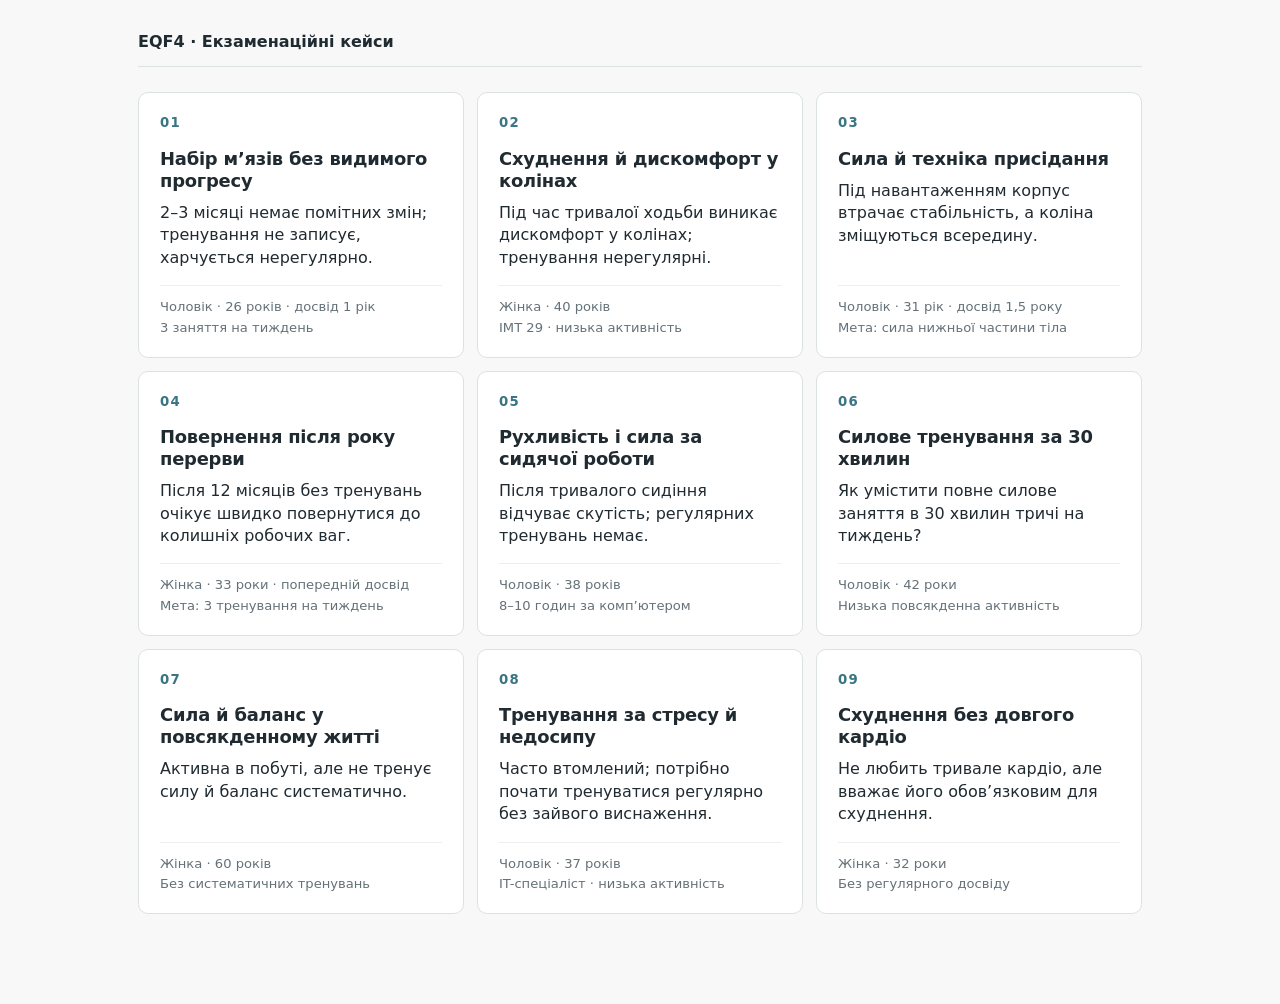
<file: index.html>
<!doctype html><html lang="uk"><head><meta charset="utf-8"><meta name="viewport" content="width=device-width, initial-scale=1"><meta name="color-scheme" content="light"><title>Головна · EQF4</title><link rel="stylesheet" href="style.css"></head><body><a class="skip" href="#content">Перейти до вмісту</a><main class="wrap" id="content"><header class="top"><a href="index.html">EQF4 · Екзаменаційні кейси</a></header><h1 class="sr-only">Екзаменаційні кейси EQF4</h1><nav aria-label="Список кейсів" class="grid"><a class="card" href="ticket-01.html"><span class="number">01</span><strong>Набір м’язів без видимого прогресу</strong><p class="situation">2–3 місяці немає помітних змін; тренування не записує, харчується нерегулярно.</p><p class="client"><span>Чоловік · 26 років · досвід 1 рік</span><span>3 заняття на тиждень</span></p></a><a class="card" href="ticket-02.html"><span class="number">02</span><strong>Схуднення й дискомфорт у колінах</strong><p class="situation">Під час тривалої ходьби виникає дискомфорт у колінах; тренування нерегулярні.</p><p class="client"><span>Жінка · 40 років</span><span>ІМТ 29 · низька активність</span></p></a><a class="card" href="ticket-03.html"><span class="number">03</span><strong>Сила й техніка присідання</strong><p class="situation">Під навантаженням корпус втрачає стабільність, а коліна зміщуються всередину.</p><p class="client"><span>Чоловік · 31 рік · досвід 1,5 року</span><span>Мета: сила нижньої частини тіла</span></p></a><a class="card" href="ticket-04.html"><span class="number">04</span><strong>Повернення після року перерви</strong><p class="situation">Після 12 місяців без тренувань очікує швидко повернутися до колишніх робочих ваг.</p><p class="client"><span>Жінка · 33 роки · попередній досвід</span><span>Мета: 3 тренування на тиждень</span></p></a><a class="card" href="ticket-05.html"><span class="number">05</span><strong>Рухливість і сила за сидячої роботи</strong><p class="situation">Після тривалого сидіння відчуває скутість; регулярних тренувань немає.</p><p class="client"><span>Чоловік · 38 років</span><span>8–10 годин за комп’ютером</span></p></a><a class="card" href="ticket-06.html"><span class="number">06</span><strong>Силове тренування за 30 хвилин</strong><p class="situation">Як умістити повне силове заняття в 30 хвилин тричі на тиждень?</p><p class="client"><span>Чоловік · 42 роки</span><span>Низька повсякденна активність</span></p></a><a class="card" href="ticket-07.html"><span class="number">07</span><strong>Сила й баланс у повсякденному житті</strong><p class="situation">Активна в побуті, але не тренує силу й баланс систематично.</p><p class="client"><span>Жінка · 60 років</span><span>Без систематичних тренувань</span></p></a><a class="card" href="ticket-08.html"><span class="number">08</span><strong>Тренування за стресу й недосипу</strong><p class="situation">Часто втомлений; потрібно почати тренуватися регулярно без зайвого виснаження.</p><p class="client"><span>Чоловік · 37 років</span><span>IT-спеціаліст · низька активність</span></p></a><a class="card" href="ticket-09.html"><span class="number">09</span><strong>Схуднення без довгого кардіо</strong><p class="situation">Не любить тривале кардіо, але вважає його обов’язковим для схуднення.</p><p class="client"><span>Жінка · 32 роки</span><span>Без регулярного досвіду</span></p></a></nav></main></body></html>
</file>
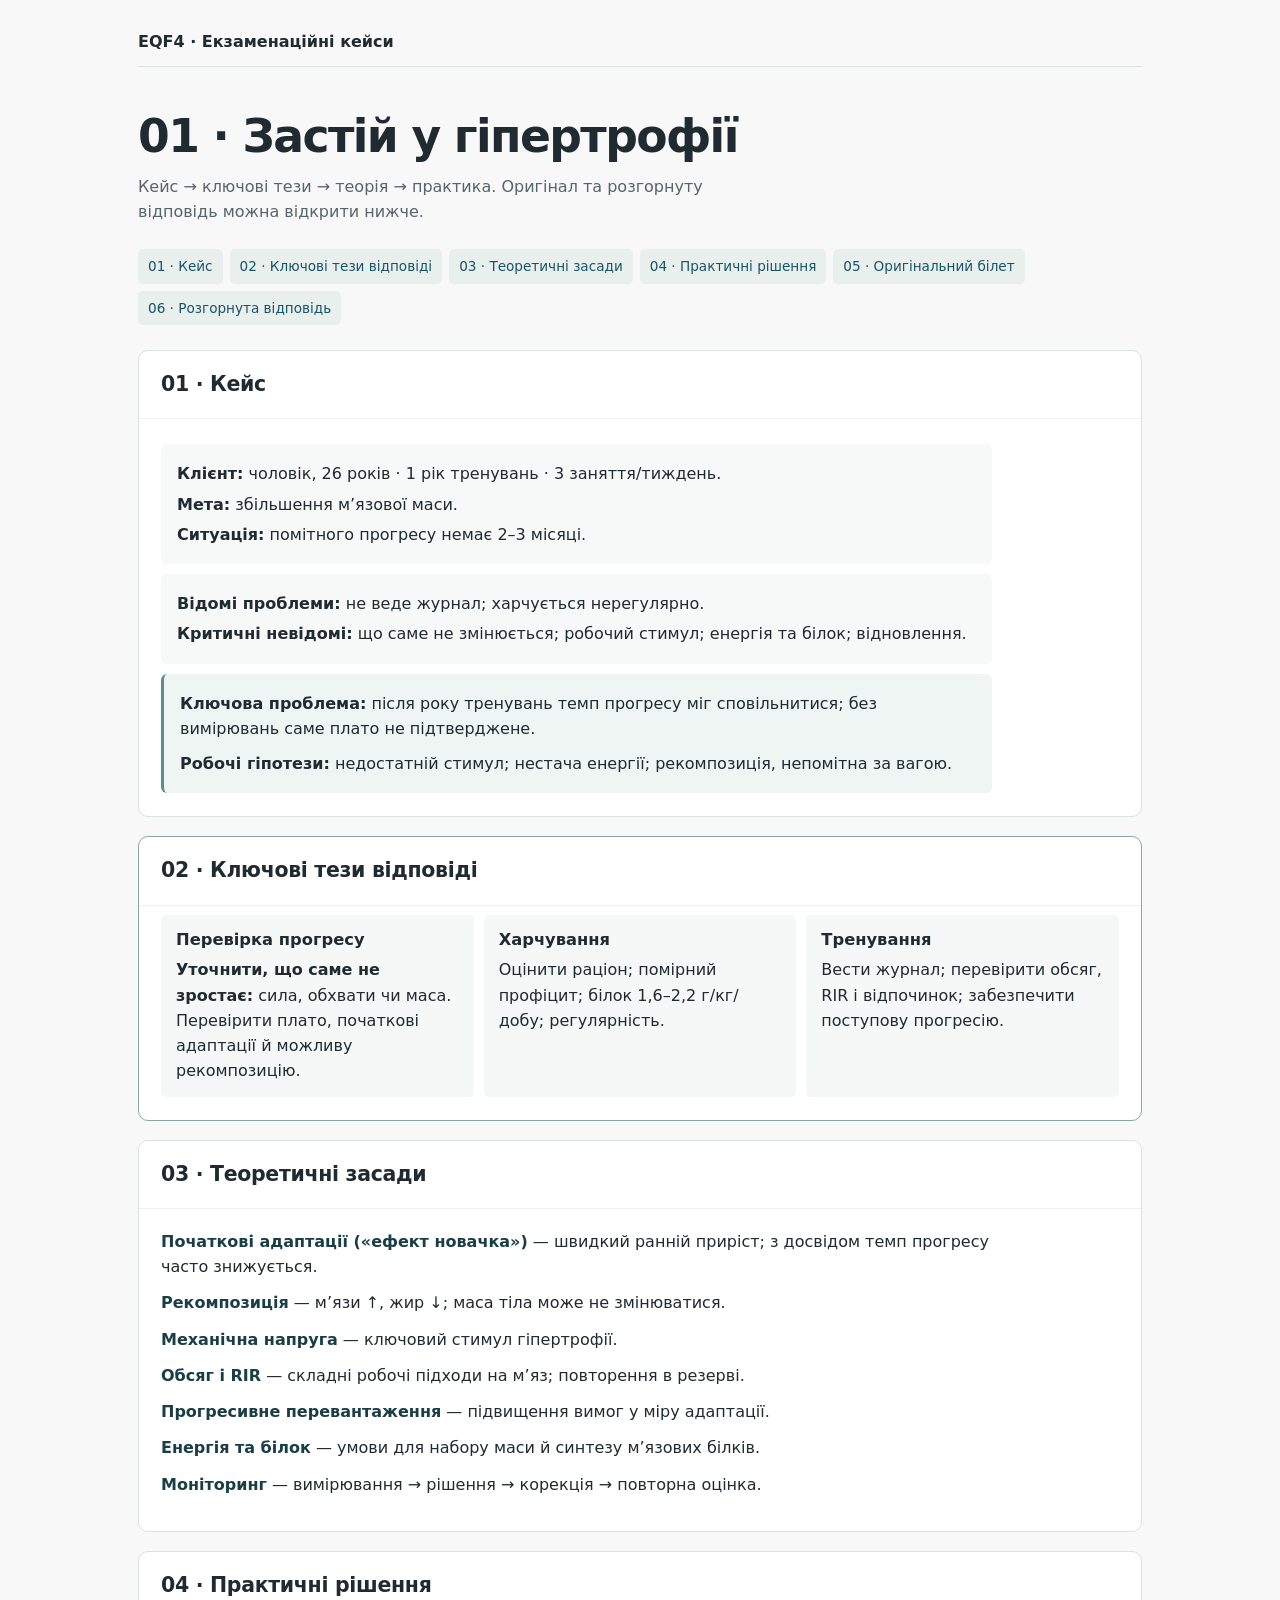
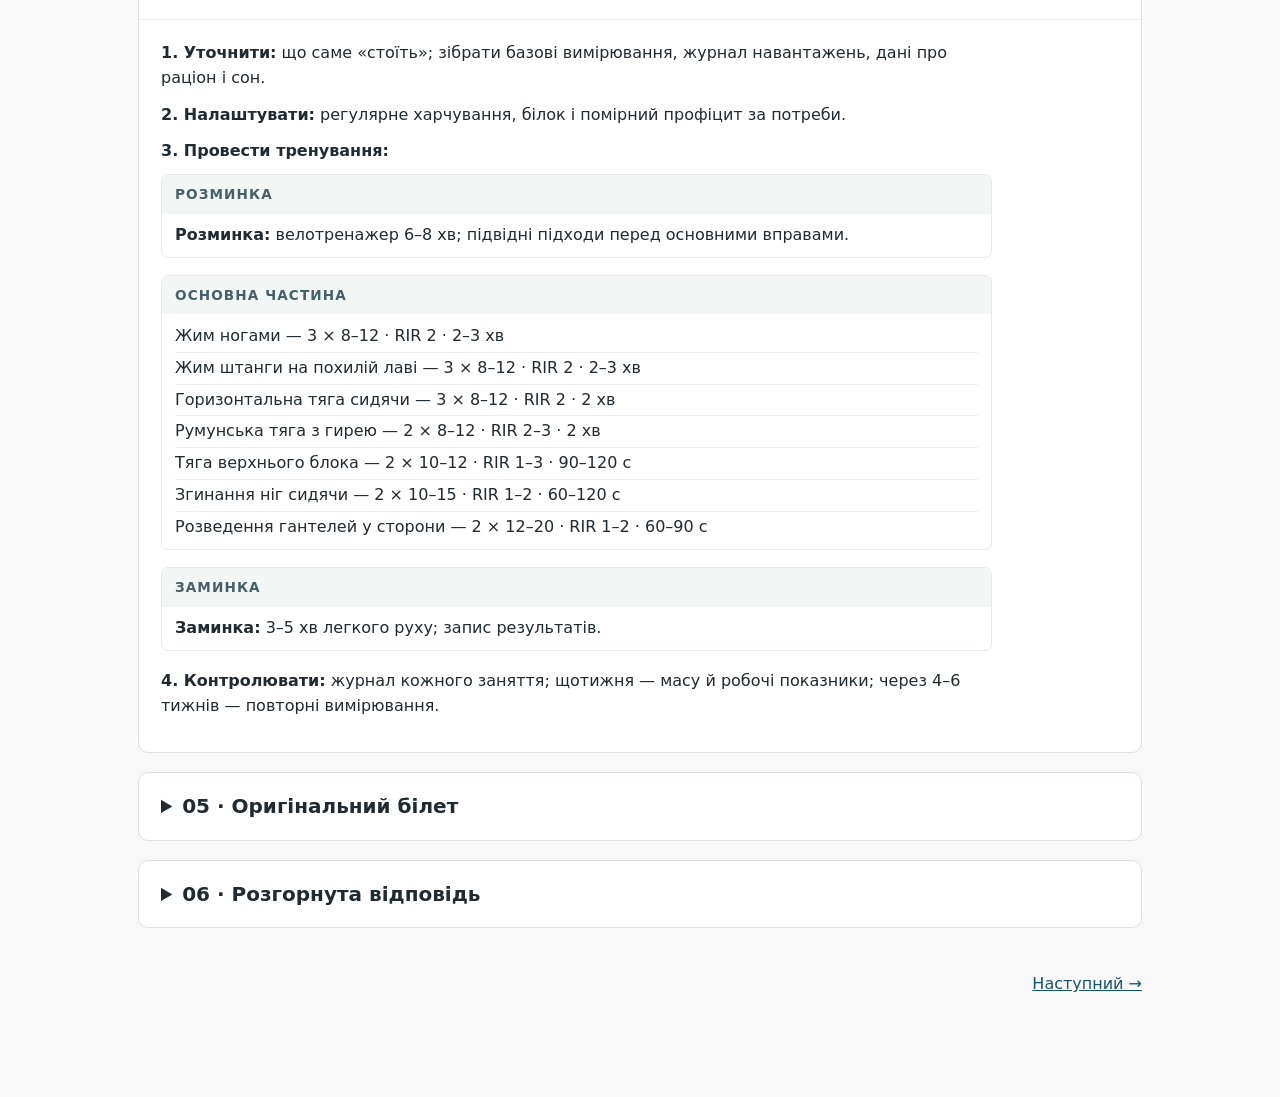
<file: ticket-01.html>
<!doctype html><html lang="uk"><head><meta charset="utf-8"><meta name="viewport" content="width=device-width, initial-scale=1"><meta name="color-scheme" content="light"><title>Застій у гіпертрофії · EQF4</title><link rel="stylesheet" href="style.css"></head><body><a class="skip" href="#content">Перейти до вмісту</a><main class="wrap" id="content"><header class="top"><a href="index.html">EQF4 · Екзаменаційні кейси</a></header><div class="case-page"><h1>01 · Застій у гіпертрофії</h1><p class="lead">Кейс → ключові тези → теорія → практика. Оригінал та розгорнуту відповідь можна відкрити нижче.</p><nav class="section-nav" aria-label="Розділи білета"><a href="#section-01">01 · Кейс</a><a href="#section-02">02 · Ключові тези відповіді</a><a href="#section-03">03 · Теоретичні засади</a><a href="#section-04">04 · Практичні рішення</a><a href="#section-05">05 · Оригінальний білет</a><a href="#section-06">06 · Розгорнута відповідь</a></nav><section class="panel " id="section-01"><h2>01 · Кейс</h2><div class="body"><div class="case-groups"><div class="case-group "><p data-source-index="5"><strong class="label">Клієнт:</strong> чоловік, 26 років · 1 рік тренувань · 3 заняття/тиждень.</p><p data-source-index="6"><strong class="label">Мета:</strong> збільшення м’язової маси.</p><p data-source-index="7"><strong class="label">Ситуація:</strong> помітного прогресу немає 2–3 місяці.</p></div><div class="case-group "><p data-source-index="8"><strong class="label">Відомі проблеми:</strong> не веде журнал; харчується нерегулярно.</p><p data-source-index="9"><strong class="label">Критичні невідомі:</strong> що саме не змінюється; робочий стимул; енергія та білок; відновлення.</p></div><div class="case-group case-group-critical"><p data-source-index="10" class="problem"><strong class="label">Ключова проблема:</strong> після року тренувань темп прогресу міг сповільнитися; без вимірювань саме плато не підтверджене.</p><p data-source-index="11" class="hypothesis"><strong class="label">Робочі гіпотези:</strong> недостатній стимул; нестача енергії; рекомпозиція, непомітна за вагою.</p></div></div></div></section><section class="panel key" id="section-02"><h2>02 · Ключові тези відповіді</h2><div class="body"><div class="group"><h3 data-source-index="13">Перевірка прогресу</h3><p data-source-index="14"><strong class="label">Уточнити, що саме не зростає:</strong> сила, обхвати чи маса. Перевірити плато, початкові адаптації й можливу рекомпозицію.</p></div><div class="group"><h3 data-source-index="15">Харчування</h3><p data-source-index="16">Оцінити раціон; помірний профіцит; білок 1,6–2,2 г/кг/добу; регулярність.</p></div><div class="group"><h3 data-source-index="17">Тренування</h3><p data-source-index="18">Вести журнал; перевірити обсяг, RIR і відпочинок; забезпечити поступову прогресію.</p></div></div></section><section class="panel " id="section-03"><h2>03 · Теоретичні засади</h2><div class="body"><p data-source-index="20"><strong class="theory-concept">Початкові адаптації («ефект новачка»)</strong> — швидкий ранній приріст; з досвідом темп прогресу часто знижується.</p><p data-source-index="21"><strong class="theory-concept">Рекомпозиція</strong> — м’язи ↑, жир ↓; маса тіла може не змінюватися.</p><p data-source-index="22"><strong class="theory-concept">Механічна напруга</strong> — ключовий стимул гіпертрофії.</p><p data-source-index="23"><strong class="theory-concept">Обсяг і RIR</strong> — складні робочі підходи на м’яз; повторення в резерві.</p><p data-source-index="24"><strong class="theory-concept">Прогресивне перевантаження</strong> — підвищення вимог у міру адаптації.</p><p data-source-index="25"><strong class="theory-concept">Енергія та білок</strong> — умови для набору маси й синтезу м’язових білків.</p><p data-source-index="26"><strong class="theory-concept">Моніторинг</strong> — вимірювання → рішення → корекція → повторна оцінка.</p></div></section><section class="panel " id="section-04"><h2>04 · Практичні рішення</h2><div class="body"><p data-source-index="28"><strong class="label">1. Уточнити:</strong> що саме «стоїть»; зібрати базові вимірювання, журнал навантажень, дані про раціон і сон.</p><p data-source-index="29"><strong class="label">2. Налаштувати:</strong> регулярне харчування, білок і помірний профіцит за потреби.</p><p data-source-index="30"><strong class="label">3. Провести тренування:</strong></p><div class="training"><h3>Розминка</h3><div class="lines"><p data-source-index="31"><strong class="label">Розминка:</strong> велотренажер 6–8 хв; підвідні підходи перед основними вправами.</p></div></div><div class="training"><h3>Основна частина</h3><div class="exercise-lines"><p data-source-index="32">Жим ногами — 3 × 8–12 · RIR 2 · 2–3 хв</p><p data-source-index="33">Жим штанги на похилій лаві — 3 × 8–12 · RIR 2 · 2–3 хв</p><p data-source-index="34">Горизонтальна тяга сидячи — 3 × 8–12 · RIR 2 · 2 хв</p><p data-source-index="35">Румунська тяга з гирею — 2 × 8–12 · RIR 2–3 · 2 хв</p><p data-source-index="36">Тяга верхнього блока — 2 × 10–12 · RIR 1–3 · 90–120 с</p><p data-source-index="37">Згинання ніг сидячи — 2 × 10–15 · RIR 1–2 · 60–120 с</p><p data-source-index="38">Розведення гантелей у сторони — 2 × 12–20 · RIR 1–2 · 60–90 с</p></div></div><div class="training"><h3>Заминка</h3><div class="lines"><p data-source-index="39"><strong class="label">Заминка:</strong> 3–5 хв легкого руху; запис результатів.</p></div></div><p data-source-index="40"><strong class="label">4. Контролювати:</strong> журнал кожного заняття; щотижня — масу й робочі показники; через 4–6 тижнів — повторні вимірювання.</p></div></section><section class="panel" id="section-05"><details><summary>05 · Оригінальний білет</summary><div class="body"><p data-source-index="42"><strong class="label">Кейс:</strong></p><p data-source-index="43">Чоловік, 26 років, тренується близько року. Його мета — збільшення м’язової маси. Останні 2–3 місяці результати практично не змінюються. Клієнт виконує тренування 3 рази на тиждень, однак не веде облік робочих ваг та кількості повторень. Харчування нерегулярне.</p><p data-source-index="44">Надайте рекомендації щодо харчування клієнта з огляду на його мету — набір м’язової маси — та застій у прогресі. Поясніть, який тип енергетичного балансу (профіцит) необхідний для гіпертрофії, яка оптимальна норма білка на кг ваги для відновлення м’язових волокон.</p><p data-source-index="45">Визначте, які показники необхідно оцінити, щоб зрозуміти причини відсутності прогресу. Опишіть, як ви будете контролювати зміни протягом наступного тренувального циклу.</p><p data-source-index="46">На основі мети клієнта та отриманої інформації розробіть і проведіть тренування, спрямоване на гіпертрофію. Побудуйте заняття з урахуванням необхідного обсягу, інтенсивності, діапазону повторень, пауз відпочинку та контролю близькості до відмови. Поясніть, як обрані параметри дозволять створити необхідний стимул для гіпертрофії.</p></div></details></section><section class="panel" id="section-06"><details><summary>06 · Розгорнута відповідь</summary><div class="body"><p data-source-index="48"><strong class="label">Центральне питання:</strong> що саме перестало прогресувати? Рік тренувань і суб’єктивне відчуття застою ще не доводять зупинку гіпертрофії. Тренер спочатку перевіряє динаміку, враховує сповільнення початкових адаптацій, а тоді коригує стимул, харчування й відновлення.</p><h3 data-source-index="49">1. Перевірка прогресу та причин плато</h3><p data-source-index="50"><strong class="label">Починаю із запитання:</strong> «Що саме не змінюється?» Маса тіла, зовнішній вигляд, обхвати, робочі ваги чи кількість повторень? Це різні показники. Незмінна маса не означає відсутності змін складу тіла: за рекомпозиції жирова маса може зменшуватися одночасно з приростом м’язової. Силові результати теж не є прямим вимірюванням гіпертрофії.</p><p data-source-index="51">Клієнт тренується близько року. На початку силових тренувань результати часто зростають швидко — завдяки вдосконаленню техніки, нервовій адаптації та подальшому розвитку м’язів. Ці швидкі початкові адаптації іноді називають «ефектом новачка». З досвідом прогрес закономірно сповільнюється, а стимул потребує точнішого керування. Один рік — не жорстка межа між новачком і тренованою людиною; вирішують фактичний досвід, якість програми й реакція на навантаження.</p><p data-source-index="52"><strong class="label">Перевіряю попередню програму:</strong> вправи, частоту, кількість достатньо складних робочих підходів на м’язову групу, ваги, повторення, RIR, паузи, техніку й регулярність занять. Додаю дані про сон, втому, повсякденну активність і харчування. Без журналу немає надійної бази, щоб підтвердити або спростувати плато.</p><p data-source-index="53"><strong class="label">Створюю вихідний профіль:</strong> кілька ранкових зважувань для середнього значення, обхвати за однаковим протоколом, за бажанням — порівнянні фото, результати ключових вправ (вага × повторення × підходи × RIR). Кожне тренування записуємо; щотижня аналізуємо тренд маси й робочих результатів. Через 4–6 тижнів повторюємо вимірювання. Якщо немає прогресу в навантаженнях — перевіряємо стимул і відновлення; якщо не зростає маса за мети набору — енергоспоживання. Не змінюємо все одночасно.</p><h3 data-source-index="54">2. Харчування для набору м’язової маси</h3><p data-source-index="55">М’язовий ріст підтримують силовий стимул, достатня енергія, білок і відновлення. Помірний профіцит калорій полегшує набір маси, але надлишок енергії сам по собі не гарантує приросту м’язів. Починаємо з перевірки фактичного харчування та тенденції маси тіла.</p><p data-source-index="56">Якщо енергії недостатньо для мети й клієнт не набирає масу, можна стартово підвищити раціон приблизно на 150–300 ккал/добу та перевірити результат. Це приклад кроку коригування: точну кількість визначаємо після оцінки поточного споживання, маси тіла й активності.</p><p data-source-index="57">Орієнтир із курсу щодо білка — 1,6–2,2 г/кг маси тіла на добу. Допомагаю налагодити регулярні прийоми їжі з білковими продуктами. Вуглеводи підтримують тренувальну працездатність; жири залишаються частиною повноцінного раціону. Ключова поведінкова проблема кейса — нерегулярність, тому потрібен режим, якого клієнт справді дотримується: звичні прийоми їжі, підготовлені продукти й зручні перекуси.</p><h3 data-source-index="58">3. Тренування та контроль наступного циклу</h3><p data-source-index="59">Зберігаємо три заняття на тиждень і розподіляємо достатній обсяг на основні м’язові групи. Для демонстрації проводжу одне повне тренування: 6–8 хв легкого велотренажера, коротка рухова підготовка й 1–3 підвідні сети перед складними вправами; потім 17 робочих підходів.</p><p data-source-index="60"><strong class="label">Основна частина:</strong> жим ногами — 3 × 8–12 (RIR 2, 2–3 хв); жим штанги на похилій лаві — 3 × 8–12 (RIR 2, 2–3 хв); горизонтальна тяга сидячи — 3 × 8–12 (RIR 2, 2 хв); румунська тяга з гирею — 2 × 8–12 (RIR 2–3, 2 хв); тяга верхнього блока — 2 × 10–12 (RIR 1–3, 90–120 с); згинання ніг сидячи — 2 × 10–15 (RIR 1–2, 60–120 с); розведення гантелей — 2 × 12–20 (RIR 1–2, 60–90 с). Заминка — 3–5 хв легкої активності й запис результатів.</p><p data-source-index="61">Вправи навантажують ноги, груди, спину й плечі. Гіпертрофія можлива за різних робочих ваг і діапазонів повторень, якщо підходи достатньо складні. RIR 2 — приблизно два повторення в резерві. Відмова в кожному підході не потрібна; адекватні паузи допомагають підтримати якість та обсяг роботи.</p><p data-source-index="62">17 робочих підходів — обсяг цього заняття, не норма на кожен м’яз. Тижневий обсяг оцінюємо за групами м’язів і коригуємо за реакцією клієнта; стартово можна розглядати близько 8–12 достатньо складних підходів на основні м’язові групи на тиждень. Інші два заняття доповнюють, а не сліпо дублюють перше.</p><p data-source-index="63"><strong class="label">Використовую подвійну прогресію:</strong> спочатку додаємо повторення в заданому діапазоні, потім — невеликий крок ваги за збереження техніки й цільового RIR. Журнал показує, чи зростає фактична тренувальна робота. Наступний цикл: перевірити прогрес → коригувати стимул → тренуватися → знову перевірити.</p></div></details></section><nav class="pager" aria-label="Навігація між кейсами"><span></span><a href="ticket-02.html">Наступний →</a></nav></div></main></body></html>
</file>
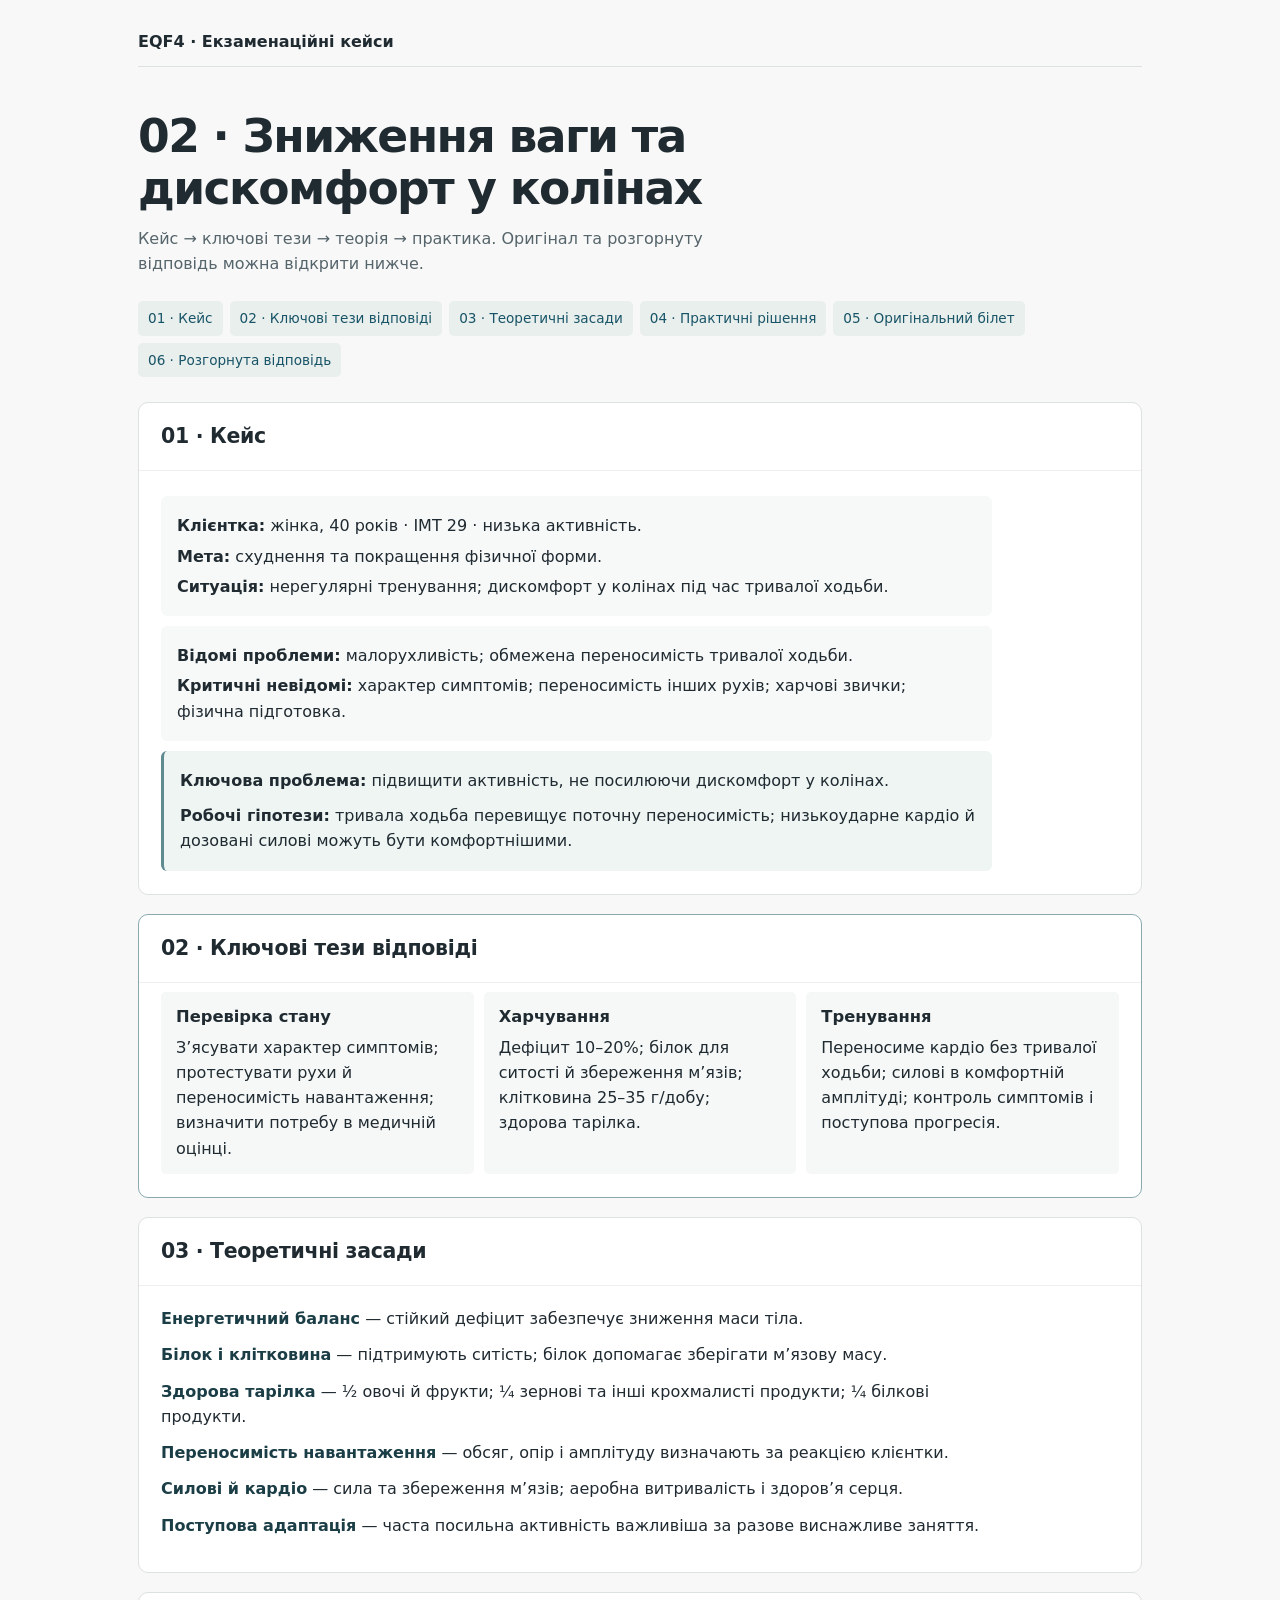
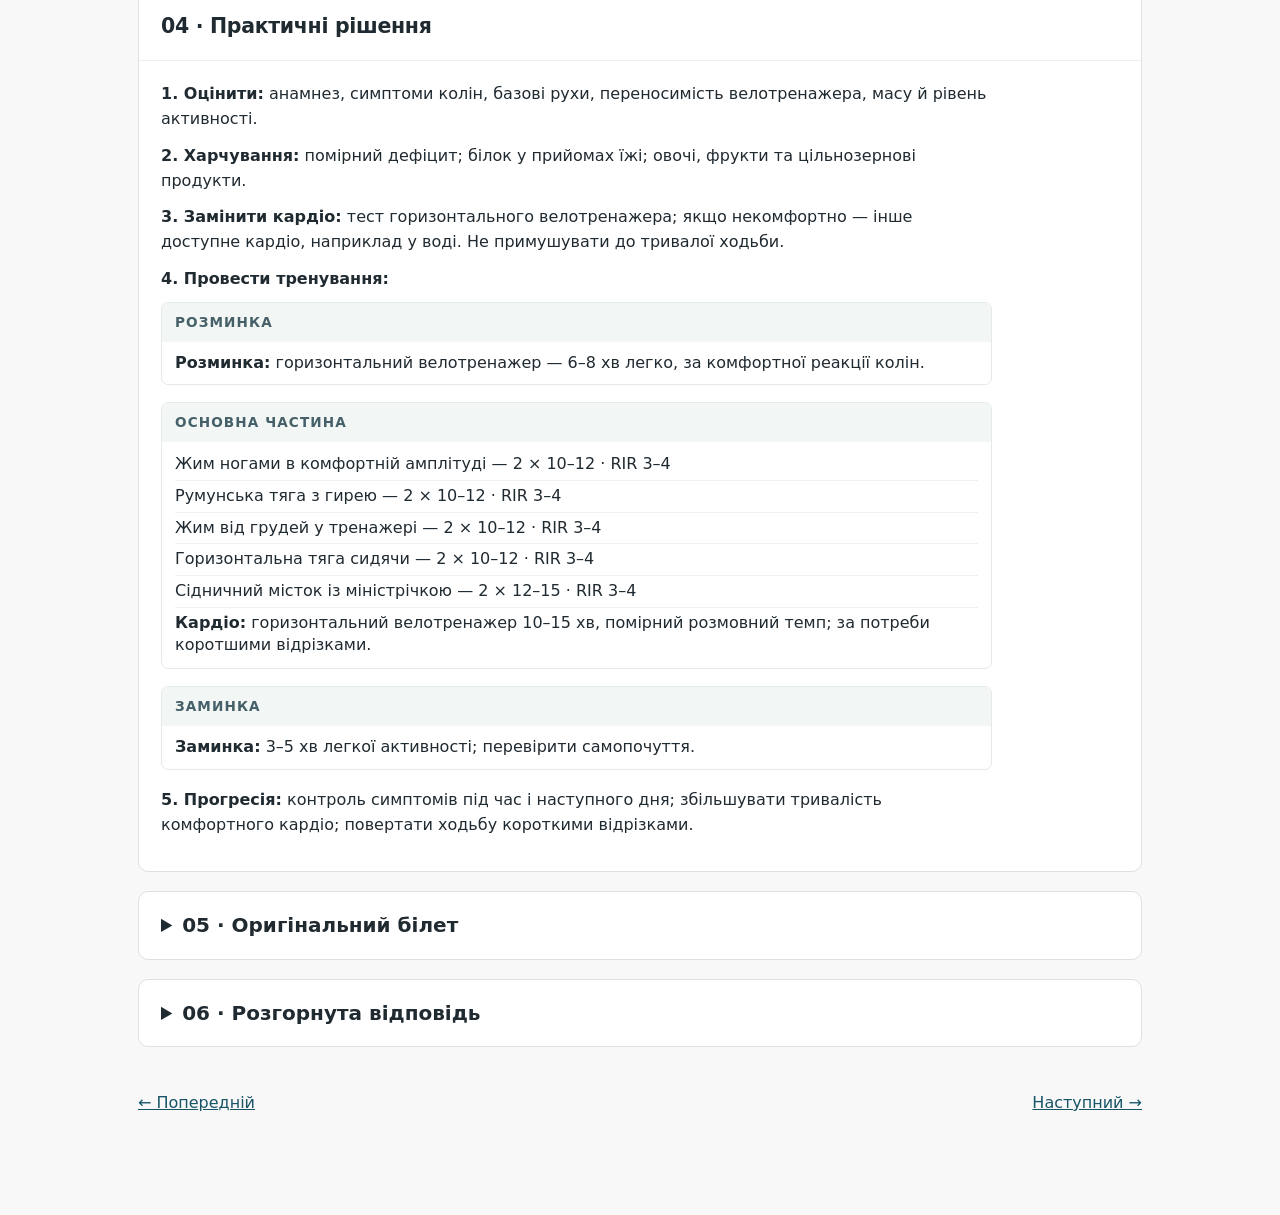
<file: ticket-02.html>
<!doctype html><html lang="uk"><head><meta charset="utf-8"><meta name="viewport" content="width=device-width, initial-scale=1"><meta name="color-scheme" content="light"><title>Зниження ваги та дискомфорт у колінах · EQF4</title><link rel="stylesheet" href="style.css"></head><body><a class="skip" href="#content">Перейти до вмісту</a><main class="wrap" id="content"><header class="top"><a href="index.html">EQF4 · Екзаменаційні кейси</a></header><div class="case-page"><h1>02 · Зниження ваги та дискомфорт у колінах</h1><p class="lead">Кейс → ключові тези → теорія → практика. Оригінал та розгорнуту відповідь можна відкрити нижче.</p><nav class="section-nav" aria-label="Розділи білета"><a href="#section-01">01 · Кейс</a><a href="#section-02">02 · Ключові тези відповіді</a><a href="#section-03">03 · Теоретичні засади</a><a href="#section-04">04 · Практичні рішення</a><a href="#section-05">05 · Оригінальний білет</a><a href="#section-06">06 · Розгорнута відповідь</a></nav><section class="panel " id="section-01"><h2>01 · Кейс</h2><div class="body"><div class="case-groups"><div class="case-group "><p data-source-index="72"><strong class="label">Клієнтка:</strong> жінка, 40 років · ІМТ 29 · низька активність.</p><p data-source-index="73"><strong class="label">Мета:</strong> схуднення та покращення фізичної форми.</p><p data-source-index="74"><strong class="label">Ситуація:</strong> нерегулярні тренування; дискомфорт у колінах під час тривалої ходьби.</p></div><div class="case-group "><p data-source-index="75"><strong class="label">Відомі проблеми:</strong> малорухливість; обмежена переносимість тривалої ходьби.</p><p data-source-index="76"><strong class="label">Критичні невідомі:</strong> характер симптомів; переносимість інших рухів; харчові звички; фізична підготовка.</p></div><div class="case-group case-group-critical"><p data-source-index="77" class="problem"><strong class="label">Ключова проблема:</strong> підвищити активність, не посилюючи дискомфорт у колінах.</p><p data-source-index="78" class="hypothesis"><strong class="label">Робочі гіпотези:</strong> тривала ходьба перевищує поточну переносимість; низькоударне кардіо й дозовані силові можуть бути комфортнішими.</p></div></div></div></section><section class="panel key" id="section-02"><h2>02 · Ключові тези відповіді</h2><div class="body"><div class="group"><h3 data-source-index="80">Перевірка стану</h3><p data-source-index="81">З’ясувати характер симптомів; протестувати рухи й переносимість навантаження; визначити потребу в медичній оцінці.</p></div><div class="group"><h3 data-source-index="82">Харчування</h3><p data-source-index="83">Дефіцит 10–20%; білок для ситості й збереження м’язів; клітковина 25–35 г/добу; здорова тарілка.</p></div><div class="group"><h3 data-source-index="84">Тренування</h3><p data-source-index="85">Переносиме кардіо без тривалої ходьби; силові в комфортній амплітуді; контроль симптомів і поступова прогресія.</p></div></div></section><section class="panel " id="section-03"><h2>03 · Теоретичні засади</h2><div class="body"><p data-source-index="87"><strong class="theory-concept">Енергетичний баланс</strong> — стійкий дефіцит забезпечує зниження маси тіла.</p><p data-source-index="88"><strong class="theory-concept">Білок і клітковина</strong> — підтримують ситість; білок допомагає зберігати м’язову масу.</p><p data-source-index="89"><strong class="theory-concept">Здорова тарілка</strong> — ½ овочі й фрукти; ¼ зернові та інші крохмалисті продукти; ¼ білкові продукти.</p><p data-source-index="90"><strong class="theory-concept">Переносимість навантаження</strong> — обсяг, опір і амплітуду визначають за реакцією клієнтки.</p><p data-source-index="91"><strong class="theory-concept">Силові й кардіо</strong> — сила та збереження м’язів; аеробна витривалість і здоров’я серця.</p><p data-source-index="92"><strong class="theory-concept">Поступова адаптація</strong> — часта посильна активність важливіша за разове виснажливе заняття.</p></div></section><section class="panel " id="section-04"><h2>04 · Практичні рішення</h2><div class="body"><p data-source-index="94"><strong class="label">1. Оцінити:</strong> анамнез, симптоми колін, базові рухи, переносимість велотренажера, масу й рівень активності.</p><p data-source-index="95"><strong class="label">2. Харчування:</strong> помірний дефіцит; білок у прийомах їжі; овочі, фрукти та цільнозернові продукти.</p><p data-source-index="96"><strong class="label">3. Замінити кардіо:</strong> тест горизонтального велотренажера; якщо некомфортно — інше доступне кардіо, наприклад у воді. Не примушувати до тривалої ходьби.</p><p data-source-index="97"><strong class="label">4. Провести тренування:</strong></p><div class="training"><h3>Розминка</h3><div class="lines"><p data-source-index="98"><strong class="label">Розминка:</strong> горизонтальний велотренажер — 6–8 хв легко, за комфортної реакції колін.</p></div></div><div class="training"><h3>Основна частина</h3><div class="exercise-lines"><p data-source-index="99">Жим ногами в комфортній амплітуді — 2 × 10–12 · RIR 3–4</p><p data-source-index="100">Румунська тяга з гирею — 2 × 10–12 · RIR 3–4</p><p data-source-index="101">Жим від грудей у тренажері — 2 × 10–12 · RIR 3–4</p><p data-source-index="102">Горизонтальна тяга сидячи — 2 × 10–12 · RIR 3–4</p><p data-source-index="103">Сідничний місток із міністрічкою — 2 × 12–15 · RIR 3–4</p><p data-source-index="104"><strong class="label">Кардіо:</strong> горизонтальний велотренажер 10–15 хв, помірний розмовний темп; за потреби коротшими відрізками.</p></div></div><div class="training"><h3>Заминка</h3><div class="lines"><p data-source-index="105"><strong class="label">Заминка:</strong> 3–5 хв легкої активності; перевірити самопочуття.</p></div></div><p data-source-index="106"><strong class="label">5. Прогресія:</strong> контроль симптомів під час і наступного дня; збільшувати тривалість комфортного кардіо; повертати ходьбу короткими відрізками.</p></div></section><section class="panel" id="section-05"><details><summary>05 · Оригінальний білет</summary><div class="body"><p data-source-index="108"><strong class="label">Кейс:</strong></p><p data-source-index="109">Жінка, 40 років, ІМТ 29. Має низьку щоденну фізичну активність і раніше тренувалася нерегулярно. Основна мета — поступове зниження маси тіла та покращення загальної фізичної форми. Під час тривалої ходьби клієнтка іноді відчуває дискомфорт у колінах.</p><p data-source-index="110">Надайте рекомендації щодо харчування для поступового та безпечного зниження маси тіла клієнтки з урахуванням її низької фізичної активності. Обґрунтуйте вибір помірного дефіциту калорій, поясніть роль білка та клітковини для контролю апетиту й ситості, а також принципи побудови раціону за методом «здорової тарілки».</p><p data-source-index="111">Проведіть оцінку фізичного стану клієнтки з урахуванням її мети та дискомфорту в колінах. Поясніть, які результати необхідно врахувати перед вибором силового та кардіонавантаження.</p><p data-source-index="112">Виходячи з мети клієнтки, її рівня підготовленості та результатів оцінки, розробіть і проведіть тренування для підвищення загальної фізичної активності та витрати енергії, не провокуючи дискомфорт у колінах. Продемонструйте повну структуру заняття та обґрунтуйте вибір вправ, інтенсивність і формат роботи. Покажіть, як ви будете контролювати реакцію клієнтки на навантаження та змінювати його в процесі тренування.</p></div></details></section><section class="panel" id="section-06"><details><summary>06 · Розгорнута відповідь</summary><div class="body"><p data-source-index="114"><strong class="label">Головне тренерське рішення:</strong> не примушувати клієнтку до тривалої ходьби, яка провокує дискомфорт. Підбираємо інше переносиме кардіо, зберігаємо силові, а схуднення забезпечуємо переважно харчовим дефіцитом. Коротку ходьбу поступово повертаємо за реакцією колін.</p><h3 data-source-index="115">1. Перевірка стану та рухових можливостей</h3><p data-source-index="116">Починаю зі скринінгу здоров’я, попередніх травм, звичної активності та досвіду тренувань. Уточнюю, де саме відчувається дискомфорт, коли він з’являється, як довго триває, чи залежить від сходів, присідань, ходьби або опору й чи залишається наступного дня. Окремо питаю про набряк, блокування, нестабільність та наслідки попередніх травм.</p><p data-source-index="117">ІМТ 29 і біль під час тривалої ходьби не пояснюють причину симптомів. При вираженому болю, набряку, неможливості опиратися на ногу, блокуванні, нестабільності або гарячому почервонілому суглобі потрібна медична оцінка. При повторюваному чи наростаючому дискомфорті — планове направлення до лікаря або фізичного терапевта.</p><p data-source-index="118">Для стартової функціональної оцінки використовую вставання зі стільця, контрольоване присідання в доступній амплітуді, баланс і коротку ходьбу. Окремо пробую кілька хвилин на горизонтальному велотренажері з малим опором. Дивлюся на техніку, доступний рух, RPE та реакцію колін. Максимальне силове тестування тут не потрібне.</p><p data-source-index="119"><strong class="label">Фіксую вихідні показники:</strong> середню масу тіла, обхват талії, звичну кількість активних хвилин, переносиму тривалість кардіо, результати простих силових рухів і симптоми під час та наступного дня. Саме результати тестів визначають вибір вправ, амплітуду, інтенсивність і тривалість.</p><h3 data-source-index="120">2. Харчування для поступового зниження маси</h3><p data-source-index="121">Основа схуднення — стійкий дефіцит енергії. Стартовий орієнтир із курсу: приблизно 10–20% нижче підтримувальної калорійності з подальшим коригуванням за тенденцією маси тіла. Оскільки активність низька, пріоритет — зміна харчових звичок і порцій, а не спроба «відпрацювати» зайві калорії тривалим кардіо.</p><p data-source-index="122">Білок підтримує насичення та допомагає зберігати м’язову масу під час дефіциту в поєднанні із силовими вправами. Клітковина збільшує об’єм раціону, сприяє ситості й підтримує травлення; орієнтир у лекціях — 25–35 г/добу. Практичні джерела: овочі, фрукти, бобові й цільнозернові продукти.</p><p data-source-index="123"><strong class="label">Метод здорової тарілки:</strong> половина — овочі й фрукти, чверть — цільнозернові чи інші крохмалисті продукти, чверть — джерела білка; додаємо помірно жири та воду як основний напій. Це зручний спосіб будувати регулярний раціон без обов’язкового зважування кожної страви. Перевіряю тенденцію ваги, талії, голод і виконання домовленостей.</p><h3 data-source-index="124">3. Як вирішуємо проблему з тривалою ходьбою</h3><p data-source-index="125">Кардіо не скасовуємо. Перший варіант — горизонтальний велотренажер із легким опором: він дає аеробне навантаження без необхідності довго переносити вагу тіла на ноги. Проте це не гарантує відсутності болю: перевіряємо налаштування сидіння, доступну амплітуду та реакцію колін.</p><p data-source-index="126">Якщо велосипед провокує симптоми, зменшую опір або час; якщо це не допомагає — обираю іншу переносиму активність, наприклад плавання чи аквааеробіку, за доступності. Для початку достатньо 10–15 хв комфортного кардіо або кількох коротших блоків. Орієнтир інтенсивності — розмовний темп. Контролюю стан під час роботи та наступного дня.</p><p data-source-index="127">До ходьби повертаюся не через примусове проходження заданої дистанції, а через короткі відрізки, що не спричиняють наростання або стійкого погіршення симптомів. Тривалість і частоту поступово збільшую за переносимістю. Таким чином ми зберігаємо аеробний компонент програми й паралельно розвиваємо здатність ходити довше.</p><h3 data-source-index="128">4. Повне тренування та прогресія</h3><p data-source-index="129"><strong class="label">Заняття 40–50 хв:</strong> 6–8 хв легкого велотренажера для розминки; далі 5 силових вправ із двома робочими підходами кожна, після них — 10–15 хв помірного кардіо та 3–5 хв заминки.</p><p data-source-index="130"><strong class="label">Силова частина:</strong> жим ногами 2 × 10–12 у комфортній амплітуді; румунська тяга з гирею 2 × 10–12; жим від грудей у тренажері 2 × 10–12; горизонтальна тяга сидячи 2 × 10–12; сідничний місток із міністрічкою 2 × 12–15. Початково орієнтуюся на RIR 3–4, паузи близько 60–90 с. Якщо жим ногами провокує коліна, змінюю опір і амплітуду або замінюю вправу на переносиму альтернативу.</p><p data-source-index="131">Кардіо після силової частини — горизонтальний велотренажер у помірному розмовному темпі; за потреби розбиваю час на короткі інтервали. Заминка — легкий рух і оцінка самопочуття. Під час заняття контролюю техніку, RPE, локальні симптоми й втому: при наростанні болю знижую інтенсивність або припиняю проблемну вправу.</p><p data-source-index="132">Перші тижні завдання — сформувати регулярність і знайти переносимий обсяг. Далі поступово додаю активні хвилини та силову роботу. Довгострокова орієнтація для дорослих — щонайменше 150 хв помірної аеробної активності й два дні силової роботи на тиждень, але початковий обсяг менший і залежить від стану клієнтки. Відстежую вагу, талію, активні хвилини, переносимість навантаження та динаміку симптомів.</p><p data-source-index="133"><strong class="label">Підсумок:</strong> помірний дефіцит знижує масу; силові підтримують м’язи й функціональність; переносиме кардіо розвиває витривалість; коротка ходьба поступово повертається. Медичне направлення — інструмент безпеки, а не заміна тренерської стратегії.</p></div></details></section><nav class="pager" aria-label="Навігація між кейсами"><a href="ticket-01.html">← Попередній</a><a href="ticket-03.html">Наступний →</a></nav></div></main></body></html>
</file>
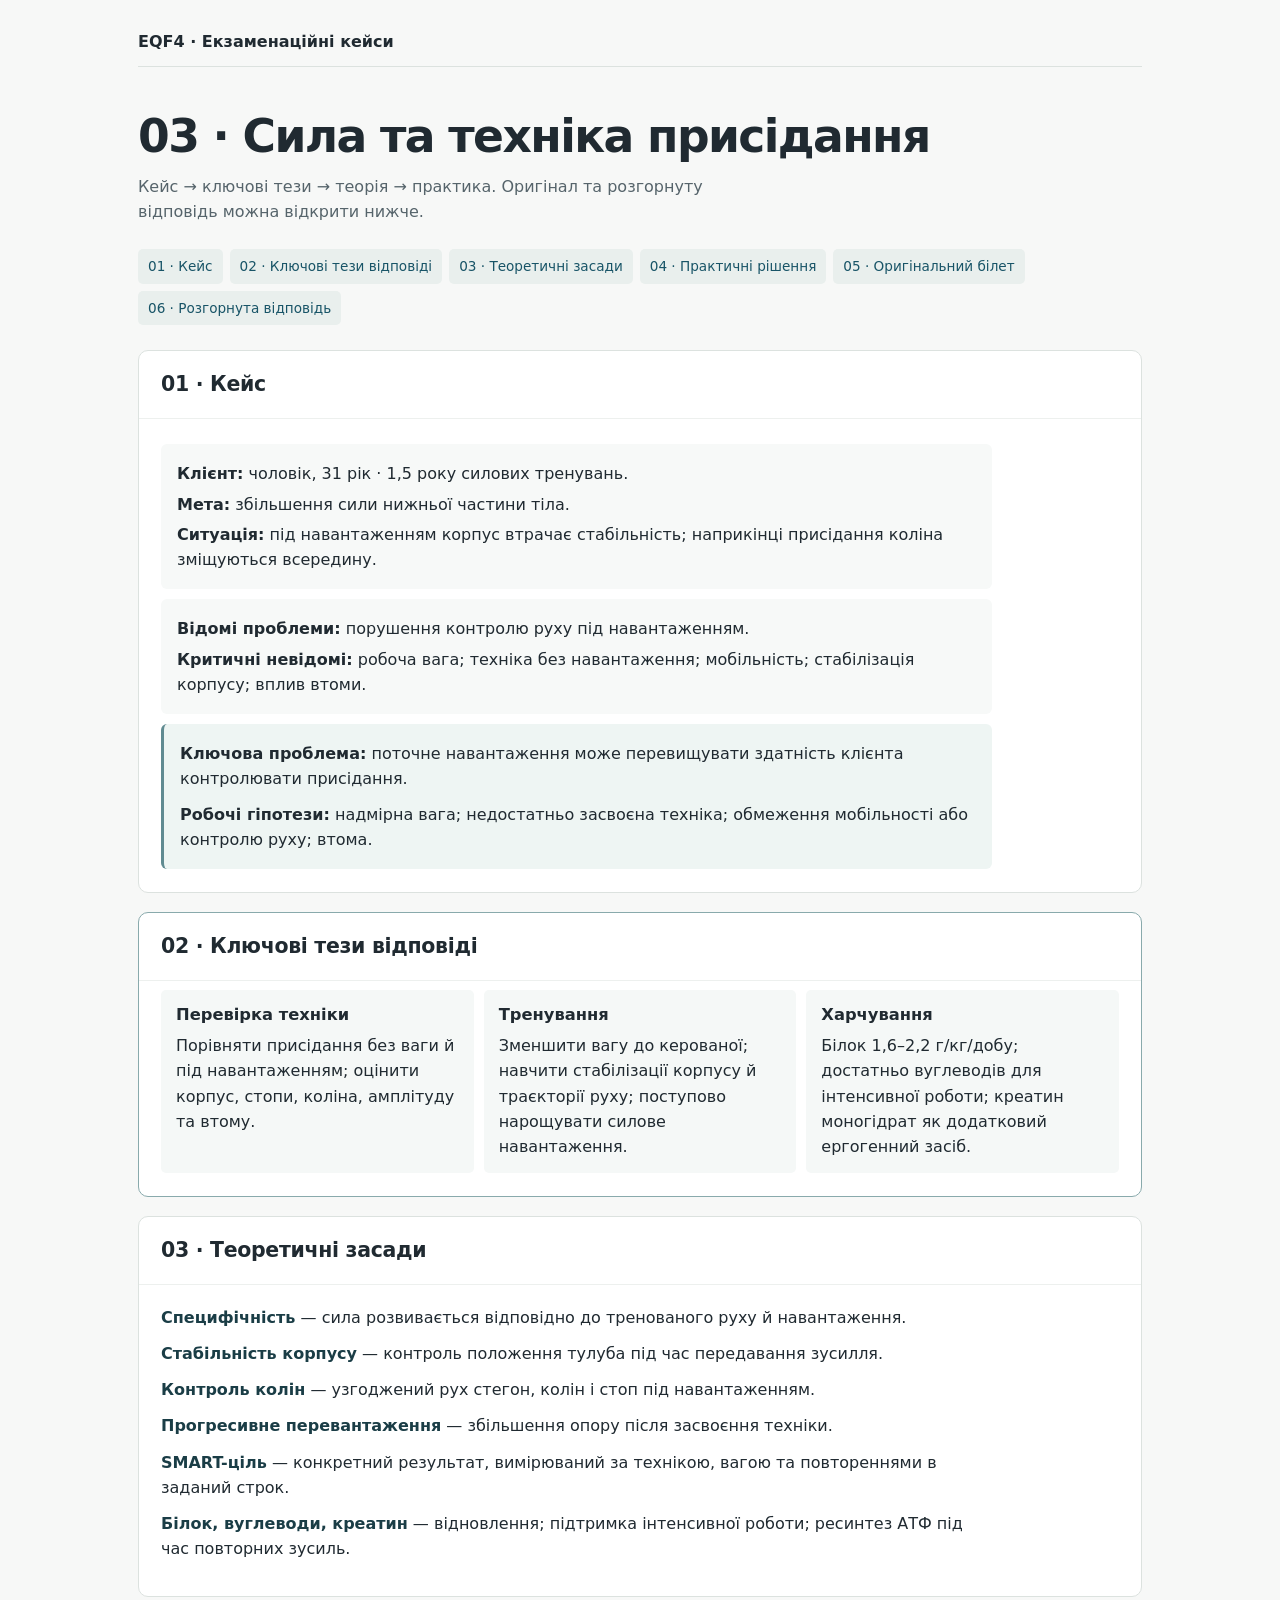
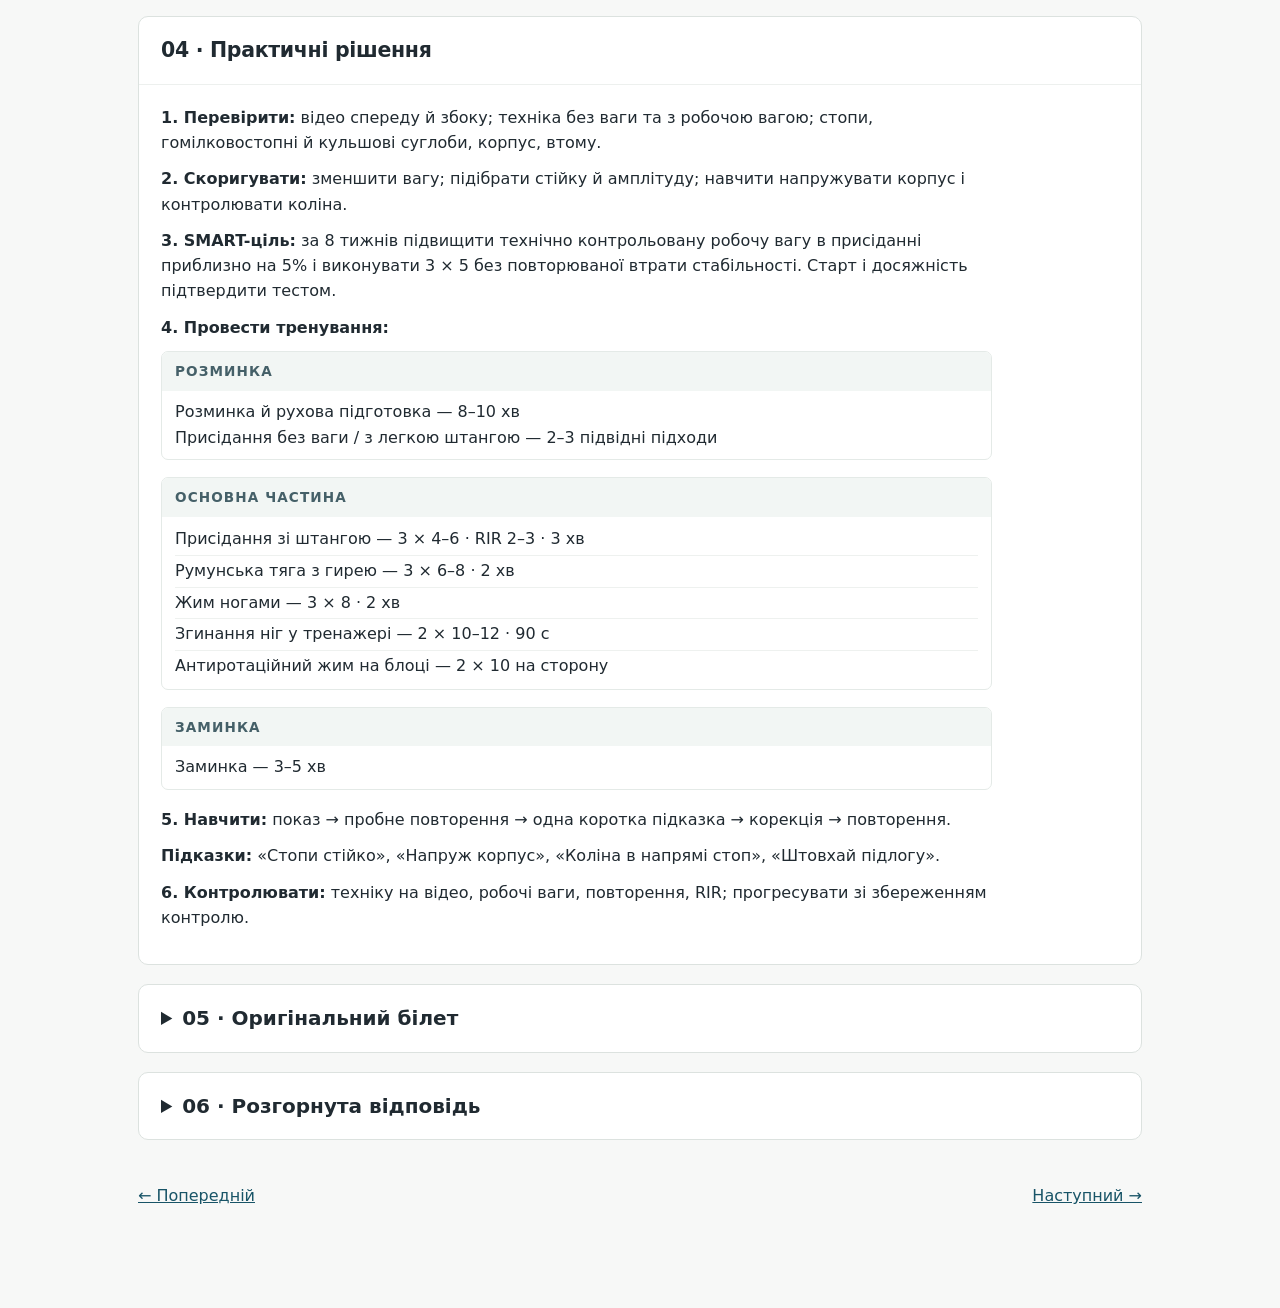
<file: ticket-03.html>
<!doctype html><html lang="uk"><head><meta charset="utf-8"><meta name="viewport" content="width=device-width, initial-scale=1"><meta name="color-scheme" content="light"><title>Сила та техніка присідання · EQF4</title><link rel="stylesheet" href="style.css"></head><body><a class="skip" href="#content">Перейти до вмісту</a><main class="wrap" id="content"><header class="top"><a href="index.html">EQF4 · Екзаменаційні кейси</a></header><div class="case-page"><h1>03 · Сила та техніка присідання</h1><p class="lead">Кейс → ключові тези → теорія → практика. Оригінал та розгорнуту відповідь можна відкрити нижче.</p><nav class="section-nav" aria-label="Розділи білета"><a href="#section-01">01 · Кейс</a><a href="#section-02">02 · Ключові тези відповіді</a><a href="#section-03">03 · Теоретичні засади</a><a href="#section-04">04 · Практичні рішення</a><a href="#section-05">05 · Оригінальний білет</a><a href="#section-06">06 · Розгорнута відповідь</a></nav><section class="panel " id="section-01"><h2>01 · Кейс</h2><div class="body"><div class="case-groups"><div class="case-group "><p data-source-index="142"><strong class="label">Клієнт:</strong> чоловік, 31 рік · 1,5 року силових тренувань.</p><p data-source-index="143"><strong class="label">Мета:</strong> збільшення сили нижньої частини тіла.</p><p data-source-index="144"><strong class="label">Ситуація:</strong> під навантаженням корпус втрачає стабільність; наприкінці присідання коліна зміщуються всередину.</p></div><div class="case-group "><p data-source-index="145"><strong class="label">Відомі проблеми:</strong> порушення контролю руху під навантаженням.</p><p data-source-index="146"><strong class="label">Критичні невідомі:</strong> робоча вага; техніка без навантаження; мобільність; стабілізація корпусу; вплив втоми.</p></div><div class="case-group case-group-critical"><p data-source-index="147" class="problem"><strong class="label">Ключова проблема:</strong> поточне навантаження може перевищувати здатність клієнта контролювати присідання.</p><p data-source-index="148" class="hypothesis"><strong class="label">Робочі гіпотези:</strong> надмірна вага; недостатньо засвоєна техніка; обмеження мобільності або контролю руху; втома.</p></div></div></div></section><section class="panel key" id="section-02"><h2>02 · Ключові тези відповіді</h2><div class="body"><div class="group"><h3 data-source-index="150">Перевірка техніки</h3><p data-source-index="151">Порівняти присідання без ваги й під навантаженням; оцінити корпус, стопи, коліна, амплітуду та втому.</p></div><div class="group"><h3 data-source-index="152">Тренування</h3><p data-source-index="153">Зменшити вагу до керованої; навчити стабілізації корпусу й траєкторії руху; поступово нарощувати силове навантаження.</p></div><div class="group"><h3 data-source-index="154">Харчування</h3><p data-source-index="155">Білок 1,6–2,2 г/кг/добу; достатньо вуглеводів для інтенсивної роботи; креатин моногідрат як додатковий ергогенний засіб.</p></div></div></section><section class="panel " id="section-03"><h2>03 · Теоретичні засади</h2><div class="body"><p data-source-index="157"><strong class="theory-concept">Специфічність</strong> — сила розвивається відповідно до тренованого руху й навантаження.</p><p data-source-index="158"><strong class="theory-concept">Стабільність корпусу</strong> — контроль положення тулуба під час передавання зусилля.</p><p data-source-index="159"><strong class="theory-concept">Контроль колін</strong> — узгоджений рух стегон, колін і стоп під навантаженням.</p><p data-source-index="160"><strong class="theory-concept">Прогресивне перевантаження</strong> — збільшення опору після засвоєння техніки.</p><p data-source-index="161"><strong class="theory-concept">SMART-ціль</strong> — конкретний результат, вимірюваний за технікою, вагою та повтореннями в заданий строк.</p><p data-source-index="162"><strong class="theory-concept">Білок, вуглеводи, креатин</strong> — відновлення; підтримка інтенсивної роботи; ресинтез АТФ під час повторних зусиль.</p></div></section><section class="panel " id="section-04"><h2>04 · Практичні рішення</h2><div class="body"><p data-source-index="164"><strong class="label">1. Перевірити:</strong> відео спереду й збоку; техніка без ваги та з робочою вагою; стопи, гомілковостопні й кульшові суглоби, корпус, втому.</p><p data-source-index="165"><strong class="label">2. Скоригувати:</strong> зменшити вагу; підібрати стійку й амплітуду; навчити напружувати корпус і контролювати коліна.</p><p data-source-index="166"><strong class="label">3. SMART-ціль:</strong> за 8 тижнів підвищити технічно контрольовану робочу вагу в присіданні приблизно на 5% і виконувати 3 × 5 без повторюваної втрати стабільності. Старт і досяжність підтвердити тестом.</p><p data-source-index="167"><strong class="label">4. Провести тренування:</strong></p><div class="training"><h3>Розминка</h3><div class="lines"><p data-source-index="168">Розминка й рухова підготовка — 8–10 хв</p><p data-source-index="169">Присідання без ваги / з легкою штангою — 2–3 підвідні підходи</p></div></div><div class="training"><h3>Основна частина</h3><div class="exercise-lines"><p data-source-index="170">Присідання зі штангою — 3 × 4–6 · RIR 2–3 · 3 хв</p><p data-source-index="171">Румунська тяга з гирею — 3 × 6–8 · 2 хв</p><p data-source-index="172">Жим ногами — 3 × 8 · 2 хв</p><p data-source-index="173">Згинання ніг у тренажері — 2 × 10–12 · 90 с</p><p data-source-index="174">Антиротаційний жим на блоці — 2 × 10 на сторону</p></div></div><div class="training"><h3>Заминка</h3><div class="lines"><p data-source-index="175">Заминка — 3–5 хв</p></div></div><p data-source-index="176"><strong class="label">5. Навчити:</strong> показ → пробне повторення → одна коротка підказка → корекція → повторення.</p><p data-source-index="177"><strong class="label">Підказки:</strong> «Стопи стійко», «Напруж корпус», «Коліна в напрямі стоп», «Штовхай підлогу».</p><p data-source-index="178"><strong class="label">6. Контролювати:</strong> техніку на відео, робочі ваги, повторення, RIR; прогресувати зі збереженням контролю.</p></div></section><section class="panel" id="section-05"><details><summary>05 · Оригінальний білет</summary><div class="body"><p data-source-index="180">Чоловік, 31 рік, має 1,5 року досвіду силових тренувань. Хоче збільшити силу нижньої частини тіла. Під час виконання присідання з навантаженням втрачає стабільне положення корпусу та в останній фазі руху зміщує коліна всередину.</p><p data-source-index="181">Надайте рекомендації щодо харчування клієнта, метою якого є розвиток сили нижньої частини тіла. Обґрунтуйте оптимальну норму споживання білка для ремонту м’язових волокон після силового навантаження, поясніть роль вуглеводів у підтримці інтенсивності тренувань та роль креатину моногідрату як ергогенного засобу для силових видів спорту.</p><p data-source-index="182">Проаналізуйте техніку присідання клієнта. Визначте, які компоненти руху необхідно оцінити додатково та як результати оцінки вплинуть на вибір вправ і навантаження. Сформулюйте для нього SMART-ціль відповідно до його запиту та поясніть, за якими критеріями ви будете визначати її досяжність і контролювати прогрес.</p><p data-source-index="183">Виходячи з мети клієнта та виявлених проблем у техніці присідання, розробіть і проведіть тренування для нижньої частини тіла, спрямоване на розвиток сили та покращення техніки присідання. Покажіть, як ви навчатимете клієнта правильному виконанню руху, які словесні підказки використовуватимете та як будете коригувати виявлені помилки.</p></div></details></section><section class="panel" id="section-06"><details><summary>06 · Розгорнута відповідь</summary><div class="body"><h3 data-source-index="185">1. Аналіз техніки та причин порушення руху</h3><p data-source-index="186">Перший крок — визначити, чи справді основною проблемою є недостатня сила, чи клієнт поки не може реалізувати її в технічно контрольованому присіданні.</p><p data-source-index="187"><strong class="label">Спостерігаю рух спереду й збоку:</strong> положення стоп, колін, таза та корпусу, глибину, рівновагу, траєкторію штанги й стабільність протягом усього повторення. Порівнюю присідання без навантаження, з легкою штангою і з робочою вагою. Важливо встановити, на якому навантаженні та в якій фазі виникає проблема.</p><p data-source-index="188">Додатково оцінюю доступне тильне згинання гомілковостопного суглоба, рухливість кульшових суглобів, контроль стопи, уміння стабілізувати тулуб і вплив втоми.</p><p data-source-index="189">Зміщення колін усередину можна описати як прояв динамічного вальгусу. Але саме спостереження не доводить слабкості конкретного м’яза або високого ризику травми. Потрібно перевірити, чи це незначна індивідуальна особливість руху, чи повторювана втрата контролю, яка зростає під навантаженням.</p><p data-source-index="190">Якщо рух погіршується лише зі збільшенням ваги, передусім зменшую опір і відновлюю техніку. Якщо проблема помітна навіть без навантаження, детальніше працюю з руховою навичкою, амплітудою та координацією.</p><h3 data-source-index="191">2. Тренування для сили й техніки</h3><p data-source-index="192">Присідання ставлю на початок основної частини, коли клієнт ще не втомлений. Спочатку демонструю рух і даю виконати кілька повторень без ваги або з легкою штангою.</p><p data-source-index="193">Навчаю клієнта створювати стійку опору стопами, напружувати м’язи корпусу перед рухом і зберігати контрольоване положення тулуба. Визначаю відповідну постановку стоп і глибину, за яких техніка залишається стабільною.</p><p data-source-index="194">Використовую короткі словесні підказки по одній за раз: «Стопи стійко», «Напруж корпус», «Коліна в напрямі стоп», «Штовхай підлогу». За потреби показую відео виконання та пропоную повторити рух із конкретною корекцією.</p><p data-source-index="195">Основна силова вправа — присідання зі штангою, 3 підходи по 4–6 повторень, приблизно 2–3 повторення в резерві, паузи близько 3 хвилин. Це початкова схема після вибору технічно контрольованої ваги. Коли клієнт стабільно контролює рух, можна переходити до важчих навантажень, характерних для розвитку максимальної сили.</p><p data-source-index="196"><strong class="label">Допоміжні вправи:</strong> румунська тяга з гирею для розгиначів стегна, жим ногами для додаткової силової роботи, згинання ніг для задньої поверхні стегна та антиротаційний жим для контролю корпусу.</p><p data-source-index="197">Вправи не призначаються автоматично для «виправлення слабких сідниць» чи іншої неперевіреної причини. Кожна має доповнювати конкретний результат оцінювання.</p><p data-source-index="198">Прогресію будую через якісне виконання: спершу стабільні повторення, потім невелике збільшення ваги. Якщо контроль погіршується, залишаю або знижую навантаження та повторно аналізую техніку.</p><h3 data-source-index="199">3. SMART-ціль і моніторинг</h3><p data-source-index="200"><strong class="label">Приклад цілі:</strong> протягом восьми тижнів підвищити робочу вагу технічно контрольованого присідання приблизно на 5%, зберігши виконання 3 × 5 із передбачуваною траєкторією та стабільним корпусом.</p><p data-source-index="201">Конкретність — присідання зі штангою; вимірюваність — вага, підходи, повторення й відео; досяжність — підтверджена вихідним тестом; релевантність — розвиток сили ніг; строк — вісім тижнів.</p><p data-source-index="202">Спочатку визначаю технічно прийнятну стартову вагу. Щотижня відстежую робочі сети, RIR та характер повторюваних технічних помилок. Відео записую в порівнянних умовах.</p><p data-source-index="203">Оцінюю не лише більшу вагу на штанзі, а й здатність виконати її без погіршення контролю. Так відокремлюю реальний розвиток сили від простого підвищення ваги ціною техніки.</p><h3 data-source-index="204">4. Харчування та підтримка силової роботи</h3><p data-source-index="205">Для розвитку сили необхідні достатнє загальне споживання енергії, білок і систематичні тренування.</p><p data-source-index="206">Практичний білковий орієнтир із курсу — приблизно 1,6–2,2 г/кг маси тіла на добу. Білок забезпечує амінокислоти для синтезу й відновлення м’язових білків після навантаження.</p><p data-source-index="207">Вуглеводи допомагають підтримувати запаси глікогену, працездатність і якість повторних інтенсивних підходів. Їхнє значення зростає зі збільшенням тренувального обсягу та частоти занять.</p><p data-source-index="208">Креатин моногідрат підвищує внутрішньом’язові запаси креатину й креатинфосфату, підтримуючи швидкий ресинтез АТФ під час коротких інтенсивних зусиль. У матеріалах курсу наводиться стандартний практичний режим 3–5 г/добу. Він може поліпшувати результативність повторних силових зусиль, але не замінює тренування, харчування й техніку.</p><p data-source-index="209"><strong class="label">Підсумок:</strong> знайти причину втрати контролю → навчити стабільного присідання → поступово розвивати силу → перевіряти результат за вагою та якістю руху.</p></div></details></section><nav class="pager" aria-label="Навігація між кейсами"><a href="ticket-02.html">← Попередній</a><a href="ticket-04.html">Наступний →</a></nav></div></main></body></html>
</file>
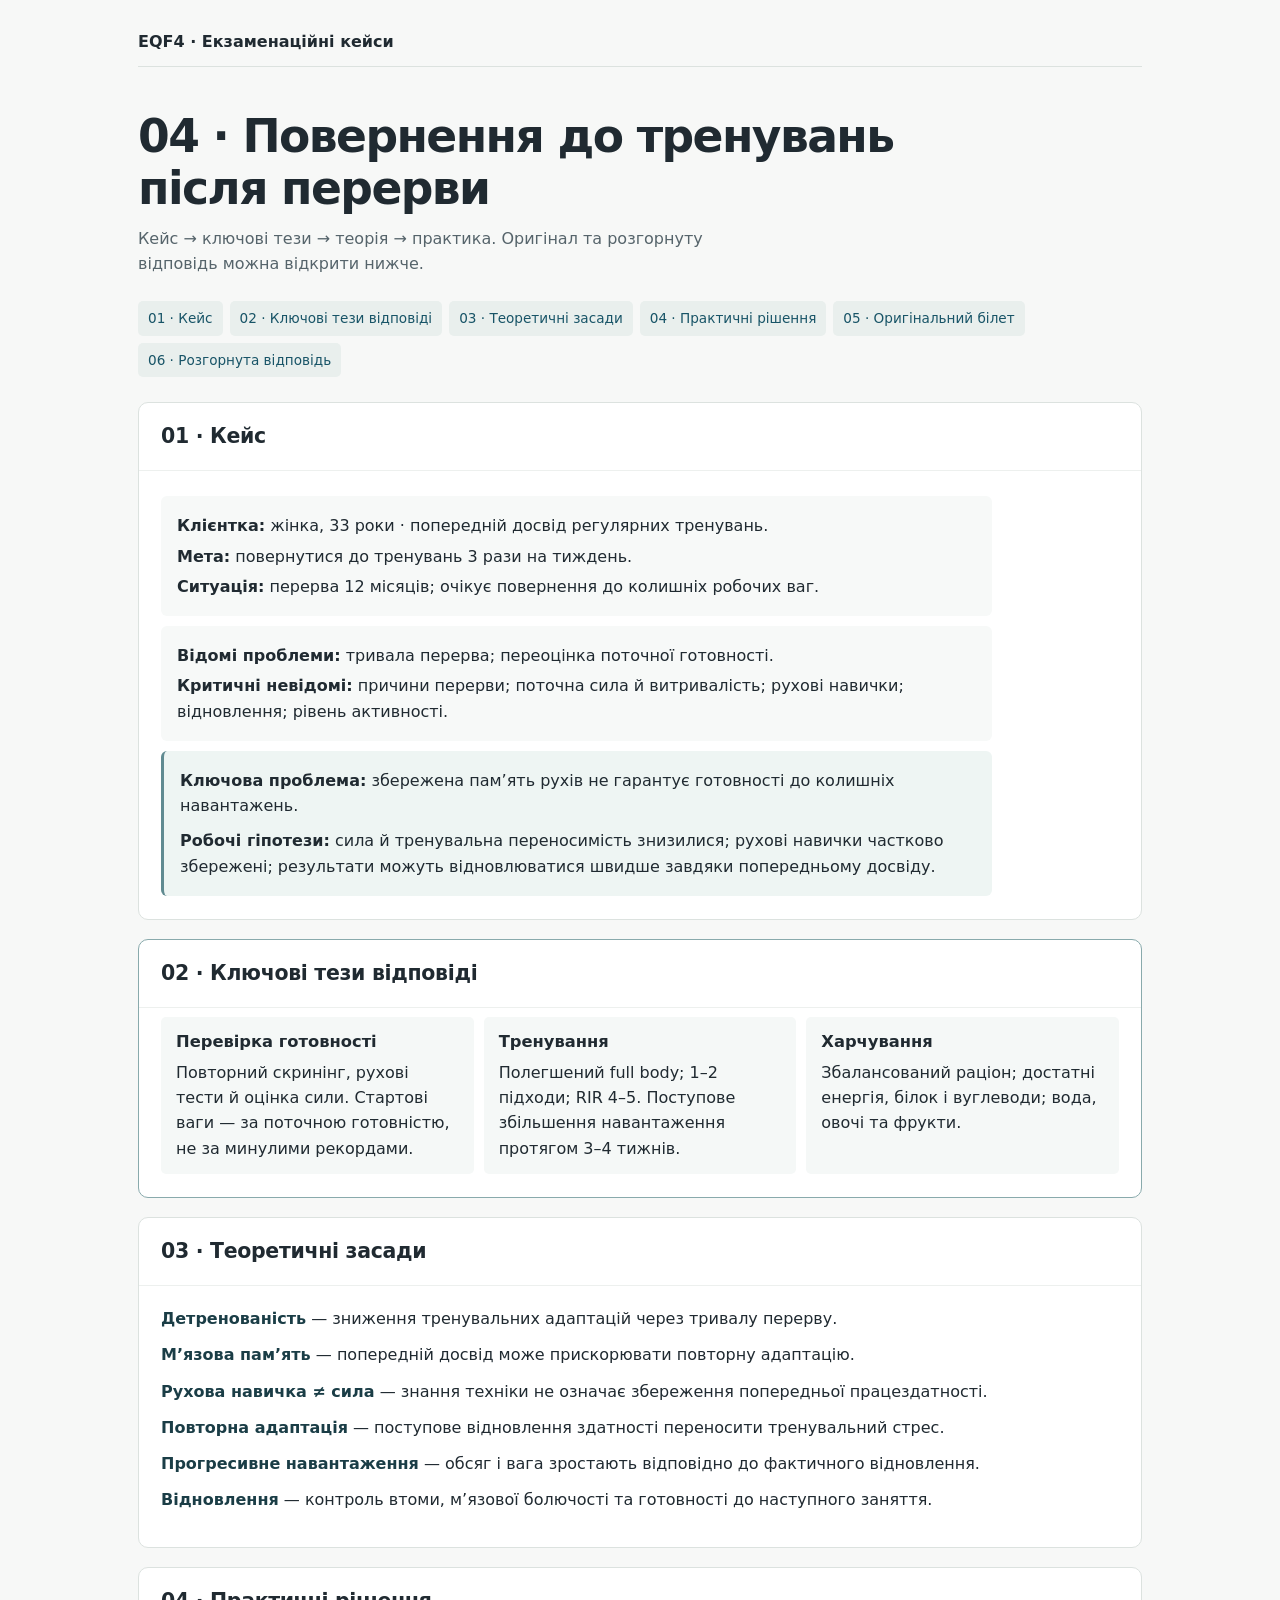
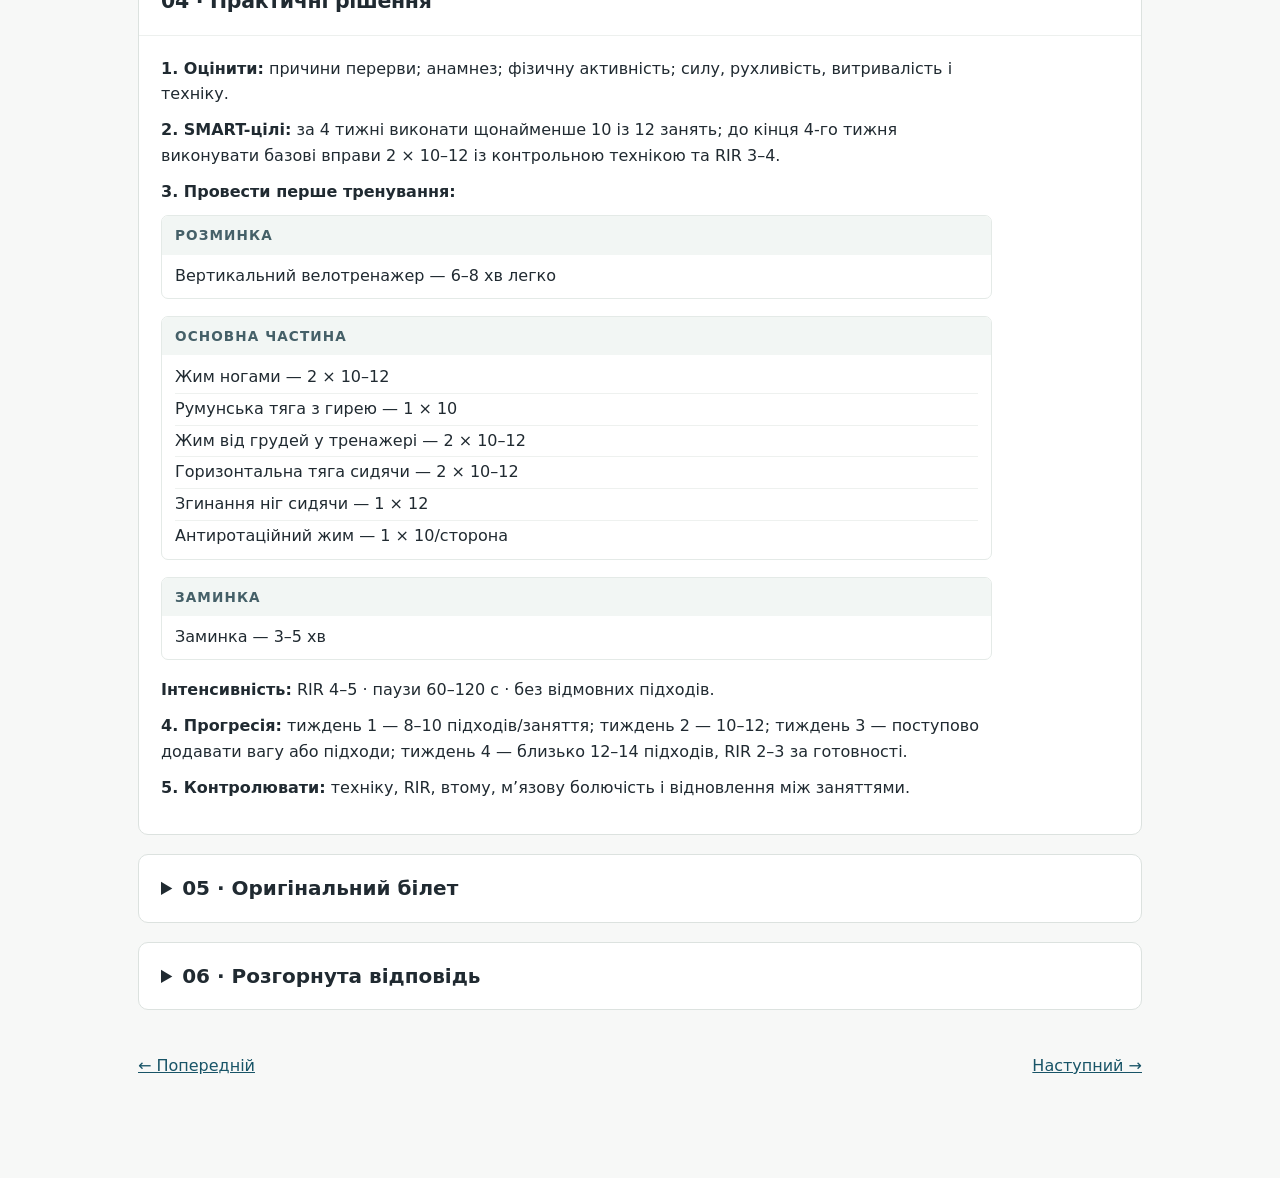
<file: ticket-04.html>
<!doctype html><html lang="uk"><head><meta charset="utf-8"><meta name="viewport" content="width=device-width, initial-scale=1"><meta name="color-scheme" content="light"><title>Повернення до тренувань після перерви · EQF4</title><link rel="stylesheet" href="style.css"></head><body><a class="skip" href="#content">Перейти до вмісту</a><main class="wrap" id="content"><header class="top"><a href="index.html">EQF4 · Екзаменаційні кейси</a></header><div class="case-page"><h1>04 · Повернення до тренувань після перерви</h1><p class="lead">Кейс → ключові тези → теорія → практика. Оригінал та розгорнуту відповідь можна відкрити нижче.</p><nav class="section-nav" aria-label="Розділи білета"><a href="#section-01">01 · Кейс</a><a href="#section-02">02 · Ключові тези відповіді</a><a href="#section-03">03 · Теоретичні засади</a><a href="#section-04">04 · Практичні рішення</a><a href="#section-05">05 · Оригінальний білет</a><a href="#section-06">06 · Розгорнута відповідь</a></nav><section class="panel " id="section-01"><h2>01 · Кейс</h2><div class="body"><div class="case-groups"><div class="case-group "><p data-source-index="217"><strong class="label">Клієнтка:</strong> жінка, 33 роки · попередній досвід регулярних тренувань.</p><p data-source-index="218"><strong class="label">Мета:</strong> повернутися до тренувань 3 рази на тиждень.</p><p data-source-index="219"><strong class="label">Ситуація:</strong> перерва 12 місяців; очікує повернення до колишніх робочих ваг.</p></div><div class="case-group "><p data-source-index="220"><strong class="label">Відомі проблеми:</strong> тривала перерва; переоцінка поточної готовності.</p><p data-source-index="221"><strong class="label">Критичні невідомі:</strong> причини перерви; поточна сила й витривалість; рухові навички; відновлення; рівень активності.</p></div><div class="case-group case-group-critical"><p data-source-index="222" class="problem"><strong class="label">Ключова проблема:</strong> збережена пам’ять рухів не гарантує готовності до колишніх навантажень.</p><p data-source-index="223" class="hypothesis"><strong class="label">Робочі гіпотези:</strong> сила й тренувальна переносимість знизилися; рухові навички частково збережені; результати можуть відновлюватися швидше завдяки попередньому досвіду.</p></div></div></div></section><section class="panel key" id="section-02"><h2>02 · Ключові тези відповіді</h2><div class="body"><div class="group"><h3 data-source-index="225">Перевірка готовності</h3><p data-source-index="226">Повторний скринінг, рухові тести й оцінка сили. Стартові ваги — за поточною готовністю, не за минулими рекордами.</p></div><div class="group"><h3 data-source-index="227">Тренування</h3><p data-source-index="228">Полегшений full body; 1–2 підходи; RIR 4–5. Поступове збільшення навантаження протягом 3–4 тижнів.</p></div><div class="group"><h3 data-source-index="229">Харчування</h3><p data-source-index="230">Збалансований раціон; достатні енергія, білок і вуглеводи; вода, овочі та фрукти.</p></div></div></section><section class="panel " id="section-03"><h2>03 · Теоретичні засади</h2><div class="body"><p data-source-index="232"><strong class="theory-concept">Детренованість</strong> — зниження тренувальних адаптацій через тривалу перерву.</p><p data-source-index="233"><strong class="theory-concept">М’язова пам’ять</strong> — попередній досвід може прискорювати повторну адаптацію.</p><p data-source-index="234"><strong class="theory-concept">Рухова навичка ≠ сила</strong> — знання техніки не означає збереження попередньої працездатності.</p><p data-source-index="235"><strong class="theory-concept">Повторна адаптація</strong> — поступове відновлення здатності переносити тренувальний стрес.</p><p data-source-index="236"><strong class="theory-concept">Прогресивне навантаження</strong> — обсяг і вага зростають відповідно до фактичного відновлення.</p><p data-source-index="237"><strong class="theory-concept">Відновлення</strong> — контроль втоми, м’язової болючості та готовності до наступного заняття.</p></div></section><section class="panel " id="section-04"><h2>04 · Практичні рішення</h2><div class="body"><p data-source-index="239"><strong class="label">1. Оцінити:</strong> причини перерви; анамнез; фізичну активність; силу, рухливість, витривалість і техніку.</p><p data-source-index="240"><strong class="label">2. SMART-цілі:</strong> за 4 тижні виконати щонайменше 10 із 12 занять; до кінця 4-го тижня виконувати базові вправи 2 × 10–12 із контрольною технікою та RIR 3–4.</p><p data-source-index="241"><strong class="label">3. Провести перше тренування:</strong></p><div class="training"><h3>Розминка</h3><div class="lines"><p data-source-index="242">Вертикальний велотренажер — 6–8 хв легко</p></div></div><div class="training"><h3>Основна частина</h3><div class="exercise-lines"><p data-source-index="243">Жим ногами — 2 × 10–12</p><p data-source-index="244">Румунська тяга з гирею — 1 × 10</p><p data-source-index="245">Жим від грудей у тренажері — 2 × 10–12</p><p data-source-index="246">Горизонтальна тяга сидячи — 2 × 10–12</p><p data-source-index="247">Згинання ніг сидячи — 1 × 12</p><p data-source-index="248">Антиротаційний жим — 1 × 10/сторона</p></div></div><div class="training"><h3>Заминка</h3><div class="lines"><p data-source-index="249">Заминка — 3–5 хв</p></div></div><p data-source-index="250"><strong class="label">Інтенсивність:</strong> RIR 4–5 · паузи 60–120 с · без відмовних підходів.</p><p data-source-index="251"><strong class="label">4. Прогресія:</strong> тиждень 1 — 8–10 підходів/заняття; тиждень 2 — 10–12; тиждень 3 — поступово додавати вагу або підходи; тиждень 4 — близько 12–14 підходів, RIR 2–3 за готовності.</p><p data-source-index="252"><strong class="label">5. Контролювати:</strong> техніку, RIR, втому, м’язову болючість і відновлення між заняттями.</p></div></section><section class="panel" id="section-05"><details><summary>05 · Оригінальний білет</summary><div class="body"><p data-source-index="254"><strong class="label">Кейс:</strong></p><p data-source-index="255">Жінка, 33 роки, раніше регулярно займалася фітнесом, але останні 12 місяців не тренувалася. Хоче повернутися до занять 3 рази на тиждень. Клієнтка пам’ятає техніку основних вправ і вважає, що може одразу повернутися до попередніх робочих ваг.</p><p data-source-index="256">Надайте рекомендації щодо харчування клієнтки, яка повертається до тренувань після тривалої перерви. Опишіть принципи збалансованого раціону, який підтримуватиме адаптацію організму до навантаження, що поступово зростає.</p><p data-source-index="257">Визначте, яку інформацію необхідно зібрати перед відновленням тренувань та які компоненти фізичної підготовленості доцільно оцінити після тривалої перерви. Сформулюйте для цієї клієнтки нові SMART-цілі відповідно до її запиту.</p><p data-source-index="258">Виходячи з тривалості перерви та результатів первинної оцінки, розробіть і проведіть перше тренування після повернення до фізичної активності. Побудуйте заняття таким чином, щоб відновити базові рухові навички та адаптувати організм до навантаження. Продемонструйте тренування та поясніть, чому обраний вами рівень навантаження є доцільним. Визначте принцип прогресування на перші 3–4 тижні.</p></div></details></section><section class="panel" id="section-06"><details><summary>06 · Розгорнута відповідь</summary><div class="body"><h3 data-source-index="260">1. Первинна оцінка та SMART-цілі</h3><p data-source-index="261">Головна помилка клієнтки — орієнтація на колишні робочі ваги замість поточних фізичних можливостей.</p><p data-source-index="262">Після 12 місяців без тренувань частина силових, м’язових і кардіореспіраторних адаптацій могла зменшитися. Знайома техніка допоможе швидше повернутися до вправ, але сама по собі не визначає допустиме навантаження.</p><p data-source-index="263"><strong class="label">Починаю з анамнезу:</strong> чому клієнтка припинила тренування, чи були травми, захворювання, обмеження, зміни маси тіла, рівня повсякденної активності, сну та відновлення. Уточнюю колишній тренувальний досвід і поточний розклад.</p><p data-source-index="264">Після скринінгу оцінюю базову фізичну підготовленість: контроль присідання, нахилу в кульшових суглобах, жиму й тяги; доступну амплітуду; загальну витривалість; силу через легкі субмаксимальні підходи. Максимальний 1RM у першому занятті не потрібний.</p><p data-source-index="265"><strong class="label">SMART-ціль №1 — регулярність:</strong> за чотири тижні відвідати щонайменше 10 із 12 запланованих тренувань.</p><p data-source-index="266"><strong class="label">SMART-ціль №2 — відновлення бази:</strong> до кінця четвертого тижня виконувати базові рухи в обсязі двох контрольованих підходів по 10–12 повторень із RIR 3–4.</p><p data-source-index="267">Досяжність перевіряю за результатами першого заняття, реакцією на навантаження, доступним часом і відновленням. У тренувальному журналі фіксую регулярність, ваги, повторення, RIR та технічні спостереження.</p><h3 data-source-index="268">2. Перше тренування після перерви</h3><p data-source-index="269">Обираю полегшене тренування всього тіла. Його завдання — перевірити поточні можливості, відновити рухові навички та дати перший переносимий стимул, а не максимально навантажити м’язи.</p><p data-source-index="270"><strong class="label">Розминка — 6–8 хвилин:</strong> легкий велотренажер, рухова підготовка та кілька пробних повторень базових вправ.</p><p data-source-index="271"><strong class="label">Основна частина:</strong> жим ногами 2 × 10–12, румунська тяга з гирею 1 × 10, жим від грудей у тренажері 2 × 10–12, горизонтальна тяга сидячи 2 × 10–12, згинання ніг сидячи 1 × 12, антиротаційний жим 1 × 10 на сторону.</p><p data-source-index="272">Початкові ваги визначаю за якістю руху та зусиллям — приблизно 4–5 повторень у резерві. Паузи між підходами — 60–120 секунд. Перед першими робочими сетами виконую легкі підвідні повторення.</p><p data-source-index="273"><strong class="label">Заминка — 3–5 хвилин:</strong> легка активність і коротке обговорення відчуттів.</p><p data-source-index="274">Полегшені навантаження необхідні через можливе зниження силової працездатності та переносимості незвичного обсягу. Надмірно важкі або об’ємні перші заняття можуть спричинити виражену відстрочену м’язову болючість і завадити наступним тренуванням.</p><p data-source-index="275">Під час заняття спостерігаю за технікою, диханням, ознаками втоми та суб’єктивною складністю вправ. Після нього уточнюю самопочуття й реакцію наступного дня.</p><h3 data-source-index="276">3. Прогресія протягом перших 3–4 тижнів</h3><p data-source-index="277">Мета першого місяця — повернути регулярність і поступово відновити здатність виконувати тренувальну роботу.</p><p data-source-index="278">Тиждень 1. Три короткі full-body тренування з легкими вагами, приблизно 8–10 робочими підходами за заняття та великим запасом повторень. Основний акцент — техніка та реакція наступного дня.</p><p data-source-index="279">Тиждень 2. За хорошого відновлення можна збільшити сумарну кількість підходів до 10–12, залишаючи помірну інтенсивність і контроль руху.</p><p data-source-index="280">Тиждень 3. Поступово додаю повторення, підходи або невеликий приріст ваги. Орієнтир — RIR 3–4.</p><p data-source-index="281">Тиждень 4. За збереження техніки та відновлення можна перейти до 12–14 робочих підходів за заняття й у частині вправ наблизитися до RIR 2–3.</p><p data-source-index="282">Це приклад прогресії, а не обов’язковий темп. Якщо з’являється надмірна болючість, накопичена втома або погіршення техніки, не додаю навантаження й залишаю попередній рівень.</p><p data-source-index="283">Попередній досвід може сприяти швидшому відновленню сили та м’язової маси — явище, відоме як м’язова пам’ять. Але його не слід використовувати як підставу для негайного повернення до торішніх ваг.</p><h3 data-source-index="284">4. Харчування для повторної адаптації</h3><p data-source-index="285">Завдання раціону — забезпечувати енергію та нутрієнти для відновлення регулярних тренувань. Оскільки клієнтка не ставить мету схуднення чи набору маси, немає підстав автоматично призначати дефіцит або профіцит калорій.</p><p data-source-index="286"><strong class="label">Білок:</strong> регулярні джерела білка для підтримки й відновлення м’язової тканини. Вуглеводи: забезпечення енергії для роботи та поповнення запасів глікогену. Жири: достатнє споживання з перевагою ненасичених джерел. Овочі й фрукти: клітковина, вітаміни та мінерали. Вода: підтримання нормальної гідратації.</p><p data-source-index="287">Для організації раціону використовую принцип здорової тарілки та регулярні основні прийоми їжі. У міру зростання обсягу тренувань перевіряю апетит, масу тіла, енергійність і відновлення та за потреби коригую харчування.</p><p data-source-index="288"><strong class="label">Підсумок:</strong> повторно оцінити готовність → почати з легшого навантаження → відновити техніку й регулярність → поступово підвищувати ваги та обсяг за фактичним прогресом.</p></div></details></section><nav class="pager" aria-label="Навігація між кейсами"><a href="ticket-03.html">← Попередній</a><a href="ticket-05.html">Наступний →</a></nav></div></main></body></html>
</file>
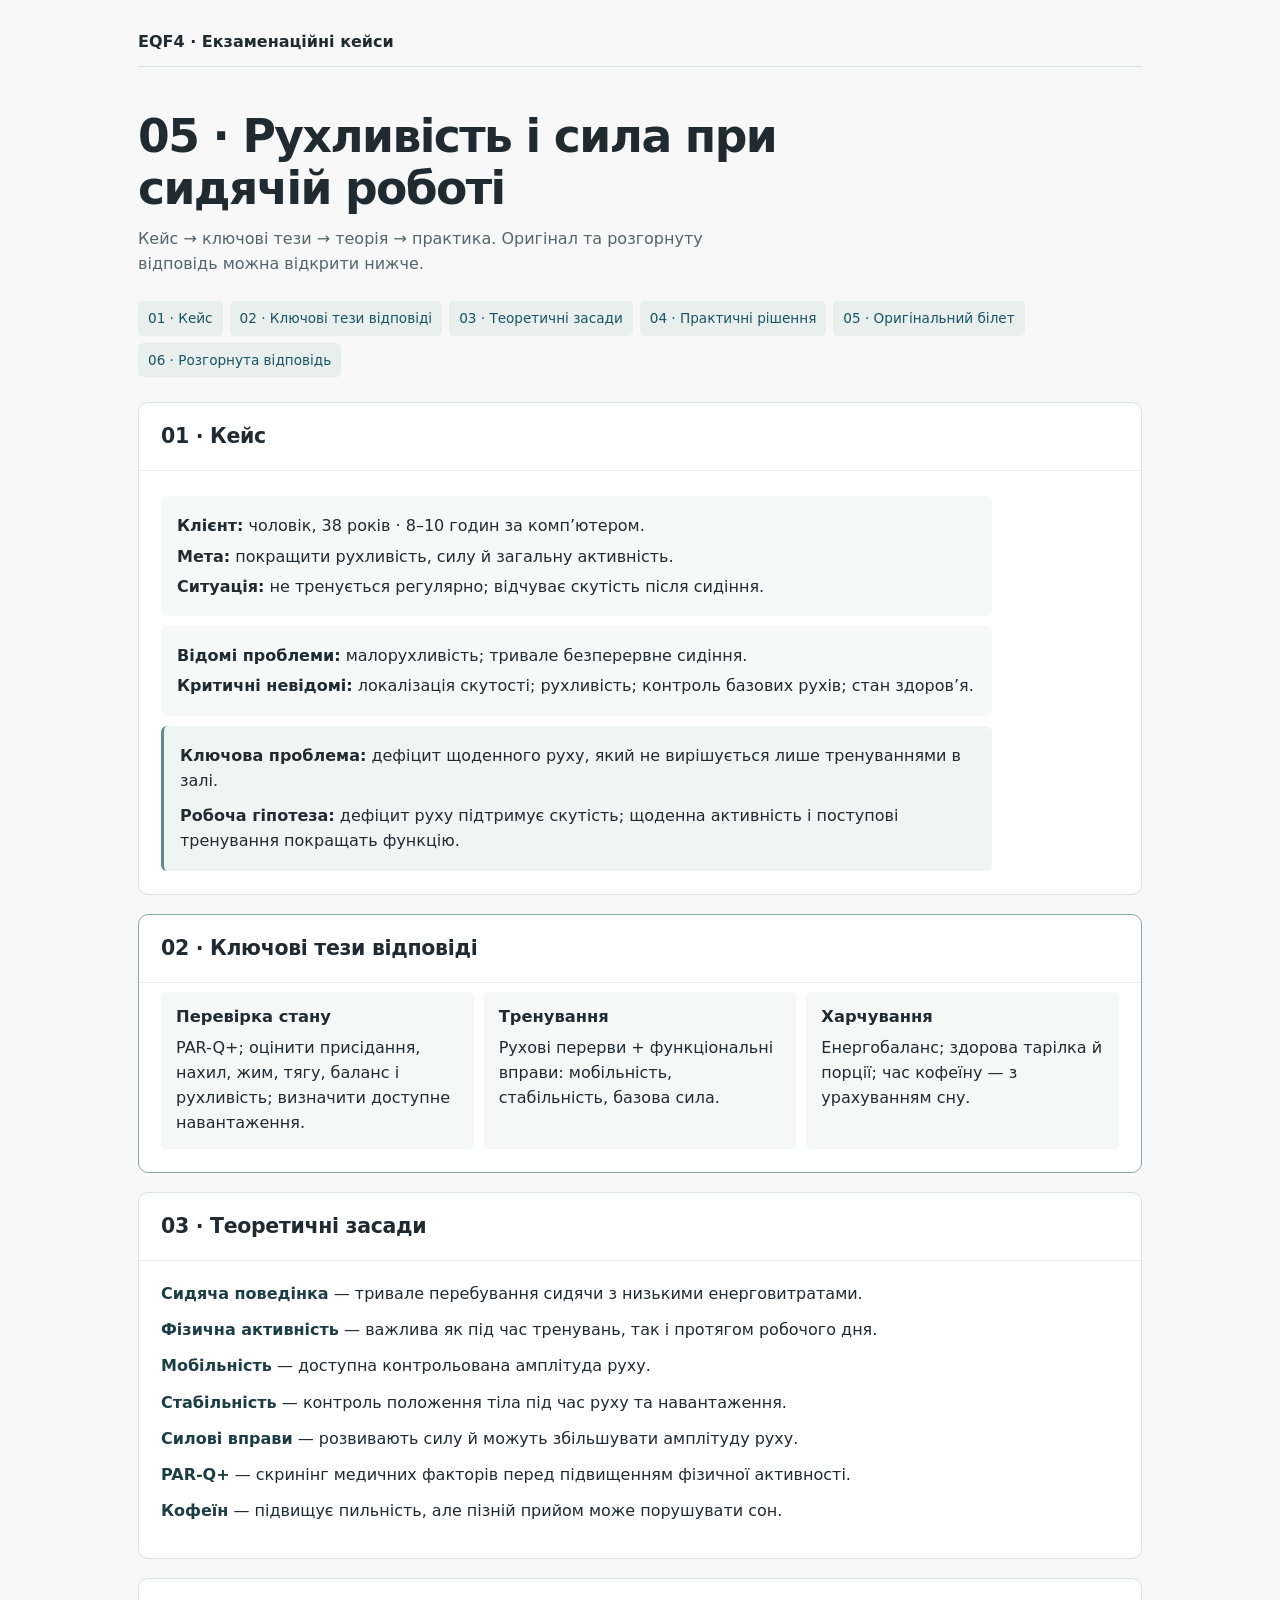
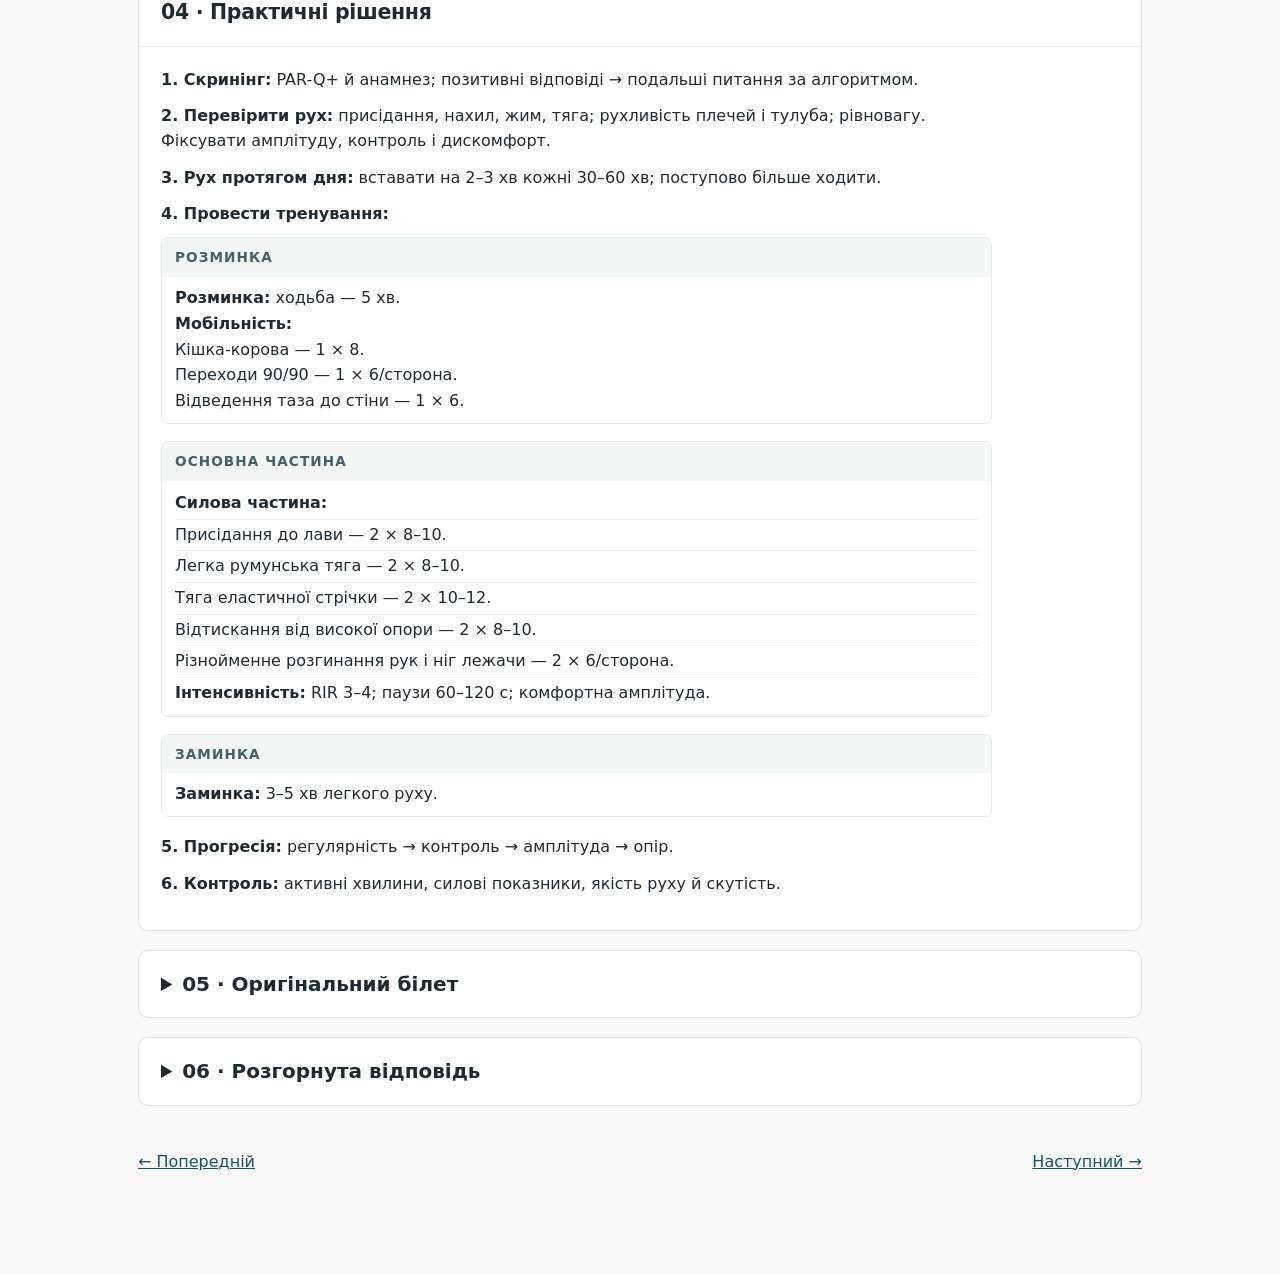
<file: ticket-05.html>
<!doctype html><html lang="uk"><head><meta charset="utf-8"><meta name="viewport" content="width=device-width, initial-scale=1"><meta name="color-scheme" content="light"><title>Рухливість і сила при сидячій роботі · EQF4</title><link rel="stylesheet" href="style.css"></head><body><a class="skip" href="#content">Перейти до вмісту</a><main class="wrap" id="content"><header class="top"><a href="index.html">EQF4 · Екзаменаційні кейси</a></header><div class="case-page"><h1>05 · Рухливість і сила при сидячій роботі</h1><p class="lead">Кейс → ключові тези → теорія → практика. Оригінал та розгорнуту відповідь можна відкрити нижче.</p><nav class="section-nav" aria-label="Розділи білета"><a href="#section-01">01 · Кейс</a><a href="#section-02">02 · Ключові тези відповіді</a><a href="#section-03">03 · Теоретичні засади</a><a href="#section-04">04 · Практичні рішення</a><a href="#section-05">05 · Оригінальний білет</a><a href="#section-06">06 · Розгорнута відповідь</a></nav><section class="panel " id="section-01"><h2>01 · Кейс</h2><div class="body"><div class="case-groups"><div class="case-group "><p data-source-index="297"><strong class="label">Клієнт:</strong> чоловік, 38 років · 8–10 годин за комп’ютером.</p><p data-source-index="298"><strong class="label">Мета:</strong> покращити рухливість, силу й загальну активність.</p><p data-source-index="299"><strong class="label">Ситуація:</strong> не тренується регулярно; відчуває скутість після сидіння.</p></div><div class="case-group "><p data-source-index="300"><strong class="label">Відомі проблеми:</strong> малорухливість; тривале безперервне сидіння.</p><p data-source-index="301"><strong class="label">Критичні невідомі:</strong> локалізація скутості; рухливість; контроль базових рухів; стан здоров’я.</p></div><div class="case-group case-group-critical"><p data-source-index="302" class="problem"><strong class="label">Ключова проблема:</strong> дефіцит щоденного руху, який не вирішується лише тренуваннями в залі.</p><p data-source-index="303" class="hypothesis"><strong class="label">Робоча гіпотеза:</strong> дефіцит руху підтримує скутість; щоденна активність і поступові тренування покращать функцію.</p></div></div></div></section><section class="panel key" id="section-02"><h2>02 · Ключові тези відповіді</h2><div class="body"><div class="group"><h3 data-source-index="305">Перевірка стану</h3><p data-source-index="306">PAR-Q+; оцінити присідання, нахил, жим, тягу, баланс і рухливість; визначити доступне навантаження.</p></div><div class="group"><h3 data-source-index="307">Тренування</h3><p data-source-index="308">Рухові перерви + функціональні вправи: мобільність, стабільність, базова сила.</p></div><div class="group"><h3 data-source-index="309">Харчування</h3><p data-source-index="310">Енергобаланс; здорова тарілка й порції; час кофеїну — з урахуванням сну.</p></div></div></section><section class="panel " id="section-03"><h2>03 · Теоретичні засади</h2><div class="body"><p data-source-index="312"><strong class="theory-concept">Сидяча поведінка</strong> — тривале перебування сидячи з низькими енерговитратами.</p><p data-source-index="313"><strong class="theory-concept">Фізична активність</strong> — важлива як під час тренувань, так і протягом робочого дня.</p><p data-source-index="314"><strong class="theory-concept">Мобільність</strong> — доступна контрольована амплітуда руху.</p><p data-source-index="315"><strong class="theory-concept">Стабільність</strong> — контроль положення тіла під час руху та навантаження.</p><p data-source-index="316"><strong class="theory-concept">Силові вправи</strong> — розвивають силу й можуть збільшувати амплітуду руху.</p><p data-source-index="317"><strong class="theory-concept">PAR-Q+</strong> — скринінг медичних факторів перед підвищенням фізичної активності.</p><p data-source-index="318"><strong class="theory-concept">Кофеїн</strong> — підвищує пильність, але пізній прийом може порушувати сон.</p></div></section><section class="panel " id="section-04"><h2>04 · Практичні рішення</h2><div class="body"><p data-source-index="320"><strong class="label">1. Скринінг:</strong> PAR-Q+ й анамнез; позитивні відповіді → подальші питання за алгоритмом.</p><p data-source-index="321"><strong class="label">2. Перевірити рух:</strong> присідання, нахил, жим, тяга; рухливість плечей і тулуба; рівновагу. Фіксувати амплітуду, контроль і дискомфорт.</p><p data-source-index="322"><strong class="label">3. Рух протягом дня:</strong> вставати на 2–3 хв кожні 30–60 хв; поступово більше ходити.</p><p data-source-index="323"><strong class="label">4. Провести тренування:</strong></p><div class="training"><h3>Розминка</h3><div class="lines"><p data-source-index="324"><strong class="label">Розминка:</strong> ходьба — 5 хв.</p><p data-source-index="325"><strong class="label">Мобільність:</strong></p><p data-source-index="326">Кішка-корова — 1 × 8.</p><p data-source-index="327">Переходи 90/90 — 1 × 6/сторона.</p><p data-source-index="328">Відведення таза до стіни — 1 × 6.</p></div></div><div class="training"><h3>Основна частина</h3><div class="exercise-lines"><p data-source-index="329"><strong class="label">Силова частина:</strong></p><p data-source-index="330">Присідання до лави — 2 × 8–10.</p><p data-source-index="331">Легка румунська тяга — 2 × 8–10.</p><p data-source-index="332">Тяга еластичної стрічки — 2 × 10–12.</p><p data-source-index="333">Відтискання від високої опори — 2 × 8–10.</p><p data-source-index="334">Різнойменне розгинання рук і ніг лежачи — 2 × 6/сторона.</p><p data-source-index="335"><strong class="label">Інтенсивність:</strong> RIR 3–4; паузи 60–120 с; комфортна амплітуда.</p></div></div><div class="training"><h3>Заминка</h3><div class="lines"><p data-source-index="336"><strong class="label">Заминка:</strong> 3–5 хв легкого руху.</p></div></div><p data-source-index="337"><strong class="label">5. Прогресія:</strong> регулярність → контроль → амплітуда → опір.</p><p data-source-index="338"><strong class="label">6. Контроль:</strong> активні хвилини, силові показники, якість руху й скутість.</p></div></section><section class="panel" id="section-05"><details><summary>05 · Оригінальний білет</summary><div class="body"><p data-source-index="340"><strong class="label">Кейс:</strong></p><p data-source-index="341">Чоловік, 38 років, працює за комп’ютером 8–10 годин на день. Регулярних тренувань не має. Скаржиться на відчуття скутості після тривалого сидіння. Його мета — покращити рухливість, силу та загальну фізичну активність.</p><p data-source-index="342">Надайте рекомендації щодо харчування клієнта з малорухливим способом життя та сидячою роботою, спрямовані на підтримку енергетичного балансу відповідно до його низьких витрат. Поясніть принципи побудови збалансованого раціону (метод «здорової тарілки» або метод долоні для контролю порцій) та надайте поради щодо вживання кофеїну з огляду на тривалу сидячу роботу за комп’ютером.</p><p data-source-index="343">Визначте, які компоненти руху та фізичної підготовленості необхідно оцінити у клієнта перед початком тренувань. Поясніть, як результати оцінки вплинуть на програму. Опишіть використання системи PAR-Q чи PAR-Q+ на етапі збору первинної інформації.</p><p data-source-index="344">На основі особливостей способу життя клієнта та результатів оцінки розробіть і проведіть функціональне тренування для розвитку мобільності, стабільності та загальної сили. Продемонструйте послідовність підготовчих, силових та мобілізаційних вправ. Поясніть, як кожна частина тренування пов’язана з потребами клієнта та як ви будете прогресувати програму.</p></div></details></section><section class="panel" id="section-06"><details><summary>06 · Розгорнута відповідь</summary><div class="body"><h3 data-source-index="346">1. Первинний скринінг і PAR-Q+</h3><p data-source-index="347">Основна проблема — низька рухова активність протягом дня. Скутість після сидіння не дозволяє автоматично зробити висновок про вкорочення м’язів, неправильну поставу або захворювання.</p><p data-source-index="348">Перший етап — PAR-Q+ (Physical Activity Readiness Questionnaire for Everyone), опитувальник для визначення необхідності додаткової перевірки здоров’я перед збільшенням фізичної активності.</p><p data-source-index="349"><strong class="label">Сім початкових питань охоплюють:</strong> 1) діагностовані захворювання серця або підвищений артеріальний тиск; 2) біль у грудях у спокої, повсякденному житті чи під час активності; 3) втрату рівноваги через запаморочення або втрату свідомості за останній рік; 4) інші діагностовані хронічні захворювання; 5) призначені ліки для лікування хронічних захворювань; 6) проблеми кісток, суглобів чи м’яких тканин, які можуть погіршитися через активність; 7) рекомендацію лікаря виконувати вправи лише під медичним наглядом.</p><p data-source-index="350"><strong class="label">Алгоритм PAR-Q+:</strong> усі сім відповідей «ні» — клієнт підписує декларацію й може поступово розпочинати активність та проходити відповідне фізичне оцінювання. Хоча б одна відповідь «так» — заповнюються додаткові питання, пов’язані з відповідним станом. Якщо вони вказують на ризик, використовують ePARmed-X+ та за потреби звертаються до кваліфікованого фахівця або лікаря. Позитивна відповідь не означає автоматичної заборони тренувань.</p><p data-source-index="351">Після цього збираю дані про спосіб життя: тривалість сидіння, активність, сон, травми, самопочуття й локалізацію скутості.</p><h3 data-source-index="352">2. Функціональне оцінювання за практичним протоколом</h3><p data-source-index="353">Використовую вибрані тести з протоколу «Первинне функціональне оцінювання руху». Мета — визначити стартову складність вправ, а не діагностувати «м’язові дисбаланси».</p><p data-source-index="354">Присідання без ваги — 3 повторення. Оцінюю доступну глибину, контроль стоп, колін, таза й тулуба. Якщо рух складний, використовую присідання з торканням лави.</p><p data-source-index="355">Відведення таза до стіни — 3 повторення. Перевіряю hip hinge: чи може клієнт відвести таз назад і контролювати тулуб. Це допомагає вибрати стартовий варіант румунської тяги.</p><p data-source-index="356">Стійка на одній нозі — до 20 секунд. Порівнюю праву й ліву сторону, баланс та потребу в опорі. Якщо вправа складна, використовую тандемну стійку.</p><p data-source-index="357">Піднімання рук над головою — 3 повторення. Оцінюю активну амплітуду плечового комплексу, симетрію та контроль тулуба.</p><p data-source-index="358">Повороти тіла стоячи — по 2 на сторону. Перевіряю доступний інтегрований поворот і різницю сторін. Це не ізольований тест рухливості грудного відділу.</p><p data-source-index="359">Тяга легкої еластичної стрічки — 3 повторення. Оцінюю контроль горизонтального тягового руху, симетрію й участь тулуба.</p><p data-source-index="360">Відтискання від підвищеної опори — 3 повторення. Оцінюю горизонтальний жимовий патерн і контроль корпусу. Висоту опори можна збільшити аж до відтискання від стіни.</p><p data-source-index="361">Це компактний добір із дев’яти тестів протоколу. Випад уперед і планку можна додати, якщо залишається конкретне питання про динамічний одноопорний контроль або стабілізацію тулуба. Протокол визначає для планки до 20 секунд, а як альтернативу допускає Dead Bug.</p><p data-source-index="362"><strong class="label">Правило інтерпретації:</strong> спостереження → доступний рух → програмне рішення. Якщо рух неконтрольований, спрощую вправу, зменшую амплітуду чи додаю опору. Не роблю медичних висновків за одним тестом.</p><h3 data-source-index="363">3. Рух протягом робочого дня</h3><p data-source-index="364">Окреме тренування розвиває фізичні якості, але не усуває тривалих періодів щоденної нерухомості.</p><p data-source-index="365">Тому пропоную короткі рухові перерви кожні 30–60 хвилин: встати, пройтися 2–3 хвилини, змінити положення тіла, виконати кілька комфортних рухів. Це поведінковий прийом, а не універсальний медичний інтервал. Початкова частота залежить від реального робочого графіка.</p><p data-source-index="366"><strong class="label">Поступово збільшую ходьбу:</strong> короткі прогулянки під час перерв, після їжі або наприкінці робочого дня. Довгостроково прагнемо рекомендацій ВООЗ щодо аеробної та силової активності.</p><h3 data-source-index="367">4. Функціональне тренування</h3><p data-source-index="368">Для початку використовую прості рухи, знайомі з протоколу скринінгу. Вони не потребують складного обладнання, легко регулюються й дозволяють навчати базових патернів.</p><p data-source-index="369"><strong class="label">Розминка — 5 хвилин:</strong> комфортна ходьба для поступового підвищення активності.</p><p data-source-index="370"><strong class="label">Рухова підготовка — 5–7 хвилин:</strong> кішка-корова для м’якого руху хребта, переходи 90/90 для руху в кульшових суглобах, відведення таза до стіни для засвоєння hip hinge.</p><p data-source-index="371">Силова частина — приблизно 20–25 хвилин: присідання з торканням лави 2 × 8–10; відведення таза до стіни або легка румунська тяга 2 × 8–10; тяга еластичної стрічки 2 × 10–12; відтискання від підвищеної опори 2 × 8–10; Dead Bug 2 × 6 на сторону. Початкова складність: RIR 3–4, паузи близько 60–120 секунд.</p><p data-source-index="372">Присідання й hip hinge формують базові рухи нижньої частини тіла; тяга та відтискання навантажують верхню частину; Dead Bug розвиває контроль тулуба. Положення, опору та амплітуду добираю за результатами скринінгу.</p><p data-source-index="373">Якщо клієнт уже контролює легкі варіанти, поступово переходжу до румунської тяги з гирею, горизонтальної тяги й жиму в тренажерах або складніших відтискань.</p><p data-source-index="374"><strong class="label">Заминка — 3–5 хвилин:</strong> легкі рухи й мобільність у діапазонах, які потребують розвитку. Силові вправи з контрольованою повною доступною амплітудою також можуть покращувати рухливість. Не потрібно автоматично призначати тривале пасивне розтягування всіх м’язів, які могли бути малоактивними під час сидіння.</p><h3 data-source-index="375">5. Прогресія та моніторинг</h3><p data-source-index="376"><strong class="label">Перші два тижні:</strong> рухові перерви протягом дня, регулярна ходьба, два легкі функціональні тренування на тиждень.</p><p data-source-index="377"><strong class="label">Третій–четвертий тиждень:</strong> поступово збільшую активні хвилини й повторення, за готовності додаю третє тренування або невеликий опір.</p><p data-source-index="378">Результати оцінюю за фактичною активністю, якістю рухів, доступною амплітудою, силовими показниками та відчуттям скутості. Покращення — це не обов’язково «ідеальна постава», а здатність комфортніше рухатися, довше залишатися активним і виконувати складніші вправи.</p><h3 data-source-index="379">6. Харчування та кофеїн</h3><p data-source-index="380">Клієнт має низькі щоденні енерговитрати, тому харчування повинно відповідати його фактичній активності. Мета схуднення не заявлена, отже автоматично призначати дефіцит калорій не потрібно.</p><p data-source-index="381"><strong class="label">Здорова тарілка:</strong> приблизно половина — овочі та фрукти; чверть — цільнозернові й крохмалисті продукти; чверть — білкові продукти.</p><p data-source-index="382"><strong class="label">Метод долоні:</strong> білок — долоня; овочі — кулак; вуглеводи — пригорща; жири — великий палець. Це практичні орієнтири для контролю порцій.</p><p data-source-index="383"><strong class="label">Кофеїн пояснюю клієнту просто:</strong> кава підвищує пильність, але кофеїн залишається в організмі довше, ніж триває відчутний приплив енергії. Його період напіввиведення часто становить близько 5–6 годин. Якщо випити чашку кави о 15:00, приблизно о 21:00 може залишатися половина отриманого кофеїну — умовно як від половини такої самої чашки. Ще через приблизно шість годин залишиться близько чверті початкової кількості. Тому кофеїн може впливати на сон навіть тоді, коли стимуляція вже не відчувається.</p><p data-source-index="384"><strong class="label">Практичні рекомендації:</strong> починати з 1–2 звичних чашок кави в першій половині дня; уникати кави приблизно за 6–8 годин до сну, за чутливості — раніше; враховувати міцність і розмір напою; не замінювати кавою сон, їжу чи рухові перерви; за погіршення сну зменшувати кількість та переносити останню чашку на раніший час.</p><p data-source-index="385"><strong class="label">Підсумок:</strong> PAR-Q+ → простий руховий скринінг → регулярні рухові перерви → функціональні тренування → поступове нарощування активності. Харчування й сон підтримують цю систему.</p></div></details></section><nav class="pager" aria-label="Навігація між кейсами"><a href="ticket-04.html">← Попередній</a><a href="ticket-06.html">Наступний →</a></nav></div></main></body></html>
</file>
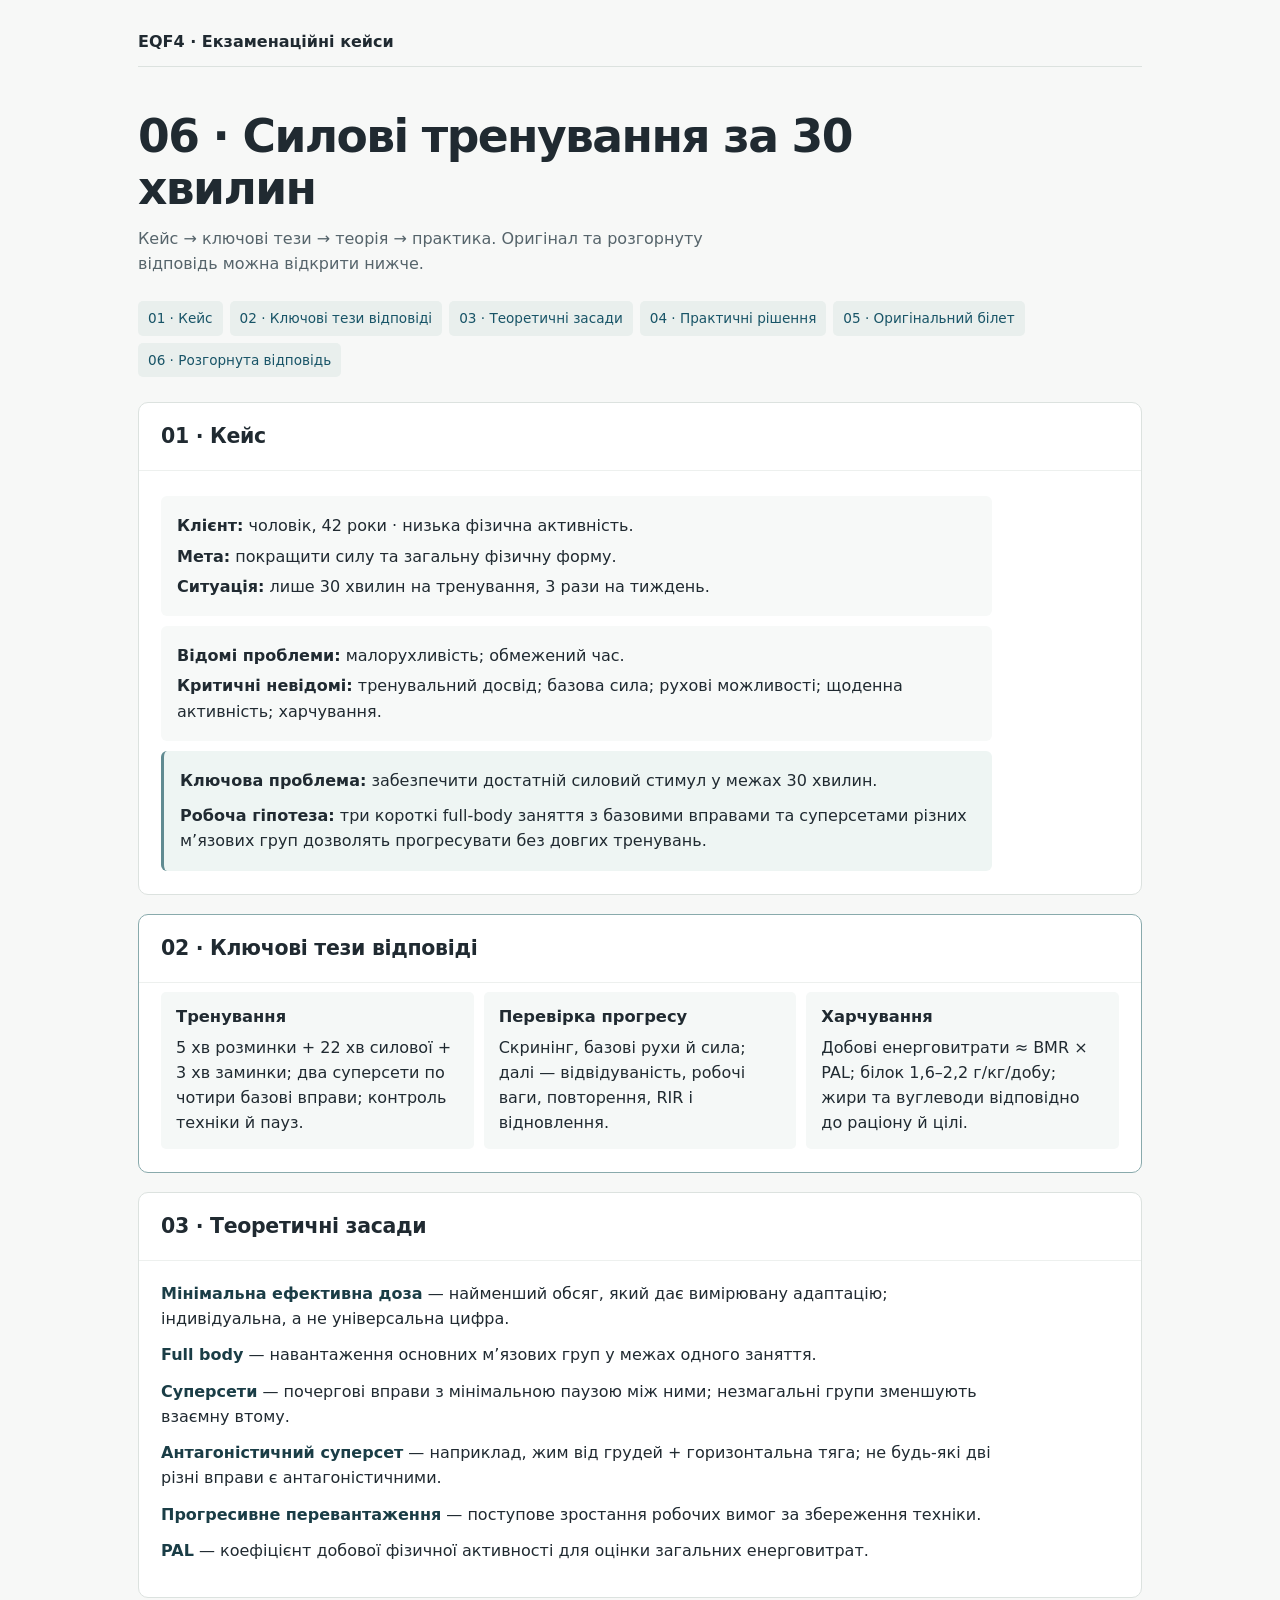
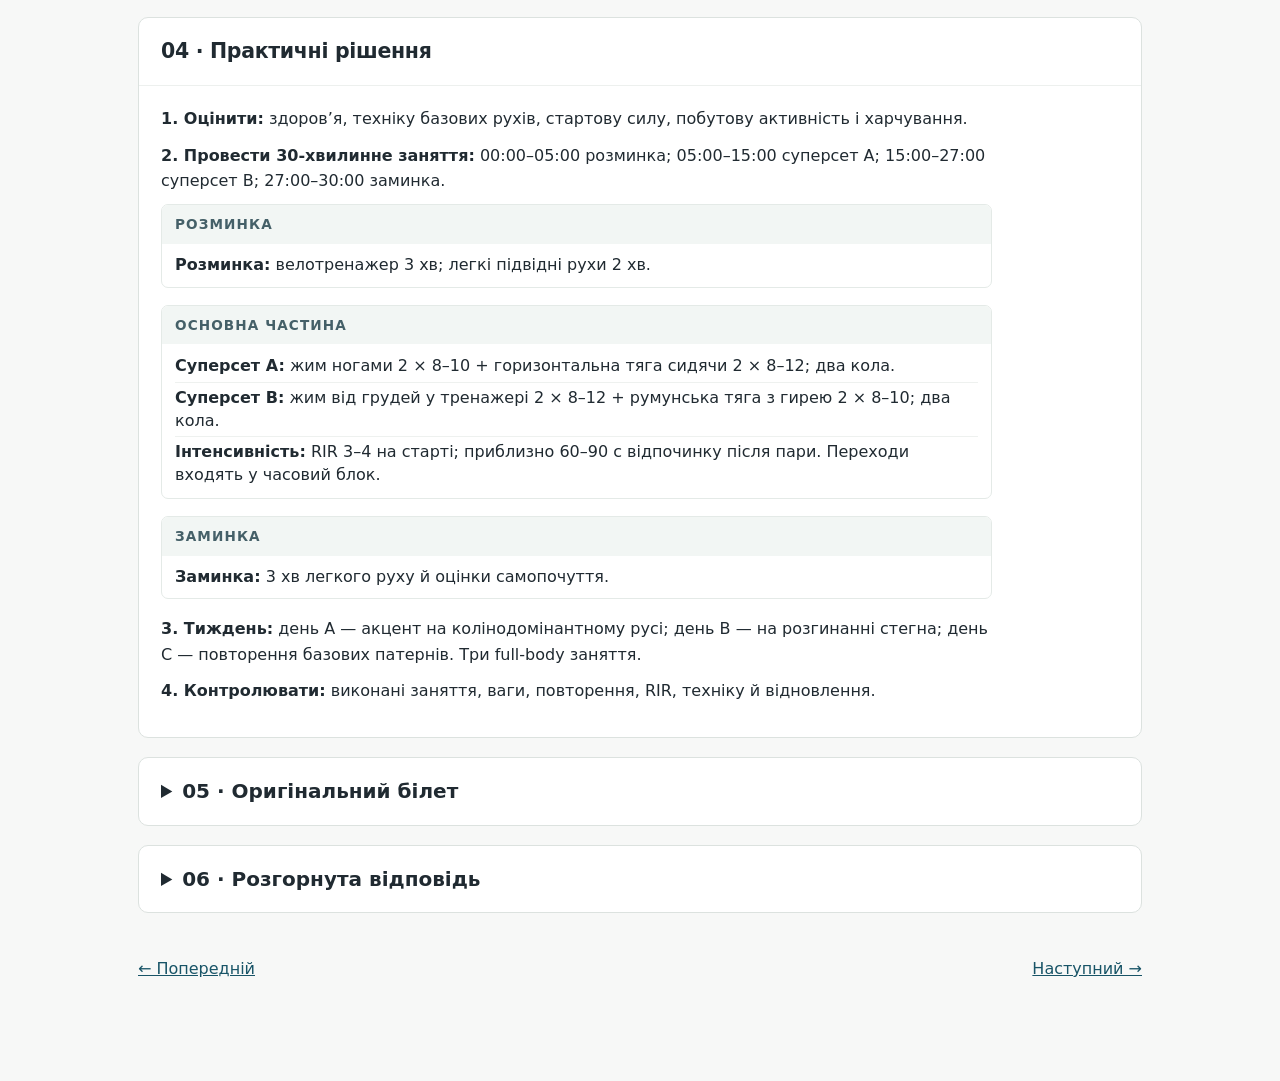
<file: ticket-06.html>
<!doctype html><html lang="uk"><head><meta charset="utf-8"><meta name="viewport" content="width=device-width, initial-scale=1"><meta name="color-scheme" content="light"><title>Силові тренування за 30 хвилин · EQF4</title><link rel="stylesheet" href="style.css"></head><body><a class="skip" href="#content">Перейти до вмісту</a><main class="wrap" id="content"><header class="top"><a href="index.html">EQF4 · Екзаменаційні кейси</a></header><div class="case-page"><h1>06 · Силові тренування за 30 хвилин</h1><p class="lead">Кейс → ключові тези → теорія → практика. Оригінал та розгорнуту відповідь можна відкрити нижче.</p><nav class="section-nav" aria-label="Розділи білета"><a href="#section-01">01 · Кейс</a><a href="#section-02">02 · Ключові тези відповіді</a><a href="#section-03">03 · Теоретичні засади</a><a href="#section-04">04 · Практичні рішення</a><a href="#section-05">05 · Оригінальний білет</a><a href="#section-06">06 · Розгорнута відповідь</a></nav><section class="panel " id="section-01"><h2>01 · Кейс</h2><div class="body"><div class="case-groups"><div class="case-group "><p data-source-index="395"><strong class="label">Клієнт:</strong> чоловік, 42 роки · низька фізична активність.</p><p data-source-index="396"><strong class="label">Мета:</strong> покращити силу та загальну фізичну форму.</p><p data-source-index="397"><strong class="label">Ситуація:</strong> лише 30 хвилин на тренування, 3 рази на тиждень.</p></div><div class="case-group "><p data-source-index="398"><strong class="label">Відомі проблеми:</strong> малорухливість; обмежений час.</p><p data-source-index="399"><strong class="label">Критичні невідомі:</strong> тренувальний досвід; базова сила; рухові можливості; щоденна активність; харчування.</p></div><div class="case-group case-group-critical"><p data-source-index="400" class="problem"><strong class="label">Ключова проблема:</strong> забезпечити достатній силовий стимул у межах 30 хвилин.</p><p data-source-index="401" class="hypothesis"><strong class="label">Робоча гіпотеза:</strong> три короткі full-body заняття з базовими вправами та суперсетами різних м’язових груп дозволять прогресувати без довгих тренувань.</p></div></div></div></section><section class="panel key" id="section-02"><h2>02 · Ключові тези відповіді</h2><div class="body"><div class="group"><h3 data-source-index="403">Тренування</h3><p data-source-index="404">5 хв розминки + 22 хв силової + 3 хв заминки; два суперсети по чотири базові вправи; контроль техніки й пауз.</p></div><div class="group"><h3 data-source-index="405">Перевірка прогресу</h3><p data-source-index="406">Скринінг, базові рухи й сила; далі — відвідуваність, робочі ваги, повторення, RIR і відновлення.</p></div><div class="group"><h3 data-source-index="407">Харчування</h3><p data-source-index="408">Добові енерговитрати ≈ BMR × PAL; білок 1,6–2,2 г/кг/добу; жири та вуглеводи відповідно до раціону й цілі.</p></div></div></section><section class="panel " id="section-03"><h2>03 · Теоретичні засади</h2><div class="body"><p data-source-index="410"><strong class="theory-concept">Мінімальна ефективна доза</strong> — найменший обсяг, який дає вимірювану адаптацію; індивідуальна, а не універсальна цифра.</p><p data-source-index="411"><strong class="theory-concept">Full body</strong> — навантаження основних м’язових груп у межах одного заняття.</p><p data-source-index="412"><strong class="theory-concept">Суперсети</strong> — почергові вправи з мінімальною паузою між ними; незмагальні групи зменшують взаємну втому.</p><p data-source-index="413"><strong class="theory-concept">Антагоністичний суперсет</strong> — наприклад, жим від грудей + горизонтальна тяга; не будь-які дві різні вправи є антагоністичними.</p><p data-source-index="414"><strong class="theory-concept">Прогресивне перевантаження</strong> — поступове зростання робочих вимог за збереження техніки.</p><p data-source-index="415"><strong class="theory-concept">PAL</strong> — коефіцієнт добової фізичної активності для оцінки загальних енерговитрат.</p></div></section><section class="panel " id="section-04"><h2>04 · Практичні рішення</h2><div class="body"><p data-source-index="417"><strong class="label">1. Оцінити:</strong> здоров’я, техніку базових рухів, стартову силу, побутову активність і харчування.</p><p data-source-index="418"><strong class="label">2. Провести 30-хвилинне заняття:</strong> 00:00–05:00 розминка; 05:00–15:00 суперсет A; 15:00–27:00 суперсет B; 27:00–30:00 заминка.</p><div class="training"><h3>Розминка</h3><div class="lines"><p data-source-index="419"><strong class="label">Розминка:</strong> велотренажер 3 хв; легкі підвідні рухи 2 хв.</p></div></div><div class="training"><h3>Основна частина</h3><div class="exercise-lines"><p data-source-index="420"><strong class="label">Суперсет A:</strong> жим ногами 2 × 8–10 + горизонтальна тяга сидячи 2 × 8–12; два кола.</p><p data-source-index="421"><strong class="label">Суперсет B:</strong> жим від грудей у тренажері 2 × 8–12 + румунська тяга з гирею 2 × 8–10; два кола.</p><p data-source-index="422"><strong class="label">Інтенсивність:</strong> RIR 3–4 на старті; приблизно 60–90 с відпочинку після пари. Переходи входять у часовий блок.</p></div></div><div class="training"><h3>Заминка</h3><div class="lines"><p data-source-index="423"><strong class="label">Заминка:</strong> 3 хв легкого руху й оцінки самопочуття.</p></div></div><p data-source-index="424"><strong class="label">3. Тиждень:</strong> день A — акцент на колінодомінантному русі; день B — на розгинанні стегна; день C — повторення базових патернів. Три full-body заняття.</p><p data-source-index="425"><strong class="label">4. Контролювати:</strong> виконані заняття, ваги, повторення, RIR, техніку й відновлення.</p></div></section><section class="panel" id="section-05"><details><summary>05 · Оригінальний білет</summary><div class="body"><p data-source-index="427"><strong class="label">Кейс:</strong></p><p data-source-index="428">Чоловік, 42 роки, має низьку фізичну активність, але хоче тренуватися регулярно. Через роботу він може виділяти на тренування лише 30 хвилин тричі на тиждень. Основна мета — покращення сили та загальної фізичної форми.</p><p data-source-index="429">Надайте рекомендації щодо харчування клієнта з низьким рівнем активності та обмеженим часом на тренування. Поясніть, як враховується рівень фізичної активності (PAL) при розрахунку його енергетичних потреб, та якого балансу макронутрієнтів (білки, жири, вуглеводи) варто дотримуватись для підтримки прогресу за умов обмеженого тренувального навантаження.</p><p data-source-index="430">Визначте, які показники необхідно оцінити перед початком програми та які з них дозволять контролювати прогрес при обмеженому тренувальному часі.</p><p data-source-index="431">Виходячи з обмеження у 30 хвилин та основної мети клієнта, розробіть і проведіть повноцінне тренування, яке дозволить ефективно використати обмежений час. Продемонструйте розминку, основну частину та заминку, не прибираючи ні одну з цих частин. Обґрунтуйте вибір формату тренування, послідовність вправ, обсяг та інтенсивність. Поясніть, як будете розподіляти навантаження протягом трьох тренувань тижня.</p></div></details></section><section class="panel" id="section-06"><details><summary>06 · Розгорнута відповідь</summary><div class="body"><h3 data-source-index="433">1. Організація силової роботи за 30 хвилин</h3><p data-source-index="434">Головний виклик — забезпечити силовий стимул за обмежений час. Обираю full body: чотири багатосуглобові вправи, невеликий обсяг і два суперсети, збережені розминка й заминка.</p><p data-source-index="435"><strong class="label">Розминка — 5 хв:</strong> 3 хв легкого велотренажера та 2 хв підготовчих рухів і легких повторень. Основна частина — 22 хв, заминка — 3 хв.</p><p data-source-index="436"><strong class="label">Суперсет A — 10 хв:</strong> жим ногами + горизонтальна тяга сидячи, по два робочі підходи, 8–12 повторень. Суперсет B — 12 хв: жим від грудей у тренажері + румунська тяга з гирею, також по два підходи. Виконуємо першу вправу, переходимо до другої, відпочиваємо 60–90 с і повторюємо пару. Переходи між вправами включені в час.</p><p data-source-index="437">Це суперсети різних, переважно незмагальних груп, а не суворо антагоністичні пари. Класичний антагоністичний приклад — жим від грудей + горизонтальна тяга; його можна використати в іншому компонуванні тренування. Важливо не сплутати суперсет із безперервним кардіоколом.</p><p data-source-index="438">Початкове зусилля — RIR 3–4. Підбираю контрольовану вагу, а не максимальну швидкість виконання. За надмірної задишки, втрати техніки чи зниження силової продуктивності збільшую паузи, зменшую опір або використовую звичайні підходи. Обладнання розміщую поруч, щоб економія часу не залежала від довгих переходів.</p><p data-source-index="439">Заминка — три хвилини легкого руху та перевірки самопочуття. Усього — вісім робочих підходів за 30 хвилин. Це стартова доза, яку коригуємо за результатами.</p><h3 data-source-index="440">2. Розподіл трьох занять тижня</h3><p data-source-index="441"><strong class="label">День A — колінодомінантний акцент:</strong> жим ногами, горизонтальна тяга, жим від грудей, румунська тяга. День B — акцент на розгинанні стегна: румунська тяга, тяга верхнього блока, низький закрок на платформу, жим від грудей. День C — базові патерни: жим ногами, жим від грудей, горизонтальна тяга, сідничний місток.</p><p data-source-index="442">У кожній сесії — чотири вправи приблизно по два робочі підходи. Спочатку ставлю пріоритетні та складніші для клієнта рухи. Прогресую за рахунок повторень або невеликих кроків ваги без втрати техніки. Поза залом рекомендую доступну ходьбу: короткі силові сесії не замінюють усієї аеробної активності.</p><h3 data-source-index="443">3. Первинна оцінка й контроль</h3><p data-source-index="444">На старті уточнюю тренувальний досвід, спосіб життя та готовність до навантаження. У простих вправах оцінюю техніку присідання, нахилу, жиму й тяги.</p><p data-source-index="445">Робочі ваги добираю через легкі субмаксимальні підходи, без тесту максимальної сили. У журналі фіксую відвідуваність, вагу, повторення, RIR, техніку й відновлення. Щотижня аналізую виконані підходи, кожні 3–4 тижні коригую програму за результатом.</p><h3 data-source-index="446">4. Харчування, PAL і макронутрієнти</h3><p data-source-index="447">PAL — коефіцієнт середньої добової активності. Початкова оцінка енерговитрат: BMR × PAL. У малорухливої людини PAL може бути близько 1,4; реальне значення залежить від роботи, ходьби та інших активностей.</p><p data-source-index="448">Потрібні вік, маса, зріст і звична активність. Оцінка калорійності є лише стартовою; її перевіряють за динамікою маси тіла.</p><p data-source-index="449">Білок підтримує відновлення м’язів, жири потрібні для повноцінного раціону, а вуглеводи допомагають тренуватися.</p><p data-source-index="450"><strong class="label">Орієнтир:</strong> білок 1,6–2,2 г/кг/добу; частка жирів зазвичай близько 20–35% добової енергії, решта — переважно вуглеводи. Для розподілу важливі активність і загальна калорійність.</p><p data-source-index="451">Мета зміни маси тіла не заявлена, тому не призначаю автоматично ні дефіцит, ні профіцит. Спеціальних добавок для трьох коротких занять не потрібно: основу становлять регулярне збалансоване харчування, білок і гідратація.</p><p data-source-index="452"><strong class="label">Підсумок:</strong> коротка розминка → чотири базові вправи у суперсетах → коротка заминка → журнал і прогресія.</p></div></details></section><nav class="pager" aria-label="Навігація між кейсами"><a href="ticket-05.html">← Попередній</a><a href="ticket-07.html">Наступний →</a></nav></div></main></body></html>
</file>
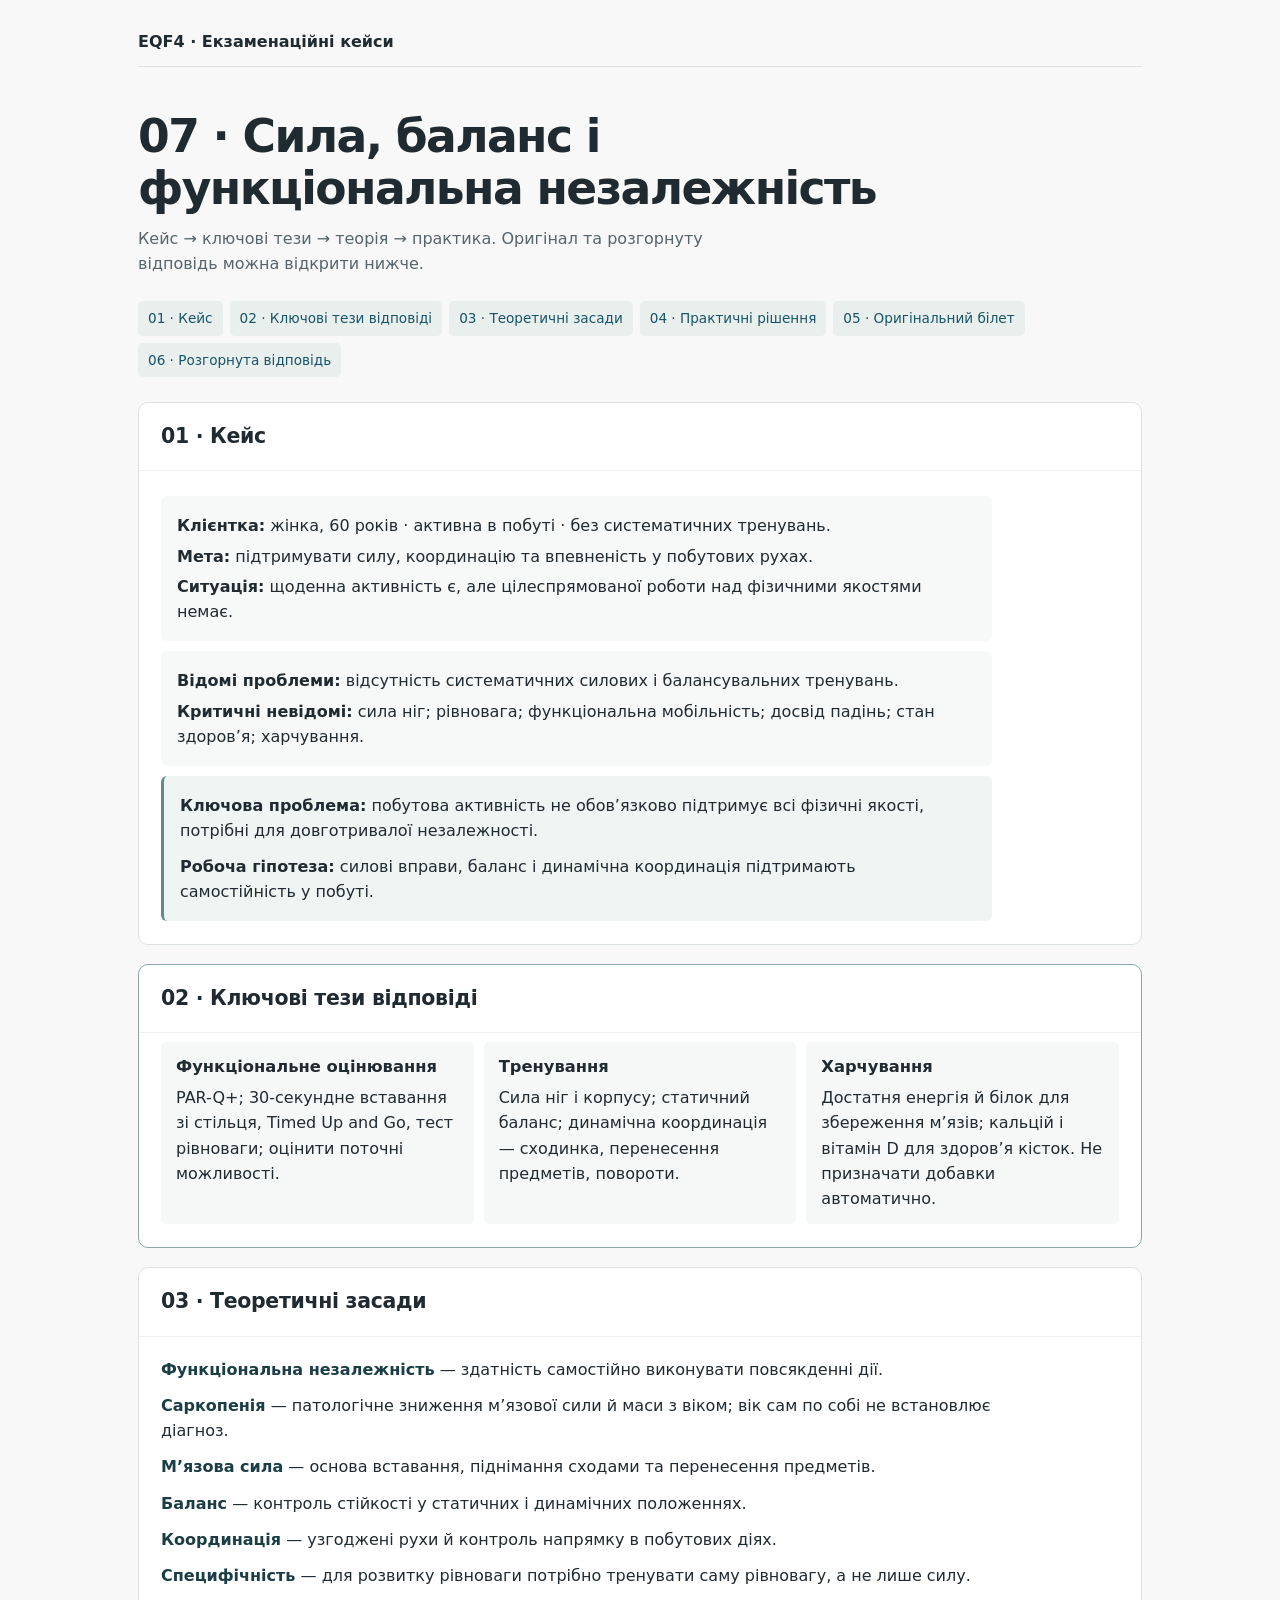
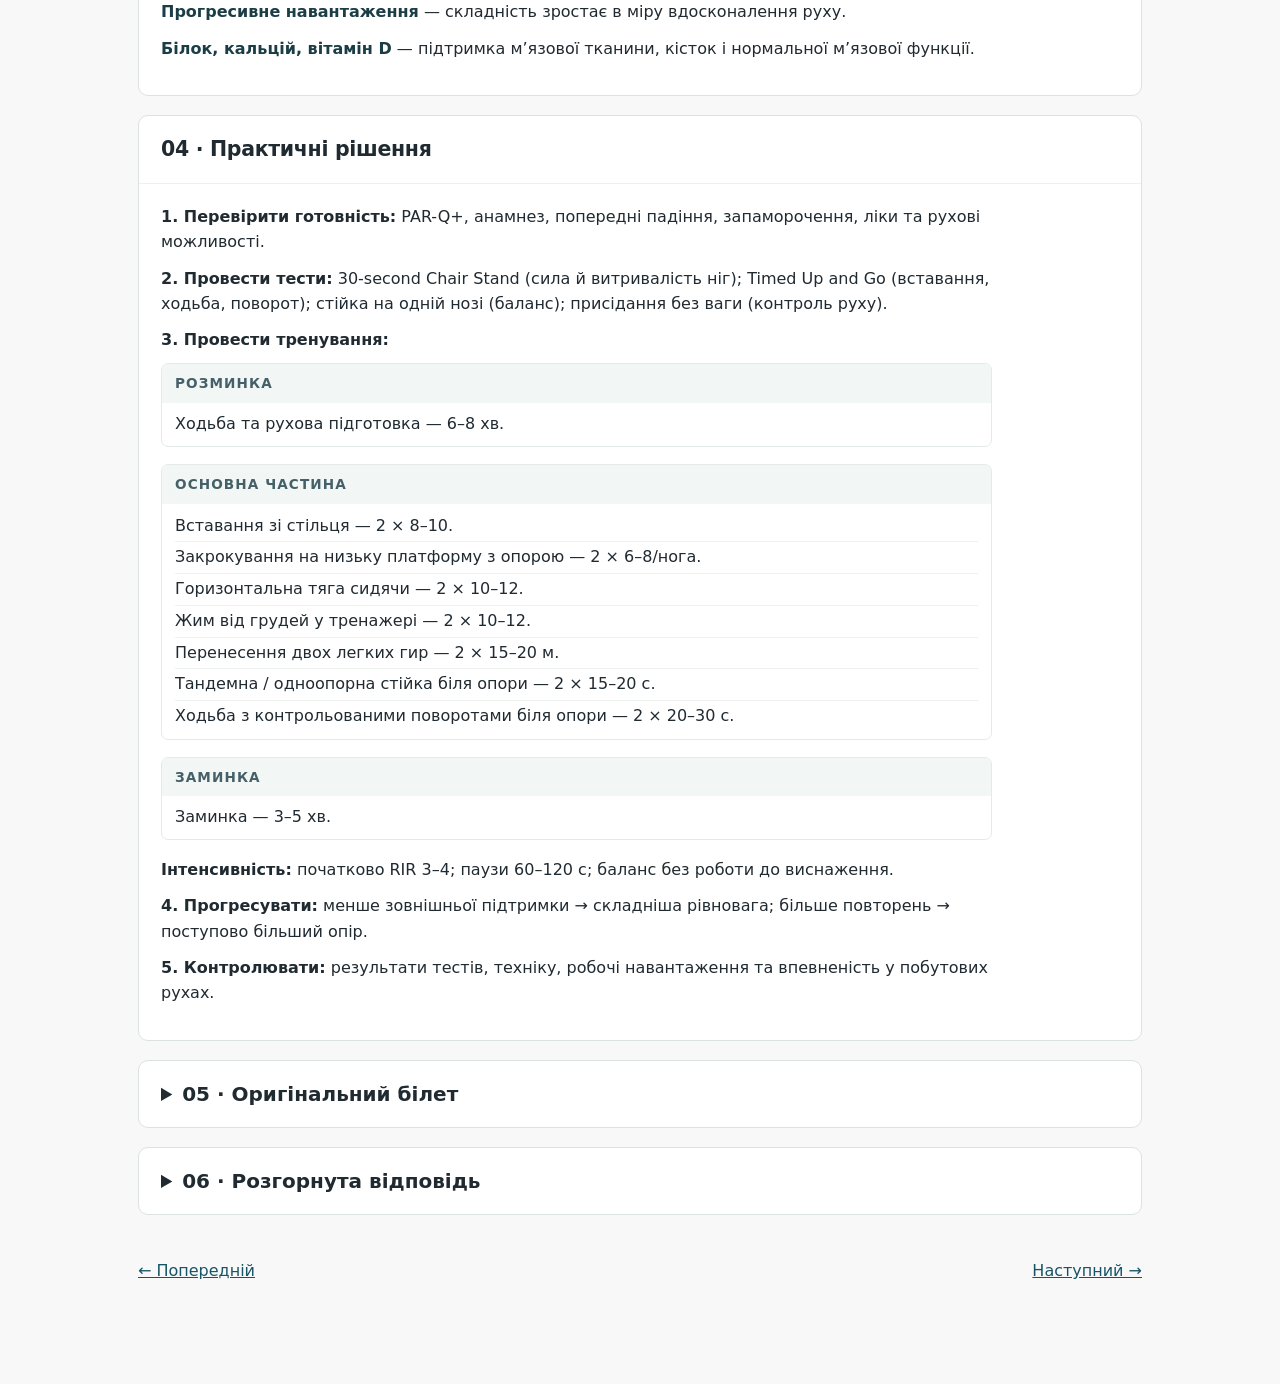
<file: ticket-07.html>
<!doctype html><html lang="uk"><head><meta charset="utf-8"><meta name="viewport" content="width=device-width, initial-scale=1"><meta name="color-scheme" content="light"><title>Сила, баланс і функціональна незалежність · EQF4</title><link rel="stylesheet" href="style.css"></head><body><a class="skip" href="#content">Перейти до вмісту</a><main class="wrap" id="content"><header class="top"><a href="index.html">EQF4 · Екзаменаційні кейси</a></header><div class="case-page"><h1>07 · Сила, баланс і функціональна незалежність</h1><p class="lead">Кейс → ключові тези → теорія → практика. Оригінал та розгорнуту відповідь можна відкрити нижче.</p><nav class="section-nav" aria-label="Розділи білета"><a href="#section-01">01 · Кейс</a><a href="#section-02">02 · Ключові тези відповіді</a><a href="#section-03">03 · Теоретичні засади</a><a href="#section-04">04 · Практичні рішення</a><a href="#section-05">05 · Оригінальний білет</a><a href="#section-06">06 · Розгорнута відповідь</a></nav><section class="panel " id="section-01"><h2>01 · Кейс</h2><div class="body"><div class="case-groups"><div class="case-group "><p data-source-index="460"><strong class="label">Клієнтка:</strong> жінка, 60 років · активна в побуті · без систематичних тренувань.</p><p data-source-index="461"><strong class="label">Мета:</strong> підтримувати силу, координацію та впевненість у побутових рухах.</p><p data-source-index="462"><strong class="label">Ситуація:</strong> щоденна активність є, але цілеспрямованої роботи над фізичними якостями немає.</p></div><div class="case-group "><p data-source-index="463"><strong class="label">Відомі проблеми:</strong> відсутність систематичних силових і балансувальних тренувань.</p><p data-source-index="464"><strong class="label">Критичні невідомі:</strong> сила ніг; рівновага; функціональна мобільність; досвід падінь; стан здоров’я; харчування.</p></div><div class="case-group case-group-critical"><p data-source-index="465" class="problem"><strong class="label">Ключова проблема:</strong> побутова активність не обов’язково підтримує всі фізичні якості, потрібні для довготривалої незалежності.</p><p data-source-index="466" class="hypothesis"><strong class="label">Робоча гіпотеза:</strong> силові вправи, баланс і динамічна координація підтримають самостійність у побуті.</p></div></div></div></section><section class="panel key" id="section-02"><h2>02 · Ключові тези відповіді</h2><div class="body"><div class="group"><h3 data-source-index="468">Функціональне оцінювання</h3><p data-source-index="469">PAR-Q+; 30-секундне вставання зі стільця, Timed Up and Go, тест рівноваги; оцінити поточні можливості.</p></div><div class="group"><h3 data-source-index="470">Тренування</h3><p data-source-index="471">Сила ніг і корпусу; статичний баланс; динамічна координація — сходинка, перенесення предметів, повороти.</p></div><div class="group"><h3 data-source-index="472">Харчування</h3><p data-source-index="473">Достатня енергія й білок для збереження м’язів; кальцій і вітамін D для здоров’я кісток. Не призначати добавки автоматично.</p></div></div></section><section class="panel " id="section-03"><h2>03 · Теоретичні засади</h2><div class="body"><p data-source-index="475"><strong class="theory-concept">Функціональна незалежність</strong> — здатність самостійно виконувати повсякденні дії.</p><p data-source-index="476"><strong class="theory-concept">Саркопенія</strong> — патологічне зниження м’язової сили й маси з віком; вік сам по собі не встановлює діагноз.</p><p data-source-index="477"><strong class="theory-concept">М’язова сила</strong> — основа вставання, піднімання сходами та перенесення предметів.</p><p data-source-index="478"><strong class="theory-concept">Баланс</strong> — контроль стійкості у статичних і динамічних положеннях.</p><p data-source-index="479"><strong class="theory-concept">Координація</strong> — узгоджені рухи й контроль напрямку в побутових діях.</p><p data-source-index="480"><strong class="theory-concept">Специфічність</strong> — для розвитку рівноваги потрібно тренувати саму рівновагу, а не лише силу.</p><p data-source-index="481"><strong class="theory-concept">Прогресивне навантаження</strong> — складність зростає в міру вдосконалення руху.</p><p data-source-index="482"><strong class="theory-concept">Білок, кальцій, вітамін D</strong> — підтримка м’язової тканини, кісток і нормальної м’язової функції.</p></div></section><section class="panel " id="section-04"><h2>04 · Практичні рішення</h2><div class="body"><p data-source-index="484"><strong class="label">1. Перевірити готовність:</strong> PAR-Q+, анамнез, попередні падіння, запаморочення, ліки та рухові можливості.</p><p data-source-index="485"><strong class="label">2. Провести тести:</strong> 30-second Chair Stand (сила й витривалість ніг); Timed Up and Go (вставання, ходьба, поворот); стійка на одній нозі (баланс); присідання без ваги (контроль руху).</p><p data-source-index="486"><strong class="label">3. Провести тренування:</strong></p><div class="training"><h3>Розминка</h3><div class="lines"><p data-source-index="487">Ходьба та рухова підготовка — 6–8 хв.</p></div></div><div class="training"><h3>Основна частина</h3><div class="exercise-lines"><p data-source-index="488">Вставання зі стільця — 2 × 8–10.</p><p data-source-index="489">Закрокування на низьку платформу з опорою — 2 × 6–8/нога.</p><p data-source-index="490">Горизонтальна тяга сидячи — 2 × 10–12.</p><p data-source-index="491">Жим від грудей у тренажері — 2 × 10–12.</p><p data-source-index="492">Перенесення двох легких гир — 2 × 15–20 м.</p><p data-source-index="493">Тандемна / одноопорна стійка біля опори — 2 × 15–20 с.</p><p data-source-index="494">Ходьба з контрольованими поворотами біля опори — 2 × 20–30 с.</p></div></div><div class="training"><h3>Заминка</h3><div class="lines"><p data-source-index="495">Заминка — 3–5 хв.</p></div></div><p data-source-index="496"><strong class="label">Інтенсивність:</strong> початково RIR 3–4; паузи 60–120 с; баланс без роботи до виснаження.</p><p data-source-index="497"><strong class="label">4. Прогресувати:</strong> менше зовнішньої підтримки → складніша рівновага; більше повторень → поступово більший опір.</p><p data-source-index="498"><strong class="label">5. Контролювати:</strong> результати тестів, техніку, робочі навантаження та впевненість у побутових рухах.</p></div></section><section class="panel" id="section-05"><details><summary>05 · Оригінальний білет</summary><div class="body"><p data-source-index="500"><strong class="label">Кейс:</strong></p><p data-source-index="501">Жінка, 60 років, фізично активна у повсякденному житті, але не має систематичного тренувального досвіду. Її мета — підтримувати силу, координацію та здатність впевнено виконувати побутові рухи.</p><p data-source-index="502">Надайте рекомендації щодо харчування клієнтки старшого віку, мета якої — підтримання сили, балансу та функціональних можливостей. Поясніть роль достатнього споживання білка й енергії, а також кальцію та вітаміну D у збереженні м’язової маси, здоров’я кісток і фізичної незалежності.</p><p data-source-index="503">Визначте, які тести доцільно використати для оцінки балансу, сили та функціональної рухливості клієнтки. Поясніть, як результати вплинуть на програмування. Опишіть використання системи PAR-Q чи PAR-Q+ на етапі збору первинної інформації.</p><p data-source-index="504">Виходячи з результатів оцінки та мети клієнтки, розробіть і проведіть функціональне тренування з акцентом на силу, баланс та координацію. Продемонструйте повне тренування, адаптуючи складність вправ до можливостей клієнтки. Поясніть, як ви будете забезпечувати безпечне виконання вправ та поступово підвищувати їх складність.</p></div></details></section><section class="panel" id="section-06"><details><summary>06 · Розгорнута відповідь</summary><div class="body"><h3 data-source-index="506">1. Функціональне оцінювання та PAR-Q+</h3><p data-source-index="507">Перше завдання — визначити фактичний рівень сили, балансу й рухових можливостей клієнтки. Вік 60 років не означає автоматичного зниження працездатності. Вона активна в побуті, але не має систематичного тренувального досвіду, тому не припускаю ні слабкості, ні достатньої тренованості без оцінювання.</p><p data-source-index="508">PAR-Q+ використовую перед фізичними тестами. Початкові сім питань охоплюють діагностовані серцево-судинні захворювання, біль у грудях, запаморочення чи втрату свідомості, інші хронічні хвороби, ліки, проблеми опорно-рухового апарату та медичні обмеження.</p><p data-source-index="509">Якщо всі відповіді негативні, можна поступово починати відповідну активність. Позитивні відповіді потребують додаткових питань PAR-Q+ та визначення подальших дій. Опитувальник не замінює медичної діагностики.</p><p data-source-index="510">Додатково уточнюю падіння, страх падіння, запаморочення, попередні травми, побутові труднощі й досвід фізичних навантажень.</p><p data-source-index="511"><strong class="label">30-second Chair Stand:</strong> клієнтка встає зі стільця та сідає протягом 30 секунд; підраховую завершені повторення. Тест відображає функціональну силу й витривалість ніг.</p><p data-source-index="512"><strong class="label">Timed Up and Go:</strong> встати зі стільця, пройти 3 метри, розвернутися, повернутися й сісти. Фіксую час, плавність, рівновагу та контроль повороту.</p><p data-source-index="513"><strong class="label">Стійка на одній нозі:</strong> поруч із надійною опорою, до 20 секунд на ногу. Оцінюю контроль, торкання підлоги, потребу в підтримці та відмінності сторін. Альтернатива — тандемна стійка.</p><p data-source-index="514"><strong class="label">Присідання без ваги:</strong> три комфортні повторення. Спостерігаю за амплітудою, стабільністю й якістю руху.</p><p data-source-index="515">Тести не встановлюють діагноз і самі по собі не визначають ризик падіння. Результати використовую для добору вправ і порівняння. Медичні пороги CDC STEADI переважно призначені для старших популяцій, тому не застосовую їх автоматично до 60-річної клієнтки.</p><h3 data-source-index="516">2. Функціональне тренування</h3><p data-source-index="517">Мета — розвинути силу, координацію й контроль у рухах, які відповідають повсякденним завданням. Обираю заняття приблизно на 40–45 хвилин із помірним навантаженням.</p><p data-source-index="518"><strong class="label">Розминка — 6–8 хвилин:</strong> легка ходьба та прості рухи для підготовки ніг, плечового пояса й корпусу.</p><p data-source-index="519"><strong class="label">Вставання зі стільця — 2 × 8–10:</strong> тренує вставання з сидячого положення. Регулюю висоту сидіння; за потреби дозволяю використовувати руки.</p><p data-source-index="520">Закрокування на низьку платформу — 2 × 6–8 на ногу: тренує підйом сходами, перенесення ваги та контроль опорної ноги. Починаємо без гирі, поруч із поручнем.</p><p data-source-index="521">Горизонтальна тяга сидячи — 2 × 10–12: розвиває силу верхньої частини тіла.</p><p data-source-index="522">Жим від грудей у тренажері — 2 × 10–12: тренує поштовховий рух верхньої частини тіла.</p><p data-source-index="523">Перенесення двох легких гир — 2 × 15–20 метрів: перенесення предметів, сила хвата й контроль тулуба. Вагу добираю за готовністю.</p><p data-source-index="524">Тандемна або одноопорна стійка — 2 × 15–20 секунд: тренує статичний баланс; поруч надійна опора. Ходьба з контрольованими поворотами біля опори — 2 × 20–30 секунд: тренує динамічну рівновагу й координацію напрямку руху.</p><p data-source-index="525">Початкова інтенсивність — RIR 3–4. Відпочинок — 60–120 секунд, за потреби більше. Заминка — 3–5 хвилин легкої ходьби, контрольованих рухів і оцінки самопочуття.</p><h3 data-source-index="526">3. Безпека, прогресія та моніторинг</h3><p data-source-index="527">Основний принцип — вправи мають бути достатньо складними для розвитку, але відповідати поточним можливостям.</p><p data-source-index="528">Для балансувальних завдань використовую поручень, стіну або іншу надійну опору. Не починаю із заплющування очей, нестабільних платформ чи складних одноногих рухів.</p><p data-source-index="529"><strong class="label">Прогресія сили:</strong> засвоїти рух → збільшити повторення → додати невеликий опір.</p><p data-source-index="530"><strong class="label">Прогресія балансу:</strong> широка стійка → тандемна → одноопорна; зменшувати підтримку лише за стабільного контролю.</p><p data-source-index="531"><strong class="label">Прогресія функціональних рухів:</strong> вища опора при вставанні → нижча; нижча сходинка → вища; легші предмети → важчі.</p><p data-source-index="532">Для старту доцільні приблизно два силові тренування на тиждень із балансувальними завданнями. Коротку роботу над рівновагою можна виконувати частіше за безпечної переносимості.</p><p data-source-index="533">Кожні 4–6 тижнів повторюю функціональні тести за однаковим протоколом. Додатково оцінюю впевненість у побутових діях, регулярність та зростання робочих навантажень. Успіх — легше вставання, підйом сходами, перенесення речей і контроль рівноваги.</p><h3 data-source-index="534">4. Харчування для збереження сили й здоров’я кісток</h3><p data-source-index="535">Головне — достатня енергія та нутрієнти для збереження м’язів і підтримки активності. Мета схуднення не заявлена; дефіцит калорій автоматично не призначаю. Надмірне обмеження енергії може погіршувати відновлення.</p><p data-source-index="536"><strong class="label">Білок:</strong> експертний орієнтир для здорових людей старшого віку — близько 1,0–1,2 г/кг/добу. За регулярних силових тренувань практично можна розглядати 1,2–1,5 г/кг/добу за відсутності медичних обмежень. Це індивідуальний орієнтир, а не жорсткий норматив для всіх 60-річних.</p><p data-source-index="537"><strong class="label">Джерела білка:</strong> риба, яйця, молочні продукти, м’ясо, соя та бобові; включати їх у регулярні основні прийоми їжі.</p><p data-source-index="538">Кальцій необхідний для нормального стану кісток. EFSA наводить для дорослих після 25 років близько 950 мг/добу. Джерела: молочні продукти, збагачені рослинні напої, риба з їстівними кістками й інші кальцієвмісні продукти.</p><p data-source-index="539">Вітамін D підтримує засвоєння кальцію, кістки й м’язову функцію. Орієнтир EFSA — 15 мкг на добу за умови мінімального синтезу від сонячного світла.</p><p data-source-index="540">Препарати кальцію або вітаміну D автоматично через вік не призначаю; потребу визначають за харчуванням, факторами ризику й медичними рекомендаціями.</p><p data-source-index="541"><strong class="label">Підсумок:</strong> оцінити функціональні можливості → тренувати силу й баланс через побутові рухи → поступово підвищувати складність → підтримувати адаптацію достатнім харчуванням.</p></div></details></section><nav class="pager" aria-label="Навігація між кейсами"><a href="ticket-06.html">← Попередній</a><a href="ticket-08.html">Наступний →</a></nav></div></main></body></html>
</file>
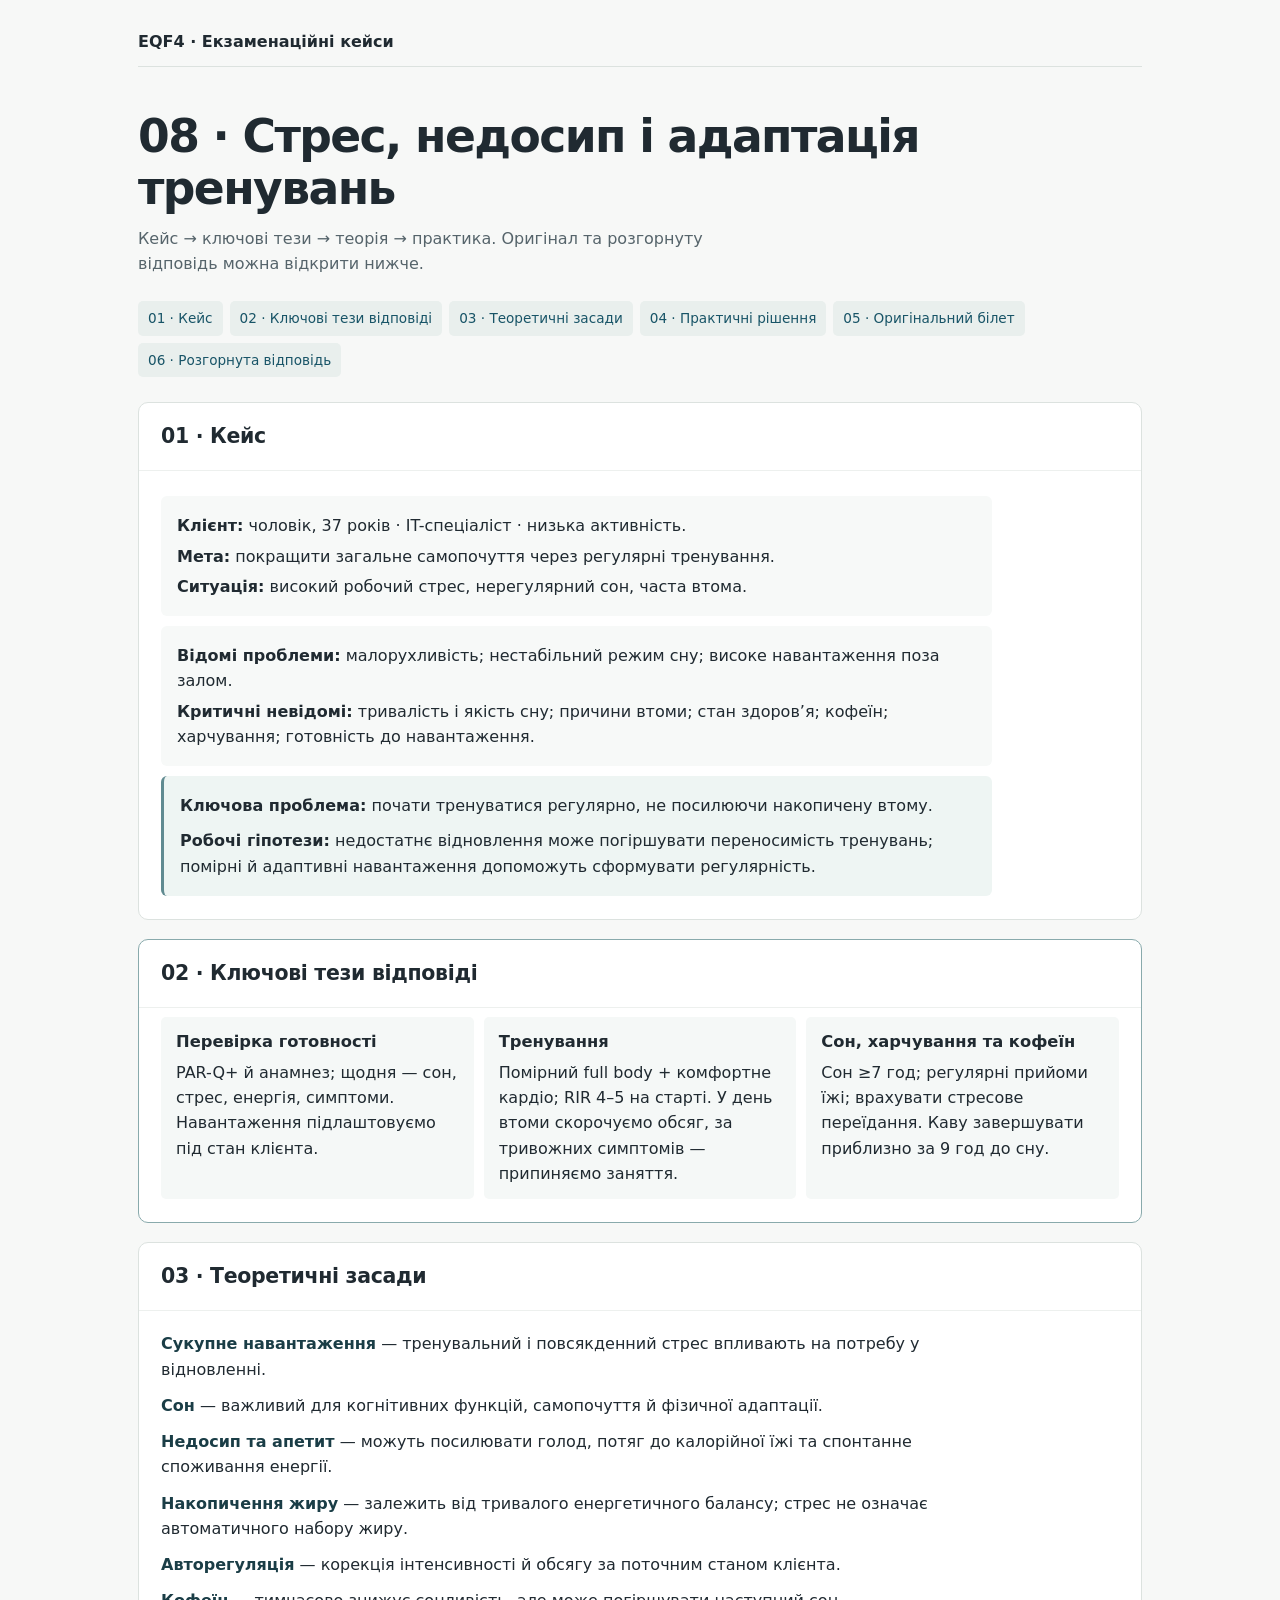
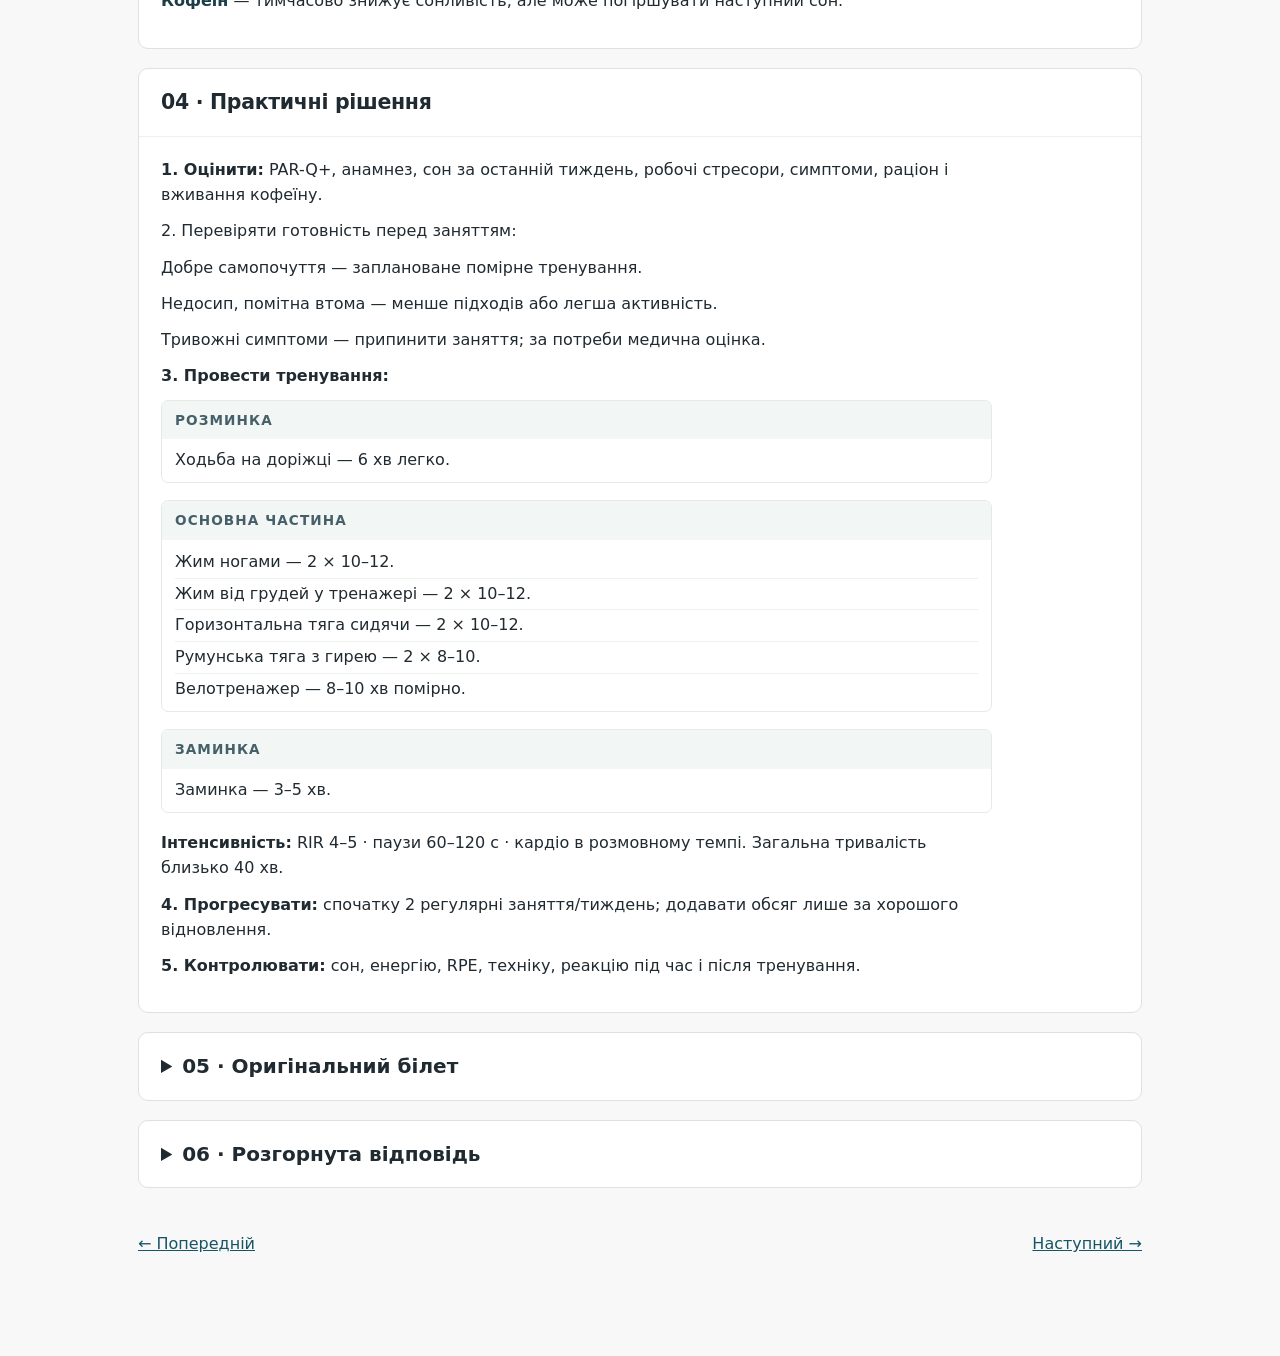
<file: ticket-08.html>
<!doctype html><html lang="uk"><head><meta charset="utf-8"><meta name="viewport" content="width=device-width, initial-scale=1"><meta name="color-scheme" content="light"><title>Стрес, недосип і адаптація тренувань · EQF4</title><link rel="stylesheet" href="style.css"></head><body><a class="skip" href="#content">Перейти до вмісту</a><main class="wrap" id="content"><header class="top"><a href="index.html">EQF4 · Екзаменаційні кейси</a></header><div class="case-page"><h1>08 · Стрес, недосип і адаптація тренувань</h1><p class="lead">Кейс → ключові тези → теорія → практика. Оригінал та розгорнуту відповідь можна відкрити нижче.</p><nav class="section-nav" aria-label="Розділи білета"><a href="#section-01">01 · Кейс</a><a href="#section-02">02 · Ключові тези відповіді</a><a href="#section-03">03 · Теоретичні засади</a><a href="#section-04">04 · Практичні рішення</a><a href="#section-05">05 · Оригінальний білет</a><a href="#section-06">06 · Розгорнута відповідь</a></nav><section class="panel " id="section-01"><h2>01 · Кейс</h2><div class="body"><div class="case-groups"><div class="case-group "><p data-source-index="550"><strong class="label">Клієнт:</strong> чоловік, 37 років · IT-спеціаліст · низька активність.</p><p data-source-index="551"><strong class="label">Мета:</strong> покращити загальне самопочуття через регулярні тренування.</p><p data-source-index="552"><strong class="label">Ситуація:</strong> високий робочий стрес, нерегулярний сон, часта втома.</p></div><div class="case-group "><p data-source-index="553"><strong class="label">Відомі проблеми:</strong> малорухливість; нестабільний режим сну; високе навантаження поза залом.</p><p data-source-index="554"><strong class="label">Критичні невідомі:</strong> тривалість і якість сну; причини втоми; стан здоров’я; кофеїн; харчування; готовність до навантаження.</p></div><div class="case-group case-group-critical"><p data-source-index="555" class="problem"><strong class="label">Ключова проблема:</strong> почати тренуватися регулярно, не посилюючи накопичену втому.</p><p data-source-index="556" class="hypothesis"><strong class="label">Робочі гіпотези:</strong> недостатнє відновлення може погіршувати переносимість тренувань; помірні й адаптивні навантаження допоможуть сформувати регулярність.</p></div></div></div></section><section class="panel key" id="section-02"><h2>02 · Ключові тези відповіді</h2><div class="body"><div class="group"><h3 data-source-index="558">Перевірка готовності</h3><p data-source-index="559">PAR-Q+ й анамнез; щодня — сон, стрес, енергія, симптоми. Навантаження підлаштовуємо під стан клієнта.</p></div><div class="group"><h3 data-source-index="560">Тренування</h3><p data-source-index="561">Помірний full body + комфортне кардіо; RIR 4–5 на старті. У день втоми скорочуємо обсяг, за тривожних симптомів — припиняємо заняття.</p></div><div class="group"><h3 data-source-index="562">Сон, харчування та кофеїн</h3><p data-source-index="563">Сон ≥7 год; регулярні прийоми їжі; врахувати стресове переїдання. Каву завершувати приблизно за 9 год до сну.</p></div></div></section><section class="panel " id="section-03"><h2>03 · Теоретичні засади</h2><div class="body"><p data-source-index="565"><strong class="theory-concept">Сукупне навантаження</strong> — тренувальний і повсякденний стрес впливають на потребу у відновленні.</p><p data-source-index="566"><strong class="theory-concept">Сон</strong> — важливий для когнітивних функцій, самопочуття й фізичної адаптації.</p><p data-source-index="567"><strong class="theory-concept">Недосип та апетит</strong> — можуть посилювати голод, потяг до калорійної їжі та спонтанне споживання енергії.</p><p data-source-index="568"><strong class="theory-concept">Накопичення жиру</strong> — залежить від тривалого енергетичного балансу; стрес не означає автоматичного набору жиру.</p><p data-source-index="569"><strong class="theory-concept">Авторегуляція</strong> — корекція інтенсивності й обсягу за поточним станом клієнта.</p><p data-source-index="570"><strong class="theory-concept">Кофеїн</strong> — тимчасово знижує сонливість, але може погіршувати наступний сон.</p></div></section><section class="panel " id="section-04"><h2>04 · Практичні рішення</h2><div class="body"><p data-source-index="572"><strong class="label">1. Оцінити:</strong> PAR-Q+, анамнез, сон за останній тиждень, робочі стресори, симптоми, раціон і вживання кофеїну.</p><p data-source-index="573">2. Перевіряти готовність перед заняттям:</p><p data-source-index="574">Добре самопочуття — заплановане помірне тренування.</p><p data-source-index="575">Недосип, помітна втома — менше підходів або легша активність.</p><p data-source-index="576">Тривожні симптоми — припинити заняття; за потреби медична оцінка.</p><p data-source-index="577"><strong class="label">3. Провести тренування:</strong></p><div class="training"><h3>Розминка</h3><div class="lines"><p data-source-index="578">Ходьба на доріжці — 6 хв легко.</p></div></div><div class="training"><h3>Основна частина</h3><div class="exercise-lines"><p data-source-index="579">Жим ногами — 2 × 10–12.</p><p data-source-index="580">Жим від грудей у тренажері — 2 × 10–12.</p><p data-source-index="581">Горизонтальна тяга сидячи — 2 × 10–12.</p><p data-source-index="582">Румунська тяга з гирею — 2 × 8–10.</p><p data-source-index="583">Велотренажер — 8–10 хв помірно.</p></div></div><div class="training"><h3>Заминка</h3><div class="lines"><p data-source-index="584">Заминка — 3–5 хв.</p></div></div><p data-source-index="585"><strong class="label">Інтенсивність:</strong> RIR 4–5 · паузи 60–120 с · кардіо в розмовному темпі. Загальна тривалість близько 40 хв.</p><p data-source-index="586"><strong class="label">4. Прогресувати:</strong> спочатку 2 регулярні заняття/тиждень; додавати обсяг лише за хорошого відновлення.</p><p data-source-index="587"><strong class="label">5. Контролювати:</strong> сон, енергію, RPE, техніку, реакцію під час і після тренування.</p></div></section><section class="panel" id="section-05"><details><summary>05 · Оригінальний білет</summary><div class="body"><p data-source-index="589"><strong class="label">Кейс:</strong></p><p data-source-index="590">Чоловік, 37 років, працює в IT, має високий рівень робочого стресу та нерегулярний режим сну. Фізична активність низька. Він хоче почати тренуватися для покращення загального самопочуття, але часто відчуває втому.</p><p data-source-index="591">Надайте рекомендації щодо харчування та способу життя клієнта з високим рівнем робочого стресу та нерегулярним сном. Поясніть, як хронічний недосип і стрес можуть впливати на харчову поведінку та накопичення жиру, і надайте поради щодо безпечної добової норми кофеїну та часу його вживання з урахуванням якості сну клієнта.</p><p data-source-index="592">Визначте, які дані необхідно зібрати перед початком тренувань та як оцінити готовність клієнта до навантаження в конкретний день. Поясніть, як отримані дані можуть впливати на інтенсивність тренування. Які основні питання щодо сну та стресових чинників будуть стосуватись саме цього клієнта?</p><p data-source-index="593">Виходячи з низького рівня фізичної активності, високого робочого навантаження та нестабільного відновлення клієнта, розробіть і проведіть помірне тренування загальної фізичної підготовки, спрямоване на формування регулярності без надмірного навантаження. Продемонструйте тренування та поясніть вибір інтенсивності, обсягу й тривалості. Покажіть, як ви будете контролювати стан клієнта під час заняття та за яких умов зменшите або збільшите навантаження.</p></div></details></section><section class="panel" id="section-06"><details><summary>06 · Розгорнута відповідь</summary><div class="body"><h3 data-source-index="595">1. Оцінювання готовності до навантаження</h3><p data-source-index="596">Клієнт хоче почати тренуватися для покращення самопочуття, але вже має високий рівень стресу та нерегулярний сон. Тому до початку програми потрібно оцінити не лише фізичну підготовленість, а й можливості відновлення.</p><p data-source-index="597">Починаю з PAR-Q+, збору медичного анамнезу, інформації про ліки, стан здоров’я та причини втоми. Не припускаю автоматично, що вся втома спричинена роботою: стійкі або незрозумілі симптоми можуть потребувати медичної оцінки.</p><p data-source-index="598"><strong class="label">Основні запитання клієнту:</strong></p><p data-source-index="599">Скільки годин ви спите в робочі та вихідні дні? Чи маєте стабільний час засинання й пробудження? Чи прокидаєтеся відпочилим? Чи є нічні пробудження?</p><p data-source-index="600"><strong class="label">Що заважає сну:</strong> робочий графік, думки про роботу, екрани, кофеїн? У які дні робочий стрес найбільший? Скільки кави або енергетичних напоїв п’єте й коли?</p><p data-source-index="601">Чи є денна сонливість, незвичне виснаження, проблеми концентрації, хропіння або помічені зупинки дихання уві сні?</p><p data-source-index="602">Додатково оцінюю звичну активність, базові рухові патерни та реакцію на легке навантаження.</p><p data-source-index="603"><strong class="label">Перед кожним заняттям перевіряю:</strong> тривалість і якість сну, сьогоднішню енергію, рівень стресу та незвичні симптоми. Використовую три варіанти рішення — це тренерська евристика, не валідований медичний тест.</p><p data-source-index="604"><strong class="label">Добрий стан:</strong> звичайне помірне тренування. Помітна втома: зменшити вагу, кількість підходів чи тривалість або замінити заняття легкою руховою активністю. Тривожний стан: при болю в грудях, непритомності, сильному запамороченні, незвичній задишці чи інших небезпечних симптомах припинити навантаження та рекомендувати відповідну медичну допомогу.</p><p data-source-index="605">Один поганий сон не завжди означає скасування тренування. Рішення залежить від симптомів, втоми, техніки й реакції на розминку.</p><h3 data-source-index="606">2. Помірне тренування та авторегуляція</h3><p data-source-index="607">Завдання першого етапу — сформувати стійку звичку тренуватися й поступово покращувати фізичну форму без надмірної втоми. Обираю два full-body тренування на тиждень із можливістю додати третє за готовності. Заняття — приблизно 40 хвилин.</p><p data-source-index="608"><strong class="label">Розминка — 6 хвилин:</strong> легка ходьба на доріжці з контролем самопочуття, дихання, координації та суб’єктивного зусилля. За потреби — коротка рухова підготовка до силових вправ.</p><p data-source-index="609">Силова частина — приблизно 20–23 хвилини: жим ногами 2 × 10–12; жим від грудей у тренажері 2 × 10–12; горизонтальна тяга сидячи 2 × 10–12; румунська тяга з гирею 2 × 8–10. Початкова інтенсивність — RIR 4–5, паузи 60–120 секунд, за потреби довше. Вправи виконуємо контрольовано, без виснаження.</p><p data-source-index="610"><strong class="label">Кардіо — 8–10 хвилин:</strong> велотренажер у розмовному темпі, без високоінтенсивних інтервалів. Заминка — 3–5 хвилин із поступовим зниженням активності та перевіркою самопочуття.</p><p data-source-index="611">Під час заняття контролюю техніку, RPE, втому, дихання та загальну реакцію. Якщо навантаження стає несподівано важким, клієнт втрачає контроль або почувається дедалі гірше, зменшую опір чи обсяг. За хорошого стану й відновлення протягом кількох занять поступово додаю повторення, вагу чи невеликий обсяг; не підвищую навантаження через один енергійний день.</p><p data-source-index="612">Додатково рекомендую короткі прогулянки протягом робочого дня, щоб збільшувати активність поза залом. Головний принцип — програма достатньо легка для регулярного виконання й поступово складнішає за готовності.</p><h3 data-source-index="613">3. Сон, стрес, харчування й кофеїн</h3><h4 data-source-index="614">Сон і відновлення</h4><p data-source-index="615">Базова рекомендація для дорослого — щонайменше сім годин сну за добу, хоча індивідуальна потреба може бути більшою. Насамперед пропоную стабілізувати пробудження, створити достатнє вікно для сну, зменшити вечірнє робоче збудження та запровадити ритуал завершення дня.</p><p data-source-index="616"><strong class="label">Практично:</strong> регулярний графік, природне світло вдень, комфортне темне приміщення ввечері, мінімізація пізньої роботи й кофеїну. При тривалих проблемах зі сном або вираженій денній сонливості — звернення до медичного фахівця.</p><h4 data-source-index="617">Стрес, апетит і накопичення жиру</h4><p data-source-index="618">Хронічний недосип і психологічний стрес можуть змінювати голод, харчові рішення, контроль імпульсів і вибір продуктів. Після важкого робочого дня людині може бути складніше планувати їжу; недосип може збільшувати бажання перекусити калорійною їжею ввечері.</p><p data-source-index="619">Дослідження показують, що обмеження сну може збільшувати споживання енергії, а його подовження в окремих групах — зменшувати. Кортизол не означає автоматичного накопичення жиру. Збільшення жирової маси пов’язане з тривалим позитивним енергетичним балансом; стрес і недосип можуть цьому сприяти через поведінкові й фізіологічні зміни.</p><p data-source-index="620">Мета клієнта — самопочуття, не схуднення, тому жорстку дієту не призначаю. Рекомендую регулярні прийоми їжі, достатній білок, овочі, фрукти, цільнозернові продукти, воду та доступні поживні перекуси на роботі.</p><h4 data-source-index="621">Кофеїн</h4><p data-source-index="622">Кофеїн тимчасово зменшує сонливість, але не замінює сон. EFSA для більшості здорових дорослих наводить приблизно 400 мг кофеїну на добу й до 200 мг за раз як верхні орієнтири безпеки, а не рекомендовані дози.</p><p data-source-index="623"><strong class="label">Клієнту рекомендую:</strong> враховувати загальну дозу кофеїну; завершувати звичайну каву приблизно за 9 годин до сну, за чутливості — раніше; не маскувати кавою систематичний недосип. Більші дози потребують довшого інтервалу.</p><p data-source-index="624"><strong class="label">Наприклад, після чашки кави о 15:</strong>00 близько 21:00 в організмі може залишатися приблизно половина кофеїну з цієї порції. Це умовна ілюстрація шестигодинного періоду напіввиведення: фактичний час значно відрізняється між людьми.</p><p data-source-index="625">Для людини з порушеним сном практичніше раніше припиняти вживання кофеїну, аніж наближатися до верхньої безпечної межі.</p><p data-source-index="626"><strong class="label">Підсумок:</strong> оцінити реальну причину втоми й готовність → почати з помірних регулярних тренувань → адаптувати навантаження за самопочуттям → покращувати сон, харчування та управління стресом.</p></div></details></section><nav class="pager" aria-label="Навігація між кейсами"><a href="ticket-07.html">← Попередній</a><a href="ticket-09.html">Наступний →</a></nav></div></main></body></html>
</file>
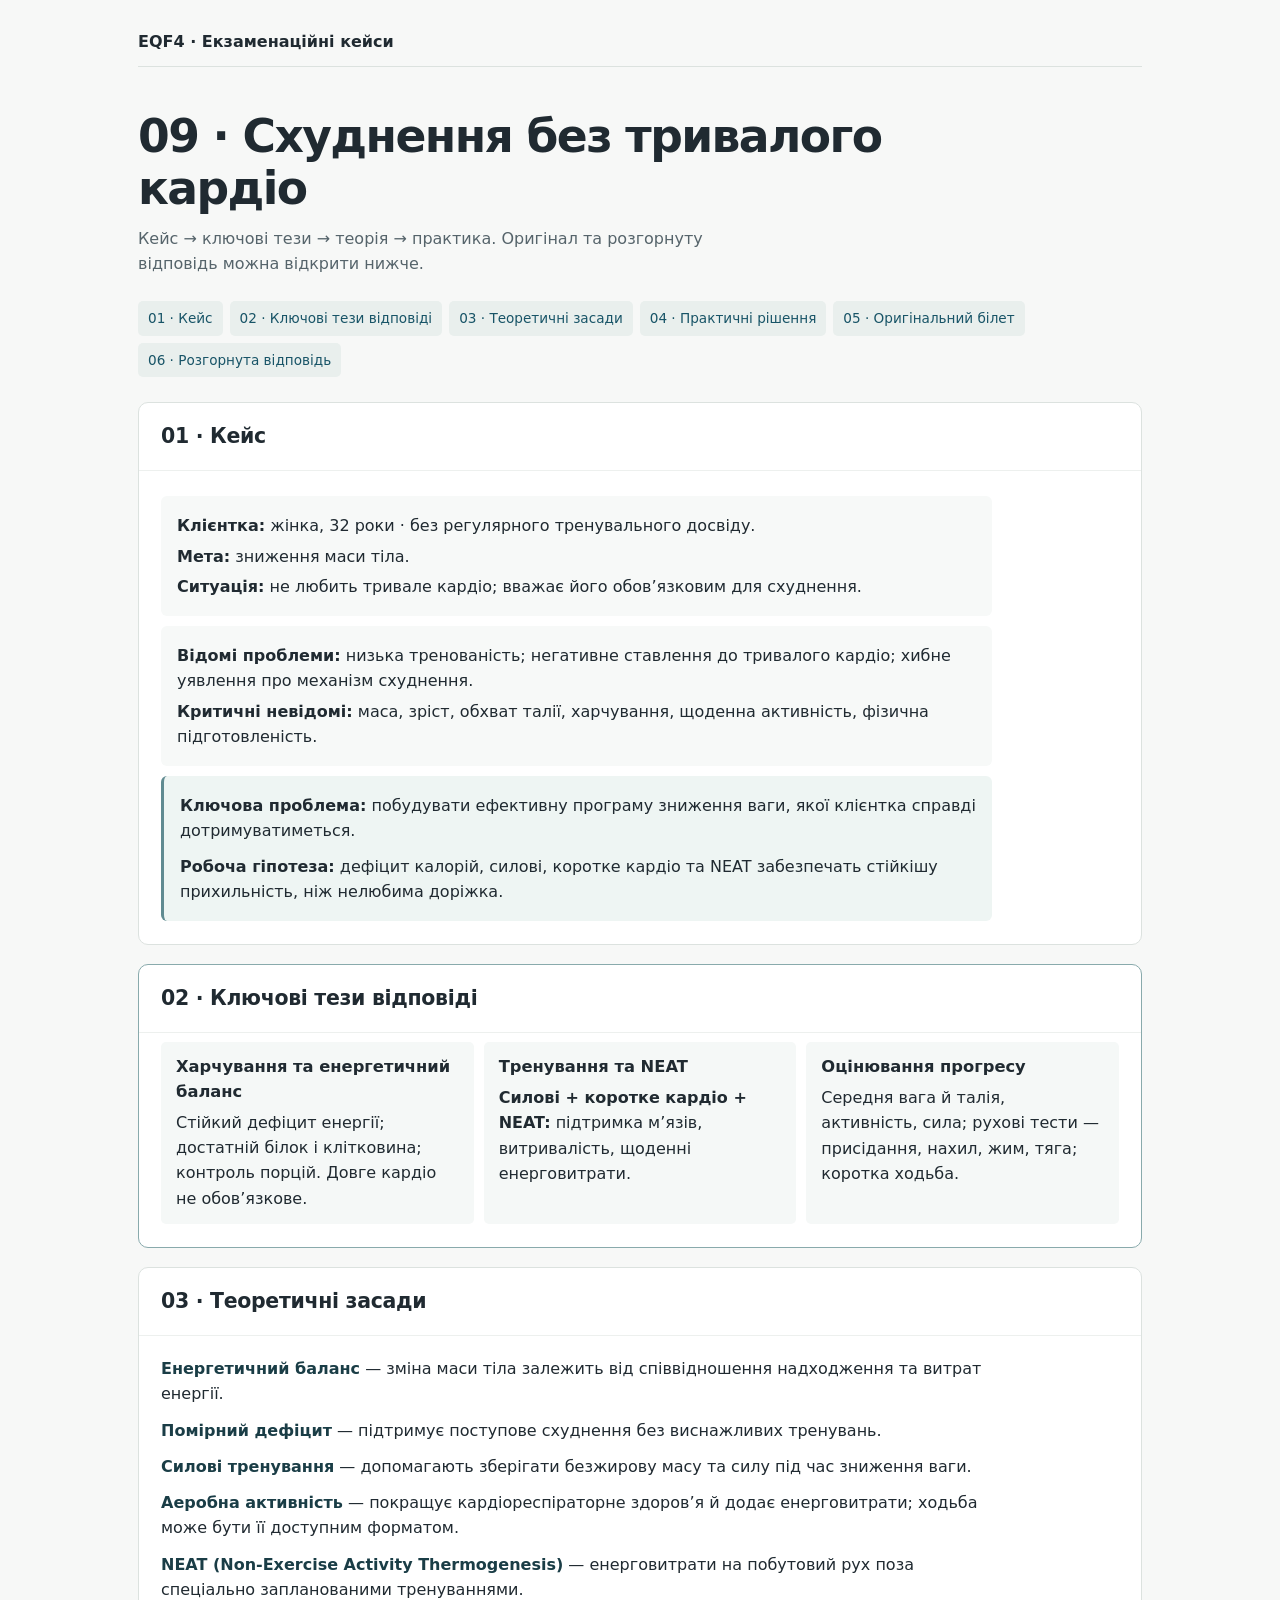
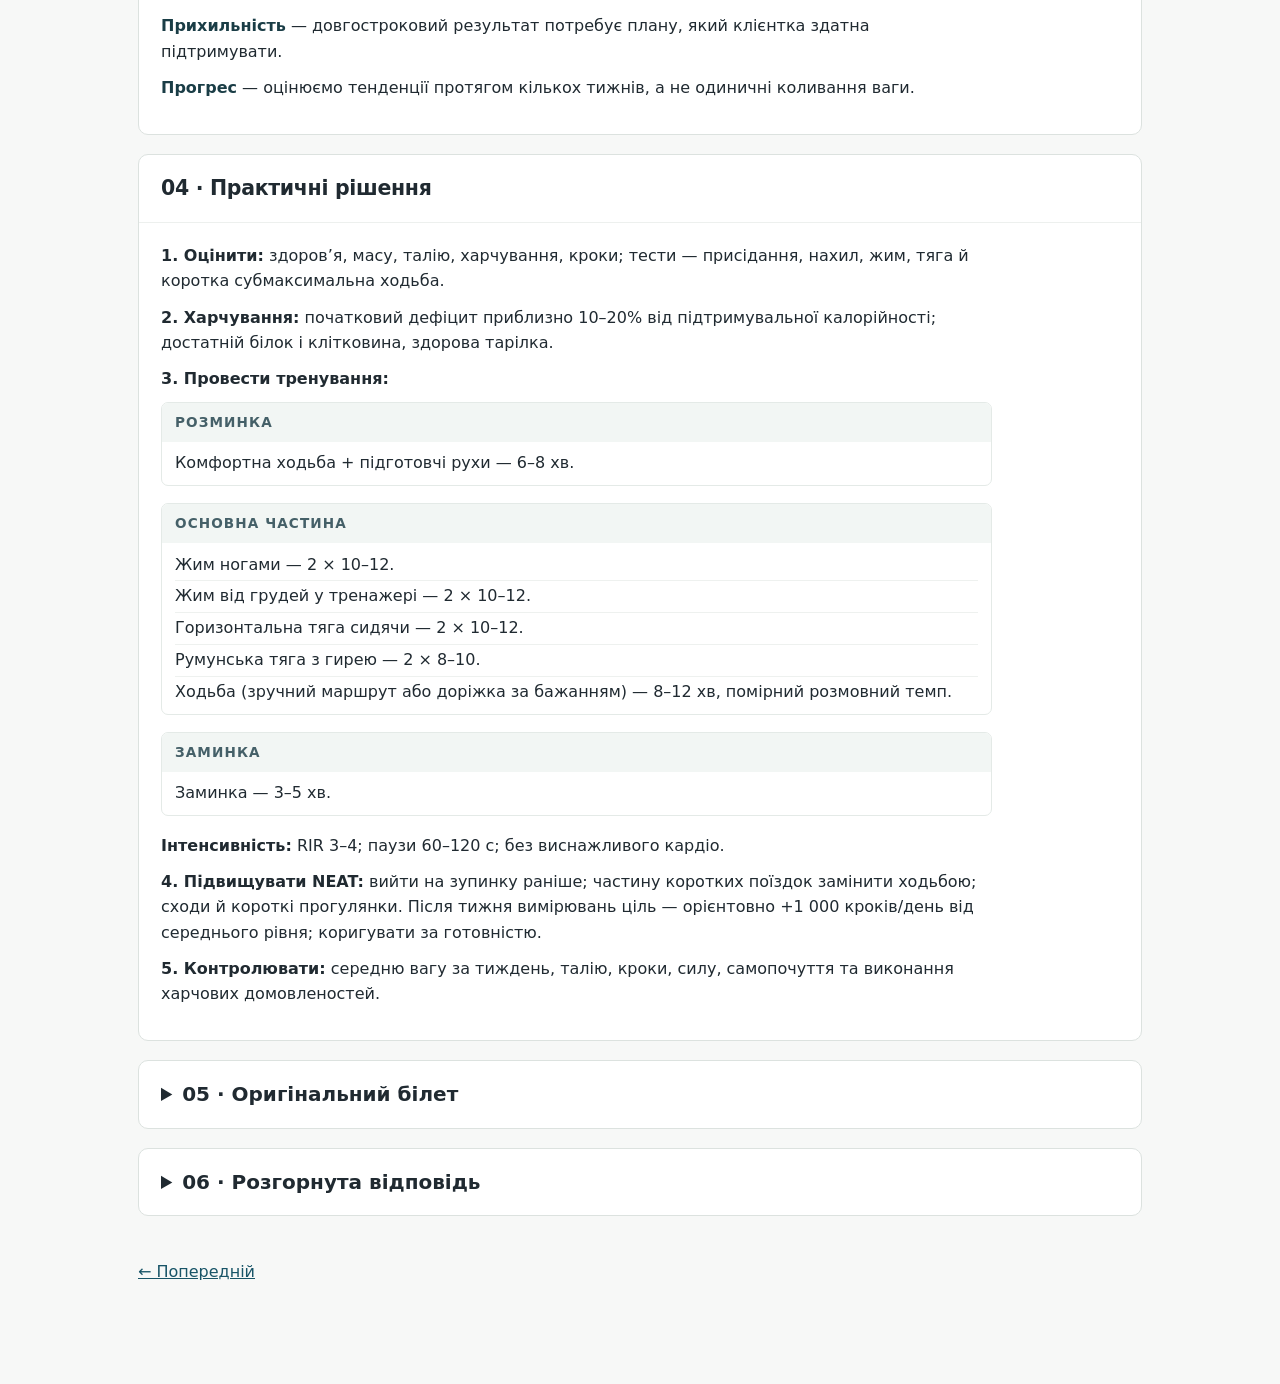
<file: ticket-09.html>
<!doctype html><html lang="uk"><head><meta charset="utf-8"><meta name="viewport" content="width=device-width, initial-scale=1"><meta name="color-scheme" content="light"><title>Схуднення без тривалого кардіо · EQF4</title><link rel="stylesheet" href="style.css"></head><body><a class="skip" href="#content">Перейти до вмісту</a><main class="wrap" id="content"><header class="top"><a href="index.html">EQF4 · Екзаменаційні кейси</a></header><div class="case-page"><h1>09 · Схуднення без тривалого кардіо</h1><p class="lead">Кейс → ключові тези → теорія → практика. Оригінал та розгорнуту відповідь можна відкрити нижче.</p><nav class="section-nav" aria-label="Розділи білета"><a href="#section-01">01 · Кейс</a><a href="#section-02">02 · Ключові тези відповіді</a><a href="#section-03">03 · Теоретичні засади</a><a href="#section-04">04 · Практичні рішення</a><a href="#section-05">05 · Оригінальний білет</a><a href="#section-06">06 · Розгорнута відповідь</a></nav><section class="panel " id="section-01"><h2>01 · Кейс</h2><div class="body"><div class="case-groups"><div class="case-group "><p data-source-index="635"><strong class="label">Клієнтка:</strong> жінка, 32 роки · без регулярного тренувального досвіду.</p><p data-source-index="636"><strong class="label">Мета:</strong> зниження маси тіла.</p><p data-source-index="637"><strong class="label">Ситуація:</strong> не любить тривале кардіо; вважає його обов’язковим для схуднення.</p></div><div class="case-group "><p data-source-index="638"><strong class="label">Відомі проблеми:</strong> низька тренованість; негативне ставлення до тривалого кардіо; хибне уявлення про механізм схуднення.</p><p data-source-index="639"><strong class="label">Критичні невідомі:</strong> маса, зріст, обхват талії, харчування, щоденна активність, фізична підготовленість.</p></div><div class="case-group case-group-critical"><p data-source-index="640" class="problem"><strong class="label">Ключова проблема:</strong> побудувати ефективну програму зниження ваги, якої клієнтка справді дотримуватиметься.</p><p data-source-index="641" class="hypothesis"><strong class="label">Робоча гіпотеза:</strong> дефіцит калорій, силові, коротке кардіо та NEAT забезпечать стійкішу прихильність, ніж нелюбима доріжка.</p></div></div></div></section><section class="panel key" id="section-02"><h2>02 · Ключові тези відповіді</h2><div class="body"><div class="group"><h3 data-source-index="643">Харчування та енергетичний баланс</h3><p data-source-index="644">Стійкий дефіцит енергії; достатній білок і клітковина; контроль порцій. Довге кардіо не обов’язкове.</p></div><div class="group"><h3 data-source-index="645">Тренування та NEAT</h3><p data-source-index="646"><strong class="label">Силові + коротке кардіо + NEAT:</strong> підтримка м’язів, витривалість, щоденні енерговитрати.</p></div><div class="group"><h3 data-source-index="647">Оцінювання прогресу</h3><p data-source-index="648">Середня вага й талія, активність, сила; рухові тести — присідання, нахил, жим, тяга; коротка ходьба.</p></div></div></section><section class="panel " id="section-03"><h2>03 · Теоретичні засади</h2><div class="body"><p data-source-index="650"><strong class="theory-concept">Енергетичний баланс</strong> — зміна маси тіла залежить від співвідношення надходження та витрат енергії.</p><p data-source-index="651"><strong class="theory-concept">Помірний дефіцит</strong> — підтримує поступове схуднення без виснажливих тренувань.</p><p data-source-index="652"><strong class="theory-concept">Силові тренування</strong> — допомагають зберігати безжирову масу та силу під час зниження ваги.</p><p data-source-index="653"><strong class="theory-concept">Аеробна активність</strong> — покращує кардіореспіраторне здоров’я й додає енерговитрати; ходьба може бути її доступним форматом.</p><p data-source-index="654"><strong class="theory-concept">NEAT (Non-Exercise Activity Thermogenesis)</strong> — енерговитрати на побутовий рух поза спеціально запланованими тренуваннями.</p><p data-source-index="655"><strong class="theory-concept">Прихильність</strong> — довгостроковий результат потребує плану, який клієнтка здатна підтримувати.</p><p data-source-index="656"><strong class="theory-concept">Прогрес</strong> — оцінюємо тенденції протягом кількох тижнів, а не одиничні коливання ваги.</p></div></section><section class="panel " id="section-04"><h2>04 · Практичні рішення</h2><div class="body"><p data-source-index="658"><strong class="label">1. Оцінити:</strong> здоров’я, масу, талію, харчування, кроки; тести — присідання, нахил, жим, тяга й коротка субмаксимальна ходьба.</p><p data-source-index="659"><strong class="label">2. Харчування:</strong> початковий дефіцит приблизно 10–20% від підтримувальної калорійності; достатній білок і клітковина, здорова тарілка.</p><p data-source-index="660"><strong class="label">3. Провести тренування:</strong></p><div class="training"><h3>Розминка</h3><div class="lines"><p data-source-index="661">Комфортна ходьба + підготовчі рухи — 6–8 хв.</p></div></div><div class="training"><h3>Основна частина</h3><div class="exercise-lines"><p data-source-index="662">Жим ногами — 2 × 10–12.</p><p data-source-index="663">Жим від грудей у тренажері — 2 × 10–12.</p><p data-source-index="664">Горизонтальна тяга сидячи — 2 × 10–12.</p><p data-source-index="665">Румунська тяга з гирею — 2 × 8–10.</p><p data-source-index="666">Ходьба (зручний маршрут або доріжка за бажанням) — 8–12 хв, помірний розмовний темп.</p></div></div><div class="training"><h3>Заминка</h3><div class="lines"><p data-source-index="667">Заминка — 3–5 хв.</p></div></div><p data-source-index="668"><strong class="label">Інтенсивність:</strong> RIR 3–4; паузи 60–120 с; без виснажливого кардіо.</p><p data-source-index="669"><strong class="label">4. Підвищувати NEAT:</strong> вийти на зупинку раніше; частину коротких поїздок замінити ходьбою; сходи й короткі прогулянки. Після тижня вимірювань ціль — орієнтовно +1 000 кроків/день від середнього рівня; коригувати за готовністю.</p><p data-source-index="670"><strong class="label">5. Контролювати:</strong> середню вагу за тиждень, талію, кроки, силу, самопочуття та виконання харчових домовленостей.</p></div></section><section class="panel" id="section-05"><details><summary>05 · Оригінальний білет</summary><div class="body"><p data-source-index="672"><strong class="label">Кейс:</strong></p><p data-source-index="673">Жінка, 32 роки, хоче знизити масу тіла. Вона не любить тривале кардіо і вважає, що для схуднення необхідно проводити багато часу на біговій доріжці. Раніше регулярно не тренувалася.</p><p data-source-index="674">Надайте рекомендації щодо харчування для зниження маси тіла клієнтки, спираючись на принцип енергетичного балансу.</p><p data-source-index="675">Визначте, які показники ви будете оцінювати на початку роботи та використовувати для відстеження прогресу клієнтки протягом програми. Які основні фізичні тести будете проводити?</p><p data-source-index="676">Виходячи з мети клієнтки та її низької прихильності до тривалого кардіо, розробіть і проведіть силове тренування з включенням кардіокомпонента. Побудуйте заняття таким чином, щоб воно відповідало її рівню підготовленості та сприяло підвищенню загальної фізичної активності. Продемонструйте тренування та поясніть свій вибір вправ, інтенсивності й формату роботи.</p></div></details></section><section class="panel" id="section-06"><details><summary>06 · Розгорнута відповідь</summary><div class="body"><h3 data-source-index="678">1. Харчування та механізм зниження маси тіла</h3><p data-source-index="679"><strong class="label">Насамперед пояснюю клієнтці:</strong> для схуднення не потрібно проводити багато часу на біговій доріжці. Зниження маси тіла відбувається, коли протягом достатнього часу організм отримує менше енергії, ніж витрачає. Дефіцит створюють харчуванням, рухом або їхнім поєднанням.</p><p data-source-index="680">Основний практичний інструмент — кероване харчування. Зручніше організувати помірний контроль енергоспоживання, ніж намагатися компенсувати кожен надлишок їжі тривалим кардіо.</p><p data-source-index="681">Спочатку оцінюю харчування, масу, зріст, вік і повсякденну активність та приблизно визначаю підтримувальну калорійність. Для старту можна розглянути дефіцит 10–20%, але це не обов’язкове число для всіх. За динамікою ваги, голодом, самопочуттям і прихильністю коригую підхід.</p><p data-source-index="682">Рекомендую джерела білка в основних прийомах їжі для ситості та підтримки м’язів, овочі, фрукти, бобові й цільнозернові продукти для клітковини, контроль порцій, калорійних напоїв та частих перекусів.</p><p data-source-index="683"><strong class="label">Метод здорової тарілки:</strong> приблизно половина — овочі й фрукти, чверть — білкові продукти, чверть — зернові й інші крохмалисті продукти. Конкретну білкову потребу визначаю з урахуванням маси й стану клієнтки; уникаю надмірно жорсткої дієти.</p><p data-source-index="684"><strong class="label">Головне пояснення:</strong> кардіо допомагає витрачати енергію, проте не є обов’язковим способом створення дефіциту. Тренування не повинні бути «покаранням» за їжу.</p><h3 data-source-index="685">2. Оцінювання та контроль прогресу</h3><p data-source-index="686">Проводжу первинний скринінг здоров’я, уточнюю травми, сон, тренувальний досвід і харчові звички.</p><p data-source-index="687"><strong class="label">Маса тіла:</strong> за згодою клієнтки кілька ранкових зважувань на тиждень за схожих умов; відстежую середнє. Обхват талії: одна методика приблизно раз на 2–4 тижні. Активність: фіксую середні кроки чи активні хвилини за тиждень. Харчування: регулярність, порції, перекуси та виконання домовленостей. Сила: робочі ваги, повторення, RIR.</p><p data-source-index="688"><strong class="label">Основні рухові тести:</strong> присідання без ваги для амплітуди та контролю; відведення таза до стіни (hip hinge); відтискання від підвищеної опори; легка горизонтальна тяга; коротка субмаксимальна ходьба для базової аеробної переносимості. За потреби — тест рівноваги. Використовую принципи практичного протоколу функціонального оцінювання руху; не ставлю діагноз і не проводжу максимальні випробування новачку.</p><p data-source-index="689">Спостерігаю за тенденціями. Вага коливається через воду, менструальний цикл та інші чинники; одна зміна цифри не є підставою коригувати калорійність. Якщо середня маса не зменшується кілька тижнів, перевіряю талію, план харчування, активність і точність початкової оцінки.</p><h3 data-source-index="690">3. Силове тренування з короткою ходьбою</h3><p data-source-index="691">Обираю full-body заняття приблизно на 40–50 хвилин. Завдання — дати посильний силовий стимул, допомогти зберігати м’язи під час дефіциту й поступово розвивати витривалість без нелюбимого довгого кардіо.</p><p data-source-index="692"><strong class="label">Розминка — 6–8 хвилин:</strong> комфортна ходьба та підвідні повторення базових рухів. Оцінюю самопочуття, координацію й готовність.</p><p data-source-index="693">Силова частина — приблизно 22–26 хвилин: жим ногами 2 × 10–12; жим від грудей у тренажері 2 × 10–12; горизонтальна тяга сидячи 2 × 10–12; румунська тяга з гирею 2 × 8–10. Ці вправи охоплюють основні патерни й легко регулюються. Початкова інтенсивність — RIR 3–4, відпочинок приблизно 60–120 секунд.</p><p data-source-index="694">Кардіокомпонент — 8–12 хвилин ходьби: коротка прогулянка зручним маршрутом або на доріжці за бажанням. Темп помірний, розмовний, без бігу й виснажливих інтервалів. Якщо комфортніше — дві короткі частини по 4–6 хвилин. Заминка — 3–5 хвилин легкого руху й оцінки самопочуття.</p><p data-source-index="695">Під час заняття контролюю техніку, RIR, дихання та комфорт. За вираженої втоми зменшую опір або тривалість. Старт — приблизно два силові заняття на тиждень; третє додаю поступово.</p><p data-source-index="696">Коротка запланована ходьба є аеробним компонентом заняття. Вона не є тим самим, що NEAT — рух у звичайному побуті поза тренуваннями; обидва компоненти варто розвивати.</p><h3 data-source-index="697">4. NEAT, прихильність і довгостроковий результат</h3><p data-source-index="698">Для клієнтки важливі не максимально можливі витрати калорій за одне заняття, а сталі звички. NEAT — енерговитрати на повсякденні рухи, які не є спеціальними тренуваннями: ходьба між справами, сходи, побутова активність.</p><p data-source-index="699"><strong class="label">Практичні способи:</strong> вийти на одну зупинку раніше, пройти пішки замість короткої поїздки автомобілем, частіше використовувати сходи, вийти на коротку прогулянку в обідню перерву або після роботи. Обираю лише те, що реально підходить клієнтці.</p><p data-source-index="700">Ціль кроків встановлюю від вихідного рівня. Спершу вимірюємо середнє за 7 днів; якщо, наприклад, це 4 000 кроків, пробуємо наблизитися до 5 000 щодня протягом наступних тижнів. Приріст приблизно 1 000 кроків — практичний старт, а не обов’язковий норматив. Далі збільшуємо за переносимістю, графіком і бажанням. Не нав’язую число 10 000 кроків як універсальну умову схуднення.</p><p data-source-index="701"><strong class="label">Розрізняю три функції:</strong> харчовий дефіцит — механізм схуднення; силові — підтримка сили й м’язів; коротка ходьба та NEAT — розвиток активності, витривалості й додаткові енерговитрати.</p><p data-source-index="702">Довгостроковий орієнтир — приблизно 150 хвилин помірної аеробної активності на тиждень і силова робота щонайменше двічі; до цього підходимо поступово. Регулярно обговорюю з клієнткою, які рухи подобаються та що заважає виконанню плану.</p><p data-source-index="703"><strong class="label">Підсумок:</strong> не змушувати до тривалого кардіо → створити помірний дефіцит → розвивати силу → додати коротку ходьбу → збільшувати NEAT й кроки від базового рівня → відстежувати тенденції.</p></div></details></section><nav class="pager" aria-label="Навігація між кейсами"><a href="ticket-08.html">← Попередній</a><span></span></nav></div></main></body></html>
</file>
<file: style.css>
:root{font-family:Inter,ui-sans-serif,system-ui,-apple-system,'Segoe UI',sans-serif;color:#202a31;background:#f7f8f7;line-height:1.52}
*{box-sizing:border-box}html{scroll-behavior:smooth}body{margin:0}a{color:#185467}a:focus-visible,summary:focus-visible{outline:3px solid #ae6333;outline-offset:3px}
.skip{position:absolute;left:-9999px;top:8px;background:white;padding:8px}.skip:focus{left:12px;z-index:4}
.wrap{max-width:1060px;margin:auto;padding:18px 28px 90px}.top{display:flex;justify-content:space-between;gap:16px;align-items:center;padding:12px 0;border-bottom:1px solid #dce2df}.top a{text-decoration:none;font-weight:750;color:#202a31}
h1{font-size:clamp(1.8rem,4vw,2.85rem);line-height:1.14;letter-spacing:-.035em;margin:44px 0 12px;max-width:22ch}h2{font-size:1.28rem;letter-spacing:-.015em}h3{font-size:1.02rem}h4{font-size:.98rem}
.sr-only{position:absolute;width:1px;height:1px;padding:0;margin:-1px;overflow:hidden;clip:rect(0,0,0,0);white-space:nowrap;border:0}
.lead{color:#56646b;max-width:62ch;margin:0 0 22px}.grid{display:grid;grid-template-columns:repeat(3,minmax(0,1fr));gap:13px;margin-top:25px}
.card,.panel{background:#fff;border:1px solid #dce2df;border-radius:10px}.card{display:flex;flex-direction:column;min-height:215px;padding:20px 21px;text-decoration:none;color:inherit;transition:border-color .15s,transform .15s}.card:hover{border-color:#608b91;transform:translateY(-2px)}
.card .number{color:#397583;font-size:.83rem;font-weight:800;letter-spacing:.09em}.card strong{display:block;margin:14px 0 10px;font-size:1.12rem;line-height:1.24;letter-spacing:-.012em}.card .situation{margin:0;line-height:1.4;flex:1}.card .client{border-top:1px solid #ebefed;color:#647178;font-size:.82rem;line-height:1.35;margin:16px 0 0;padding-top:12px}.card .client span{display:block}.card .client span+span{margin-top:3px}
.section-nav{display:flex;flex-wrap:wrap;gap:7px;margin:25px 0}.section-nav a{font-size:.85rem;padding:7px 10px;background:#e9efed;border-radius:5px;text-decoration:none}.panel{margin:19px 0;scroll-margin-top:16px}
.panel>h2,.panel summary{margin:0;padding:18px 22px;border-bottom:1px solid #edf0ee}.panel summary{cursor:pointer;font-size:1.25rem;font-weight:700}.panel details:not([open]) summary{border-bottom:0}.body{padding:9px 22px 23px;max-width:86ch}.body p{line-height:1.58;margin:11px 0}.body h3,.body h4{margin:22px 0 7px}
.label{font-weight:750}.hypothesis,.problem{border-left:3px solid #94b7b7;padding-left:13px}.key{border-color:#89aaac}.key .body{display:grid;grid-template-columns:repeat(auto-fit,minmax(min(100%,220px),1fr));gap:10px;max-width:none}.key .body .group{background:#f5f8f7;padding:13px 15px;border-radius:5px}.key .body .group h3{margin:0 0 5px}.key .body .group p{margin:0}
.case-groups{display:grid;gap:10px;padding-top:16px}.case-group{padding:12px 16px;background:#f7f9f8;border-radius:6px}.case-group p{margin:5px 0}.case-group-critical{background:#eef5f3;border-left:3px solid #608b91}.case-group-critical .problem,.case-group-critical .hypothesis{border:0;padding:0}.case-group-critical p+p{margin-top:10px}
.theory-concept{font-weight:760;color:#1a3d46}.training{margin:9px 0 17px;border:1px solid #e4eae7;border-radius:7px;overflow:hidden}.training h3{font-size:.85rem;text-transform:uppercase;letter-spacing:.08em;color:#456068;background:#f2f6f4;margin:0;padding:9px 13px}.training .lines,.training .exercise-lines{padding:7px 13px}.training .lines p{margin:3px 0;line-height:1.43}.training .exercise-lines p{margin:0;line-height:1.42;padding:4px 0}.training .exercise-lines p+p{border-top:1px solid #eef1ef}
.pager{display:flex;justify-content:space-between;gap:12px;margin-top:34px}.pager a{padding:10px 0}.meta{font-size:.83rem;color:#647178}.case-page h1{max-width:26ch}.case-page .lead{margin-bottom:10px}
@media(max-width:850px){.grid{grid-template-columns:repeat(2,minmax(0,1fr))}.wrap{padding:15px 22px 70px}}
@media(max-width:600px){.grid{grid-template-columns:1fr;gap:10px}.card{min-height:0;padding:17px}.card strong{margin:9px 0}.card .client{margin-top:12px}.wrap{padding:12px 15px 60px}.top{font-size:.87rem}.meta{font-size:.75rem}h1{margin-top:30px}.panel>h2,.panel summary{padding:16px}.body{padding:6px 16px 17px}.section-nav{overflow:auto;flex-wrap:nowrap}.section-nav a{white-space:nowrap}}
@media(prefers-reduced-motion:reduce){html{scroll-behavior:auto}.card{transition:none}}
</file>
